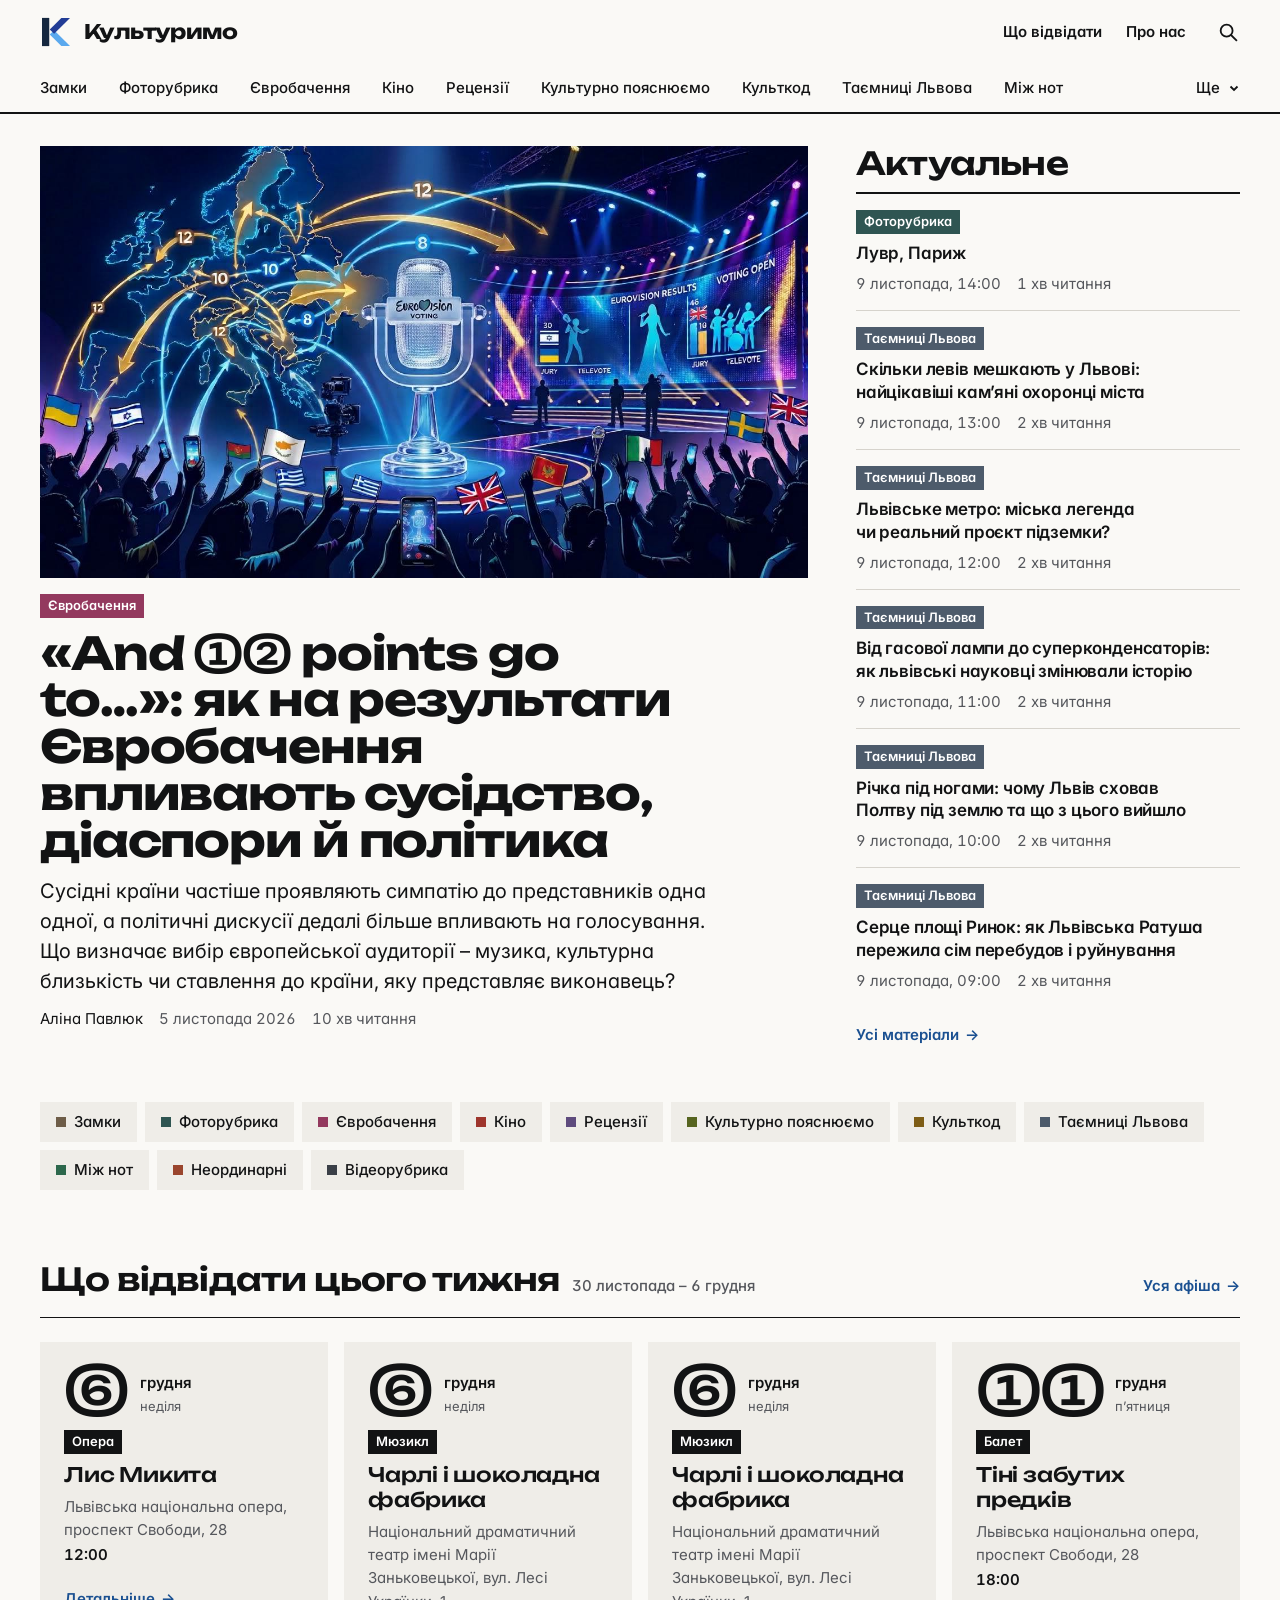
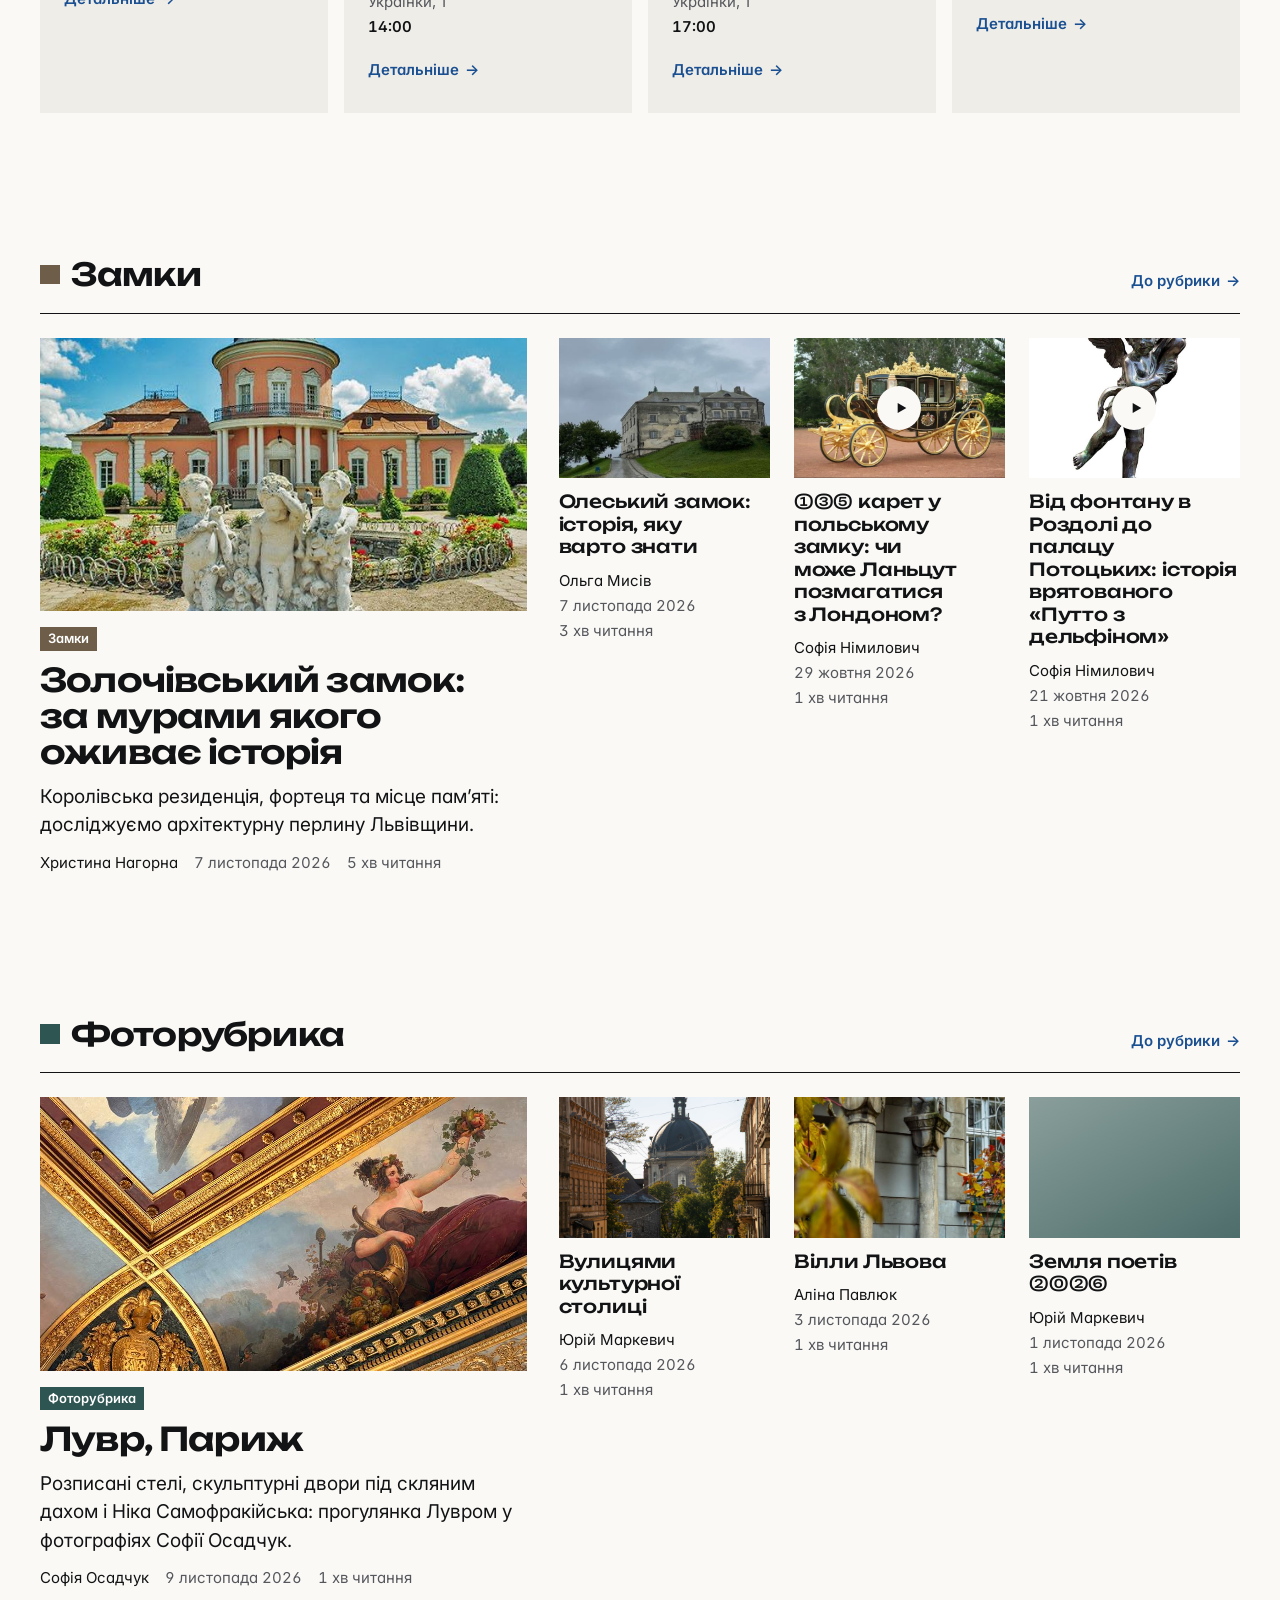
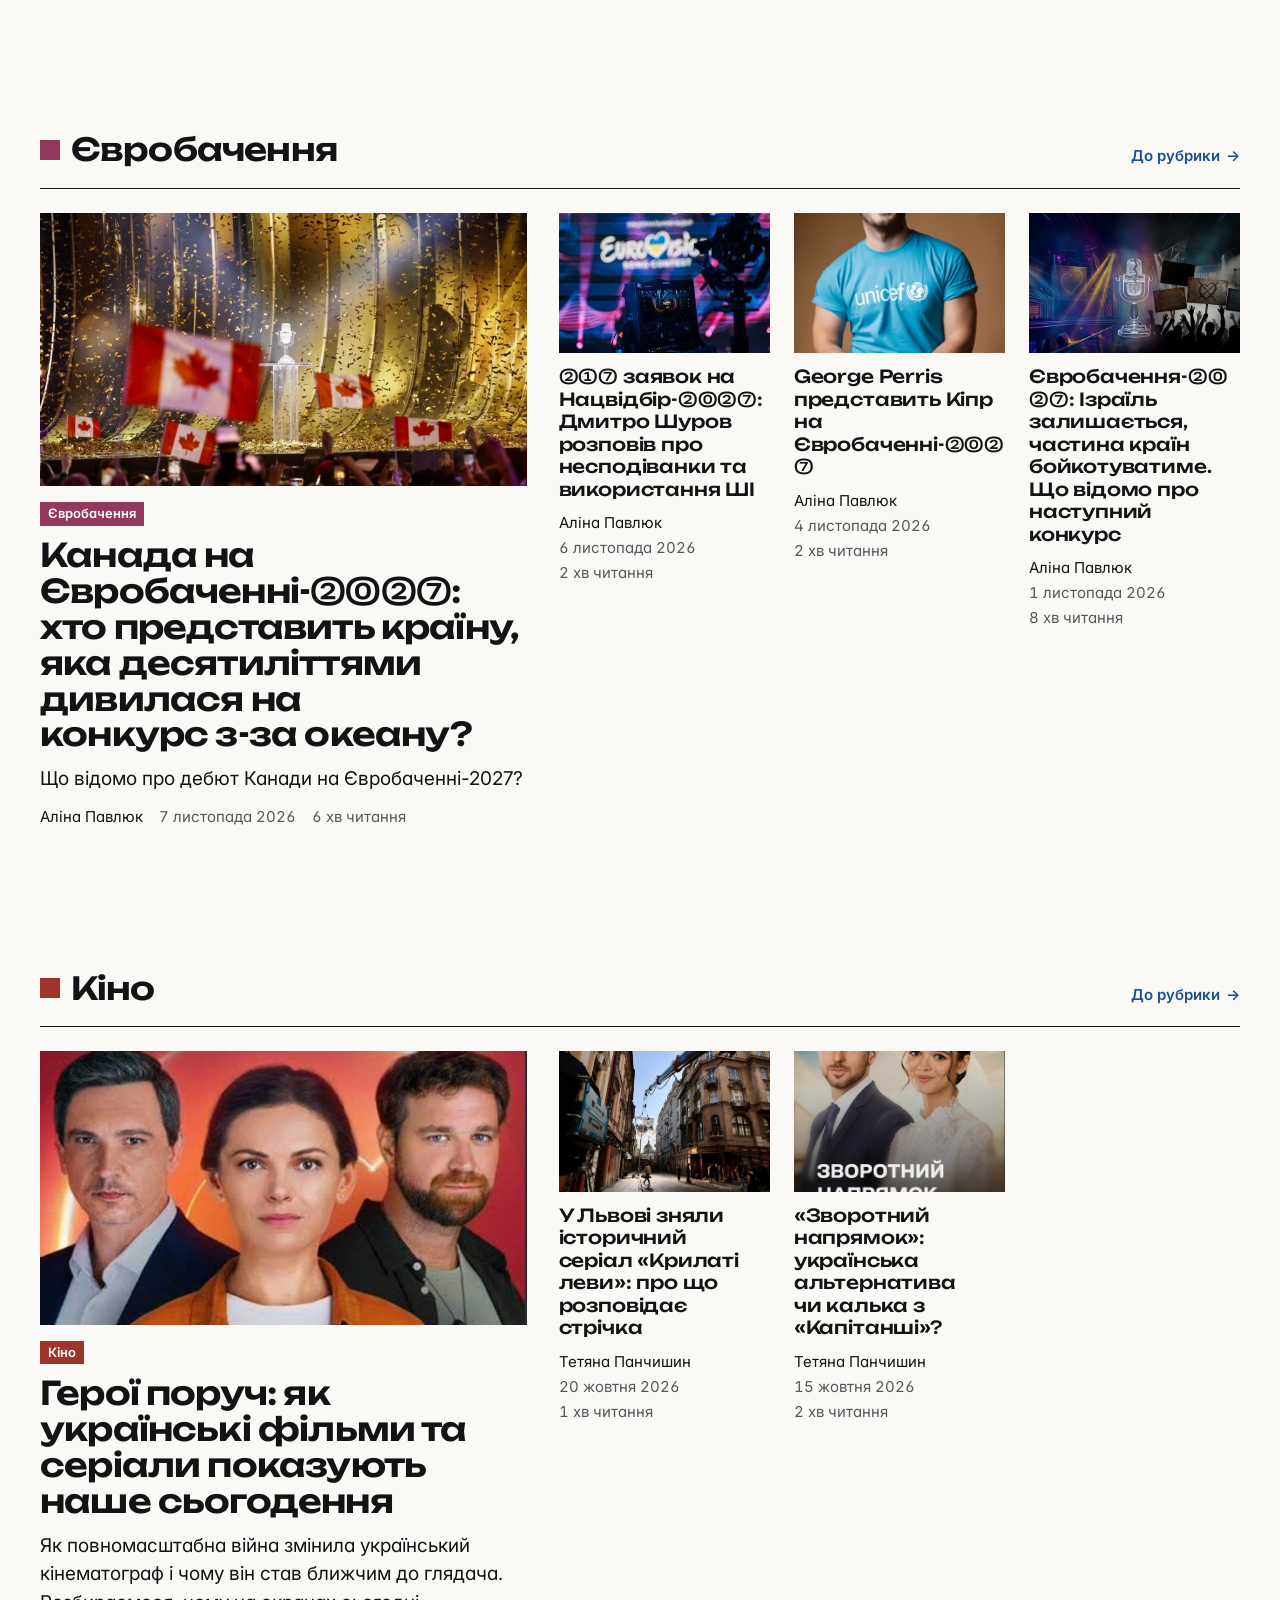
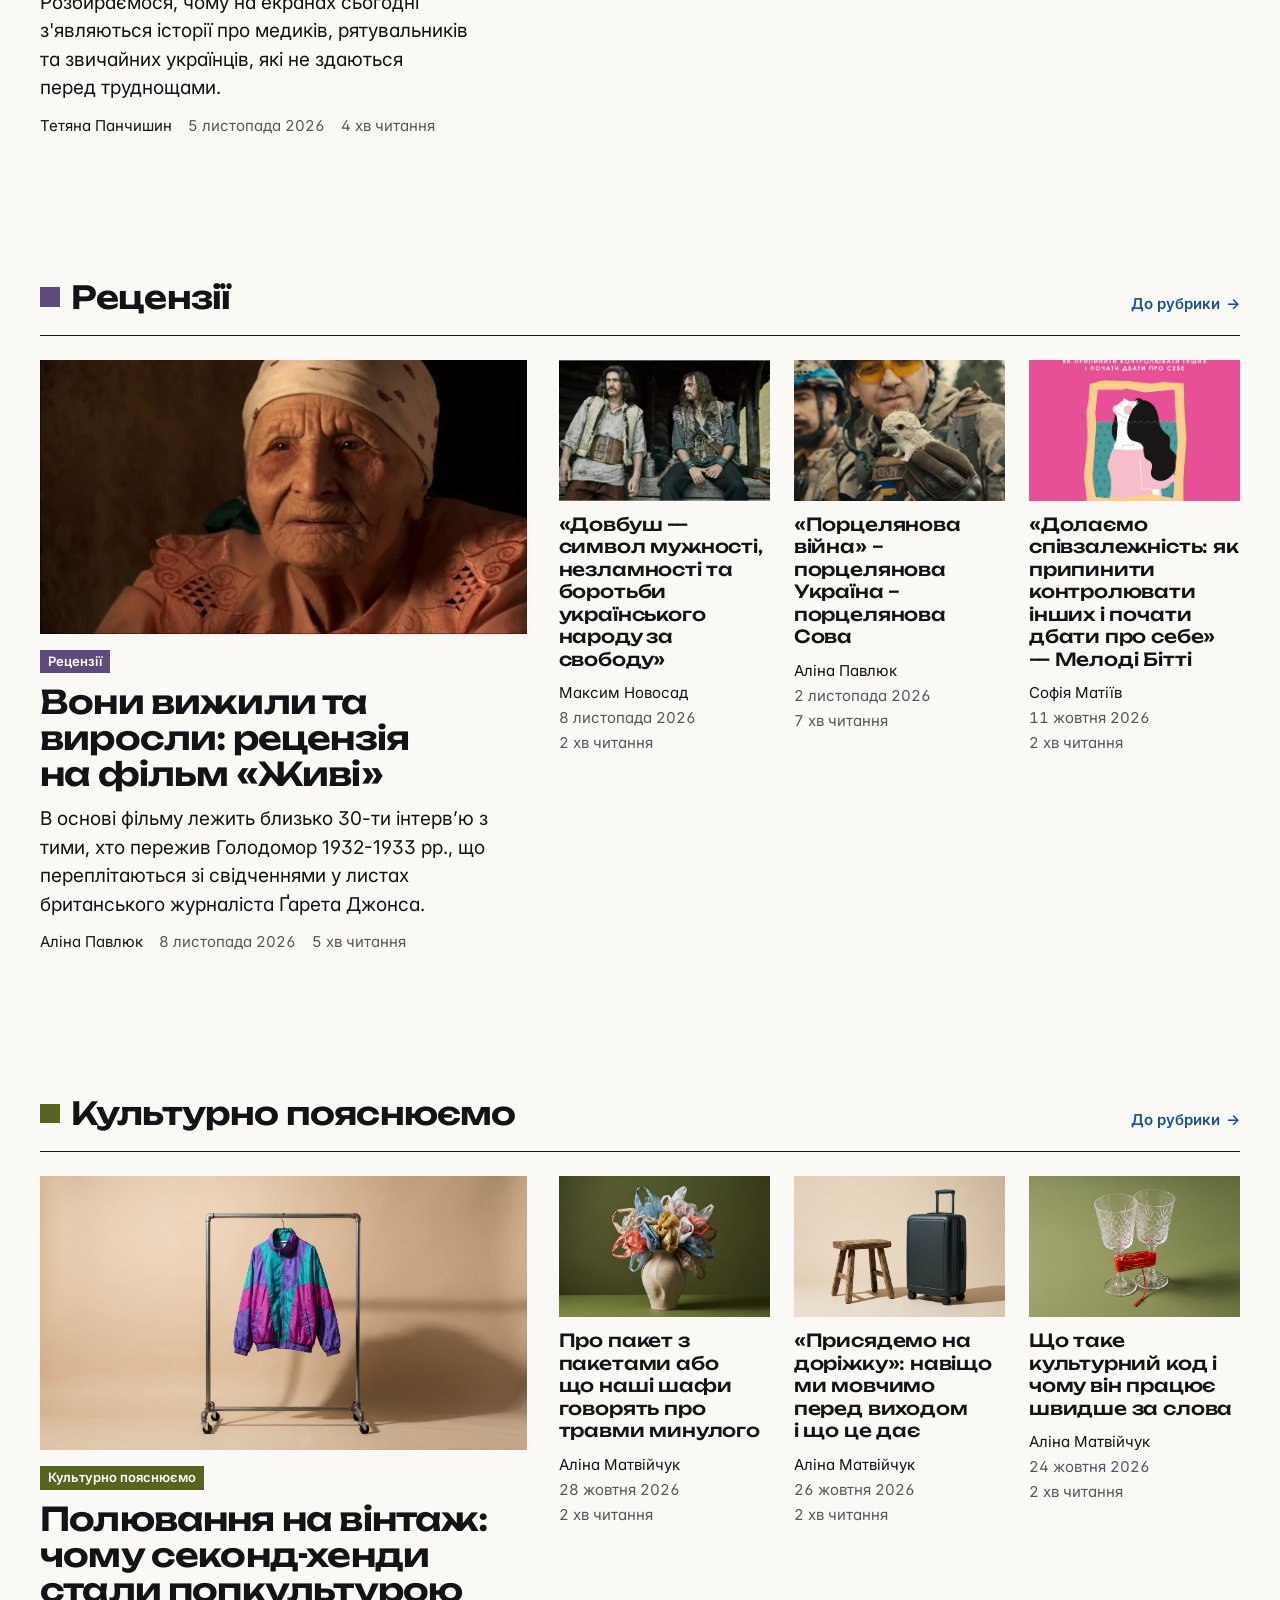
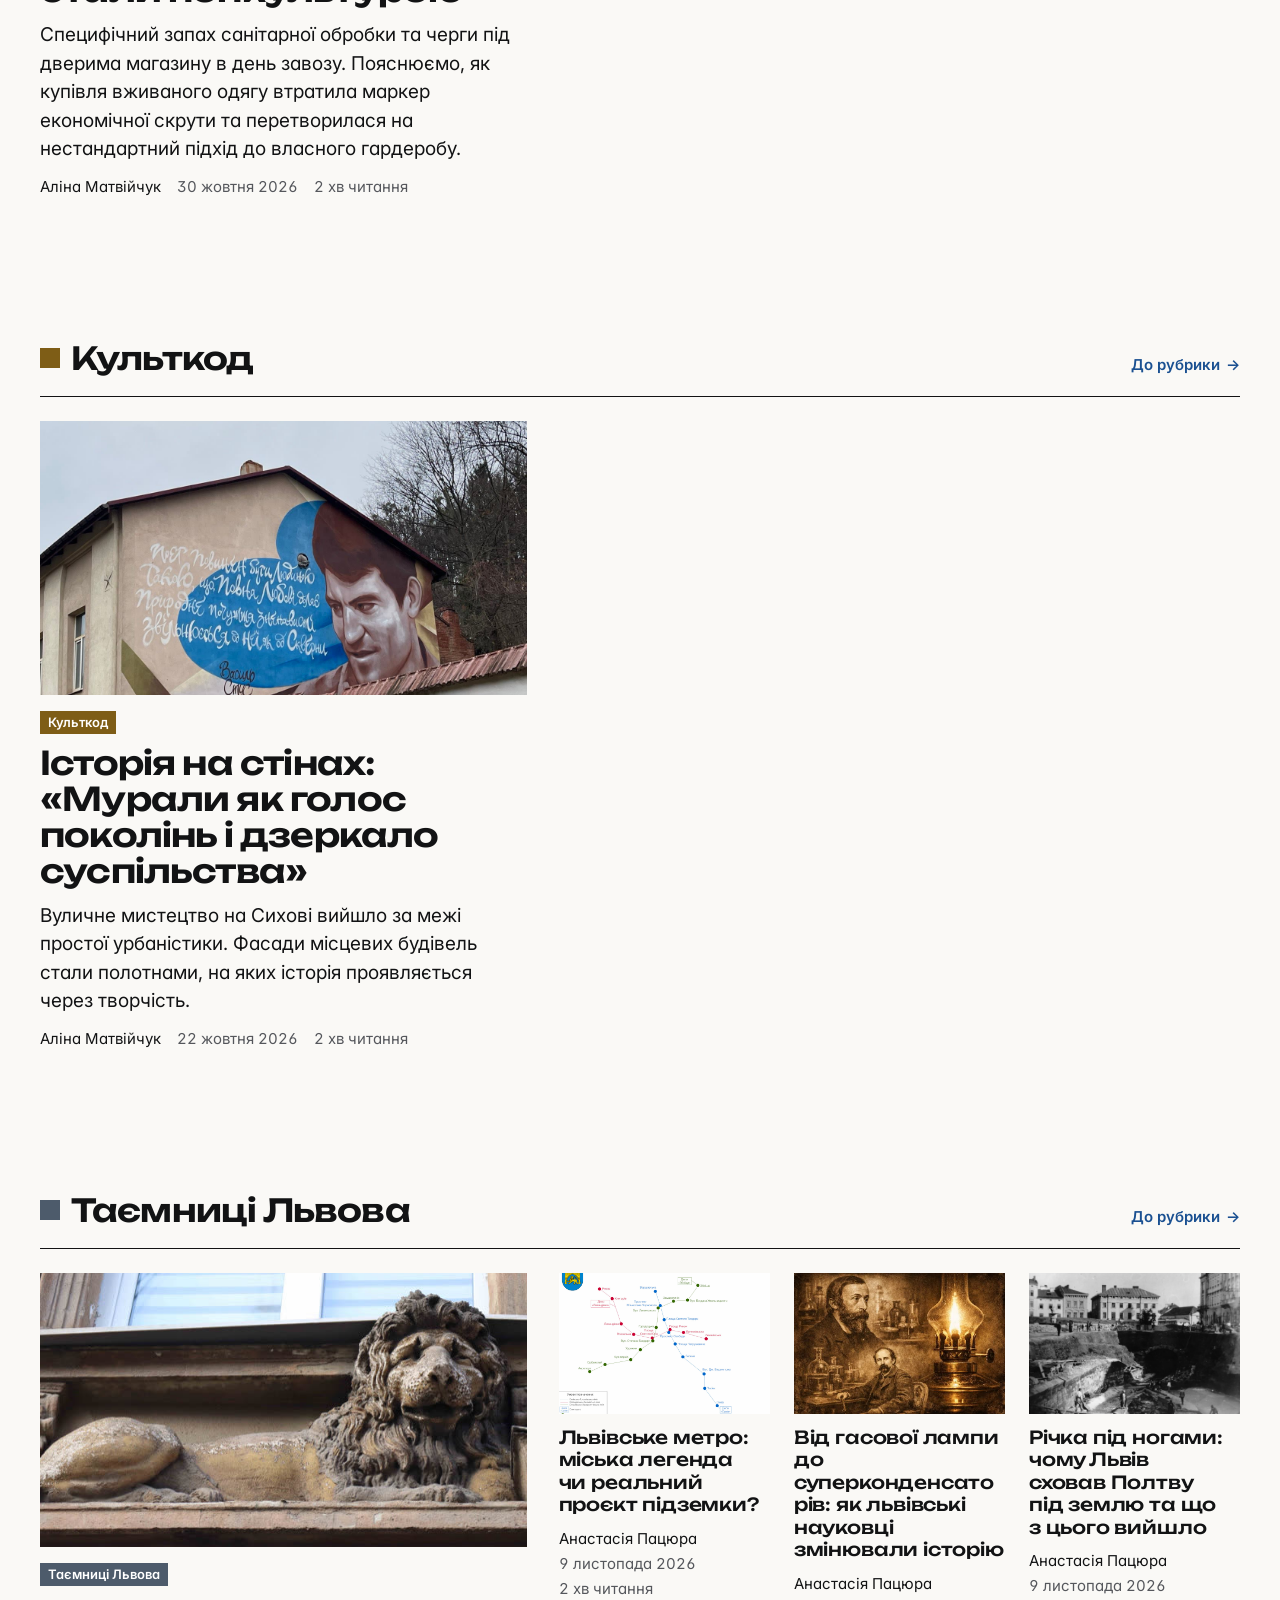
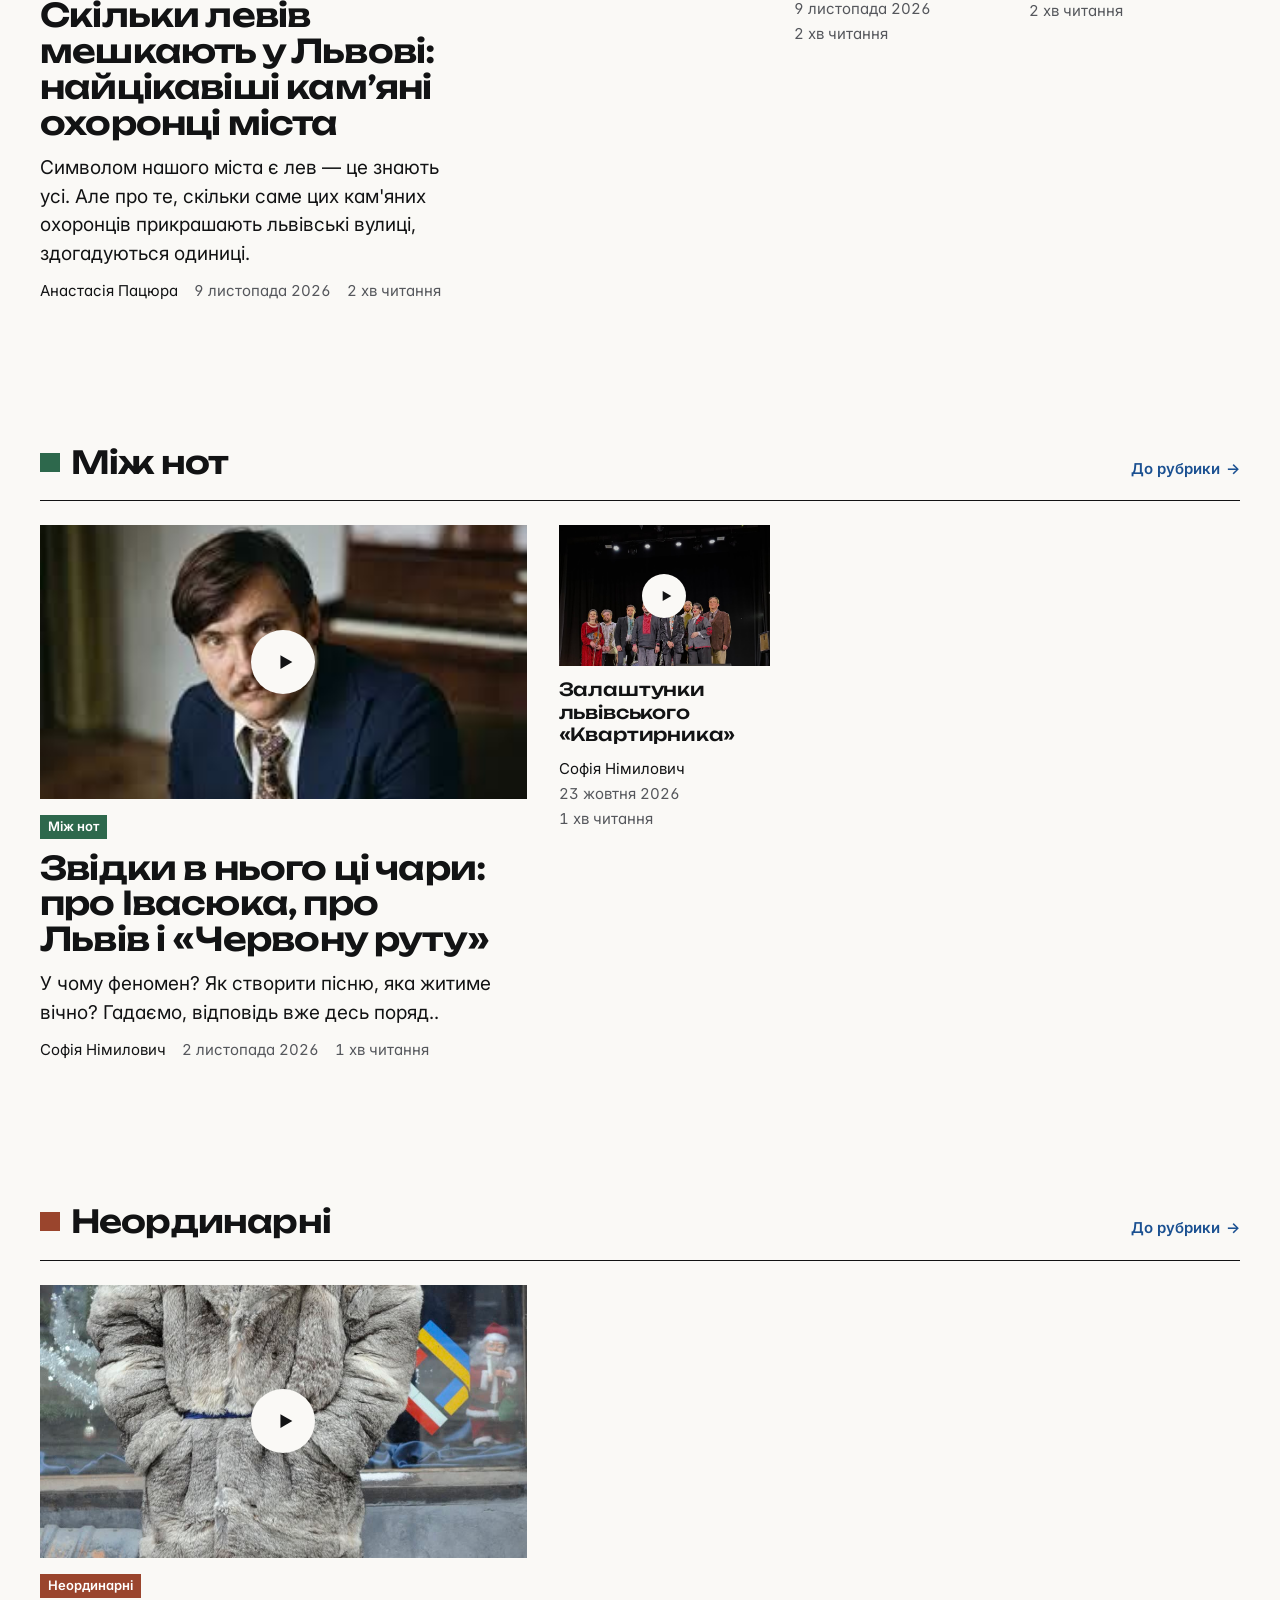
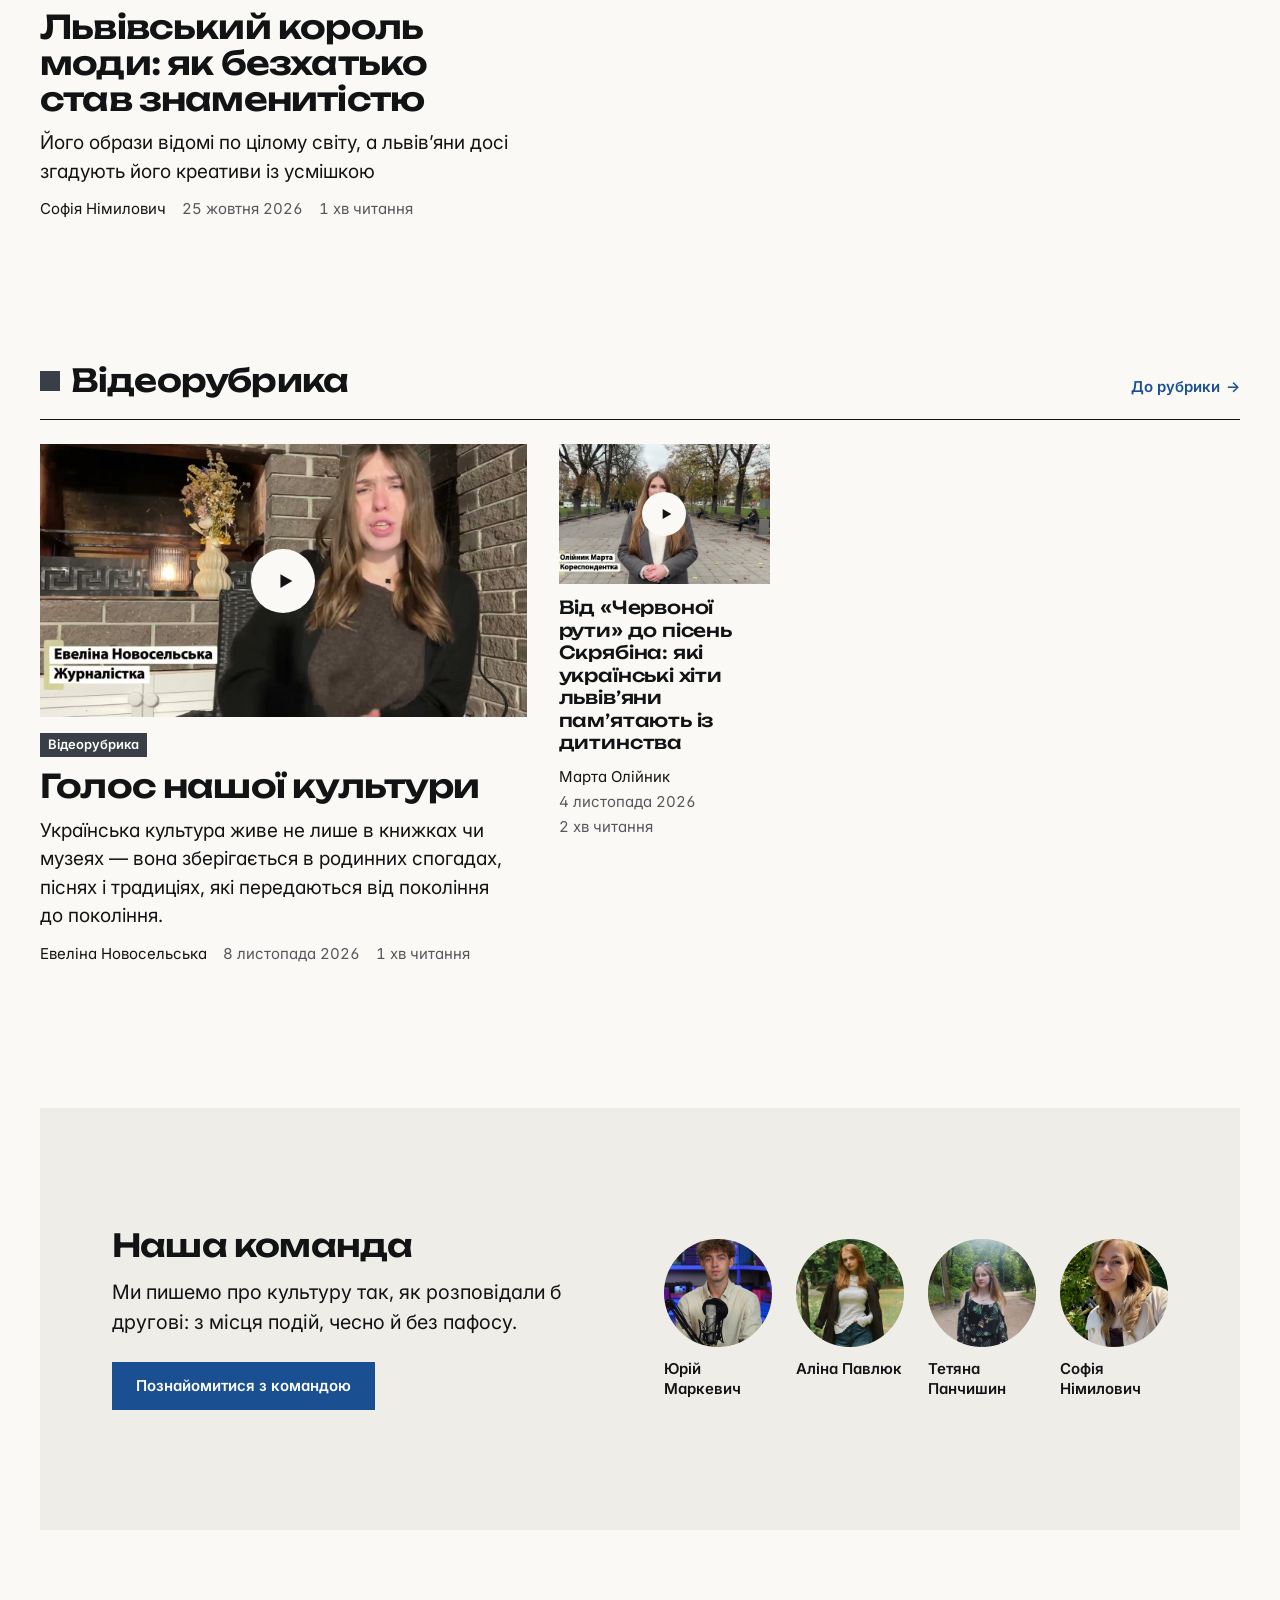
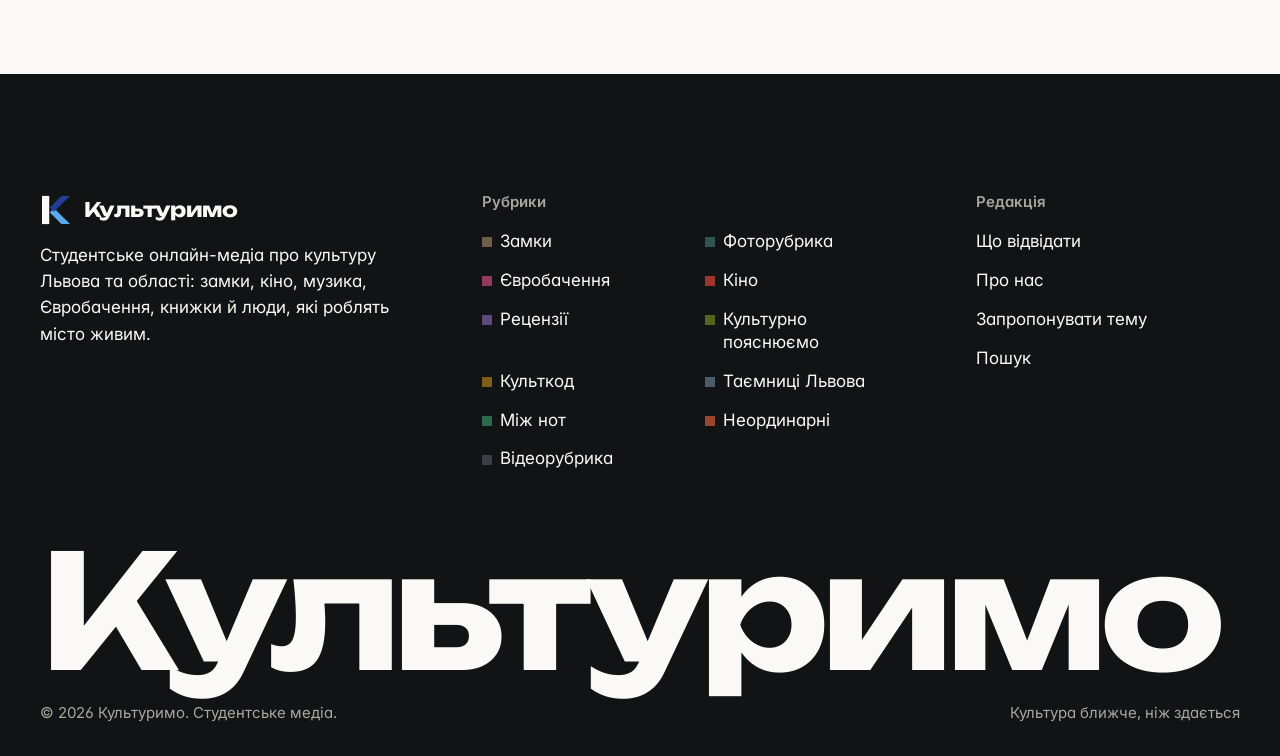
<file: index.html>
<!DOCTYPE html>
<html lang="uk">
<head>
  <meta charset="UTF-8">
  <meta name="viewport" content="width=device-width, initial-scale=1">
  <title>Культуримо — культура Львова ближче, ніж здається</title>
  <meta name="description" content="Студентське онлайн-медіа про культуру Львова та області: замки, кіно, музика, Євробачення, книжки й неординарні люди.">
  <meta name="theme-color" content="#FAF9F6">

  <!-- Open Graph: як сторінка виглядає в месенджерах. Картинка — assets/og-cover.jpg (1200×630); якщо зміниться домен сайту, заміни адресу в og:image. -->
  <meta property="og:type" content="website">
  <meta property="og:site_name" content="Культуримо">
  <meta property="og:locale" content="uk_UA">
  <meta property="og:title" content="Культуримо — культура Львова ближче, ніж здається">
  <meta property="og:description" content="Студентське онлайн-медіа про культуру Львова та області: замки, кіно, музика, Євробачення, книжки й неординарні люди.">
  <meta property="og:image" content="https://kulturymo.vercel.app/assets/og-cover.jpg">
  <meta property="og:image:width" content="1200">
  <meta property="og:image:height" content="630">
  <meta property="og:image:alt" content="Вулиця Львова з куполом храму — Культуримо">
  <meta name="twitter:card" content="summary_large_image">

  <link rel="icon" href="assets/logo.svg" type="image/svg+xml">

  <!-- Шрифти: Unbounded (заголовки), Inter (текст), Source Serif 4 (текст статей) -->
  <link rel="preconnect" href="https://fonts.googleapis.com">
  <link rel="preconnect" href="https://fonts.gstatic.com" crossorigin>
  <link rel="stylesheet" href="https://fonts.googleapis.com/css2?family=Inter:wght@400;500;600&family=Source+Serif+4:ital,opsz,wght@0,8..60,400;0,8..60,600;1,8..60,400&family=Unbounded:wght@500;600;700&display=swap">

  <link rel="stylesheet" href="css/style.css">
  <!-- home.js сам підключає main.js (шапка й футер) -->
  <script type="module" src="js/home.js"></script>
</head>
<body data-page="home">
  <a class="skip-link" href="#main">Перейти до змісту</a>

  <!-- Шапка рендериться з js/main.js -->
  <header class="site-header" data-site-header></header>

  <!-- Уміст головної рендериться з js/home.js за даними з js/data.js -->
  <main id="main" tabindex="-1">
    <noscript>
      <section class="container empty-state">
        <h1 class="h-page">Культуримо</h1>
        <p class="lead">Щоб побачити матеріали, увімкни JavaScript у браузері.</p>
      </section>
    </noscript>
  </main>

  <!-- Футер рендериться з js/main.js -->
  <footer class="site-footer" data-site-footer></footer>
</body>
</html>
</file>
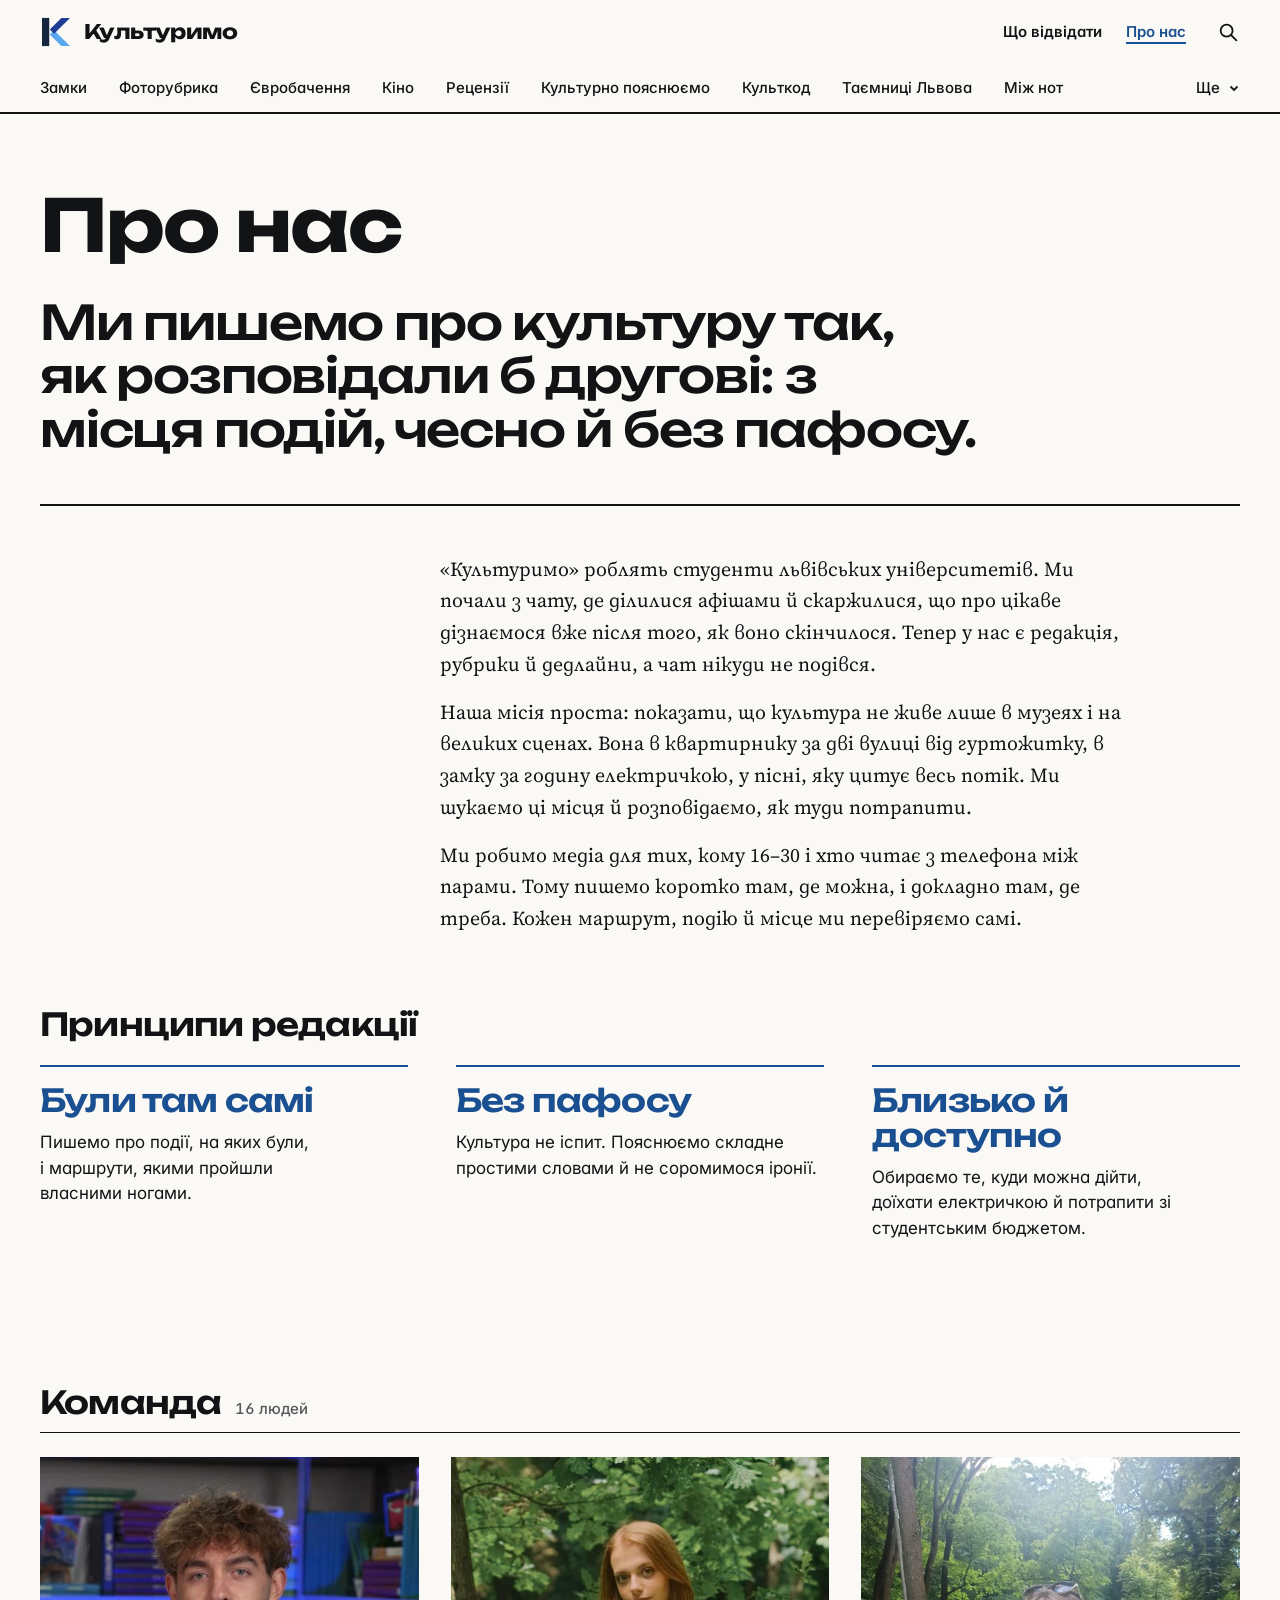
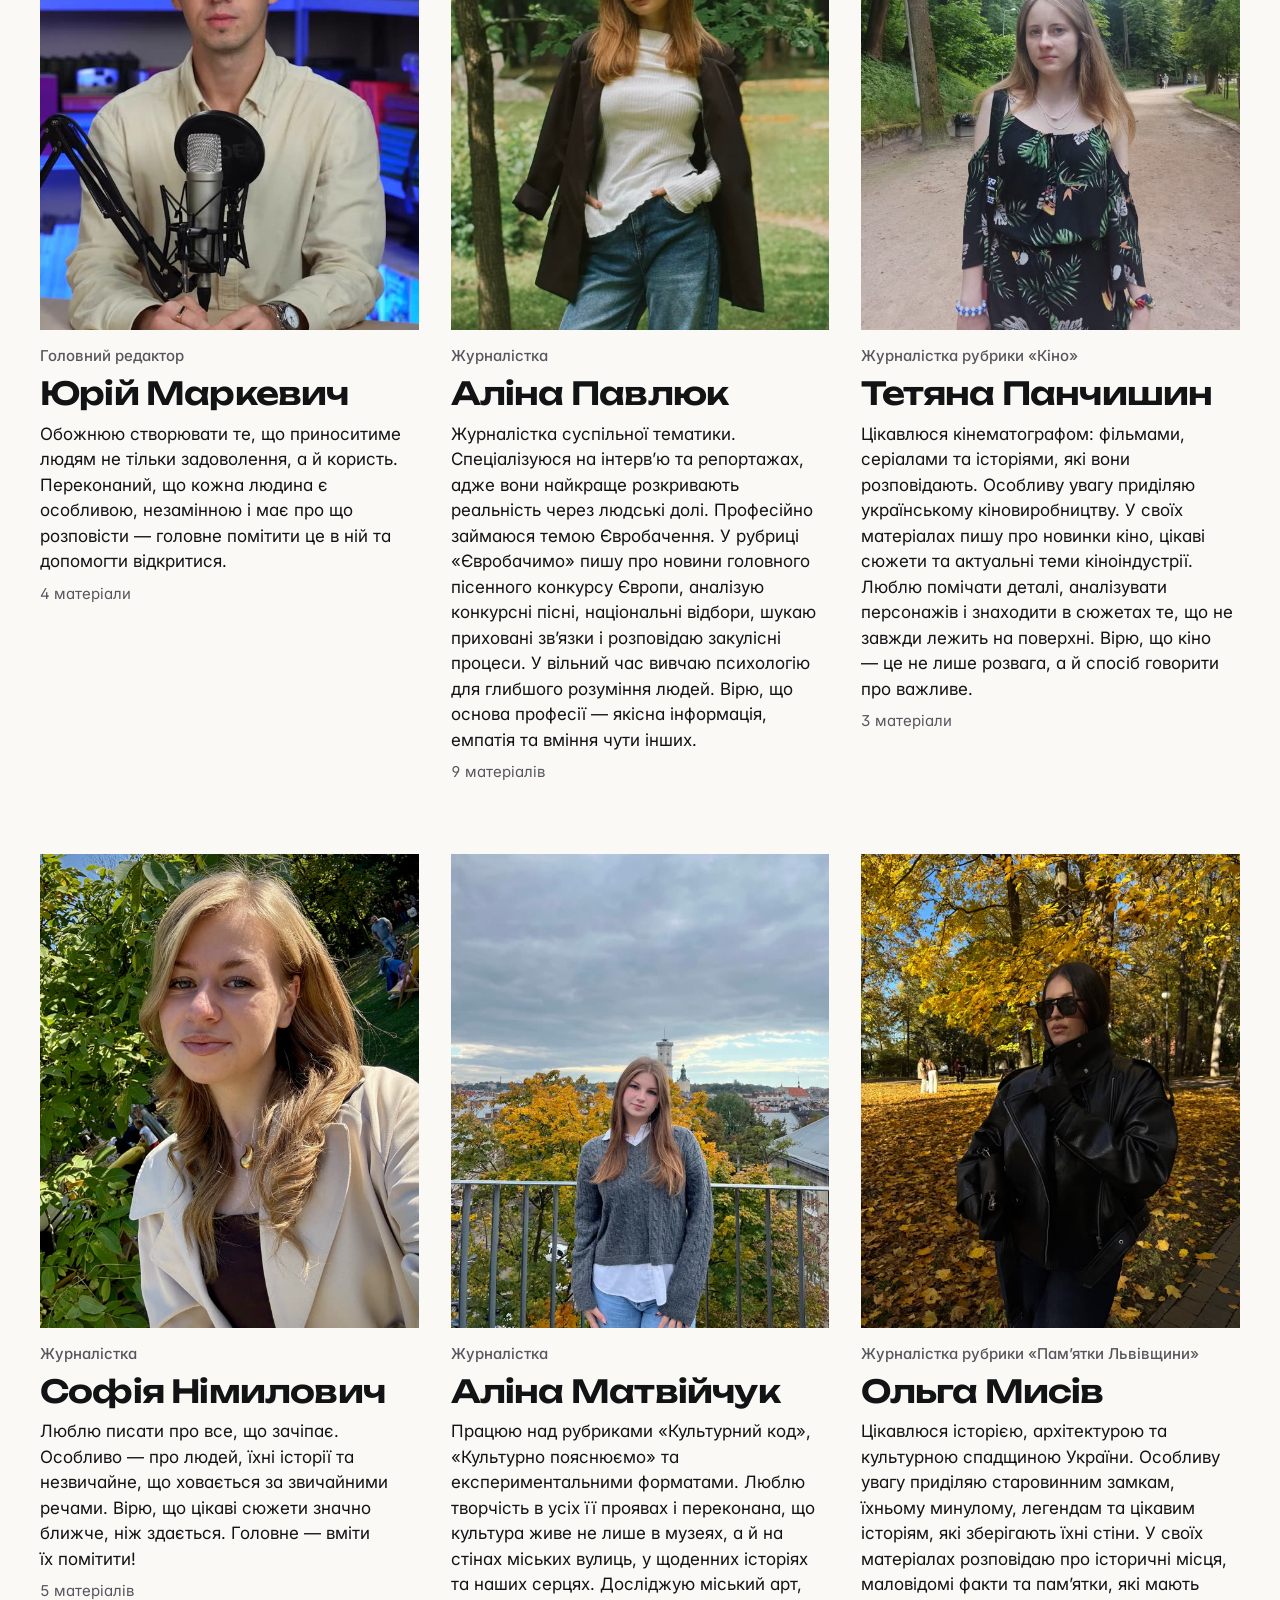
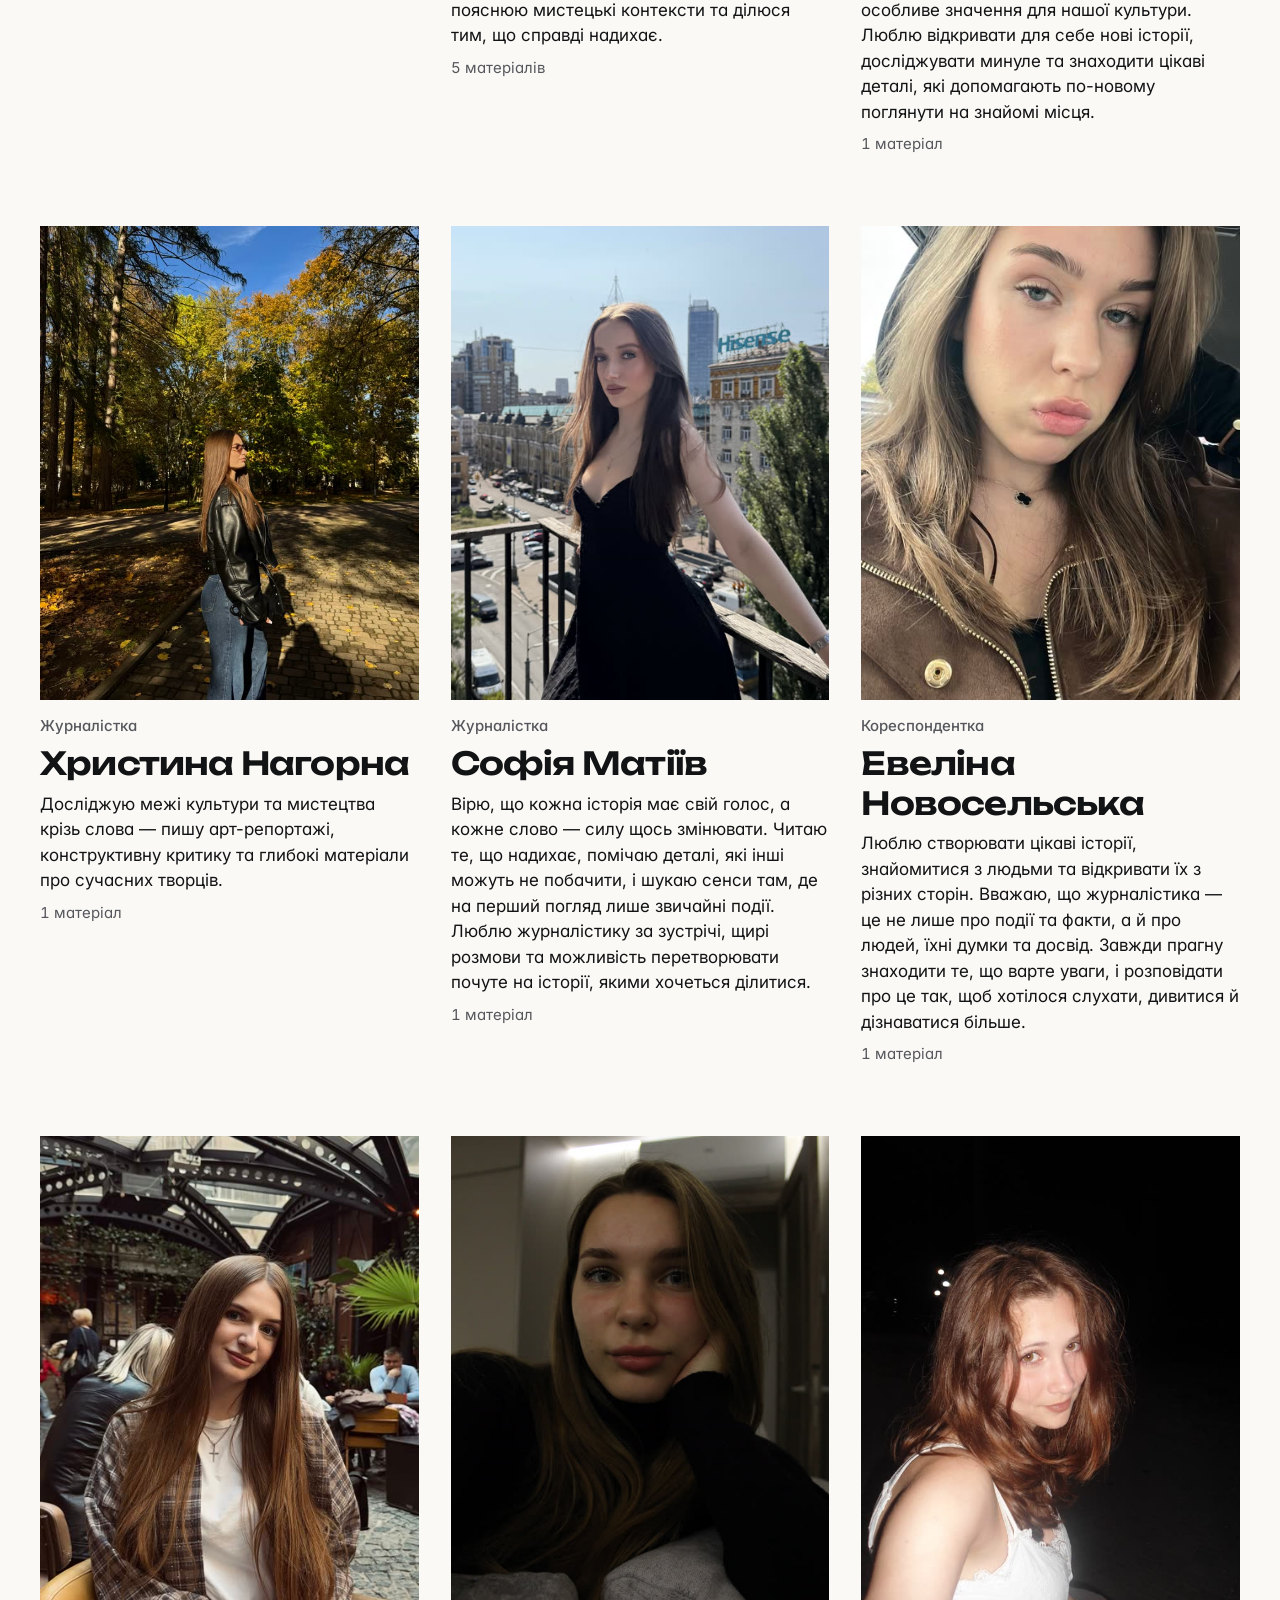
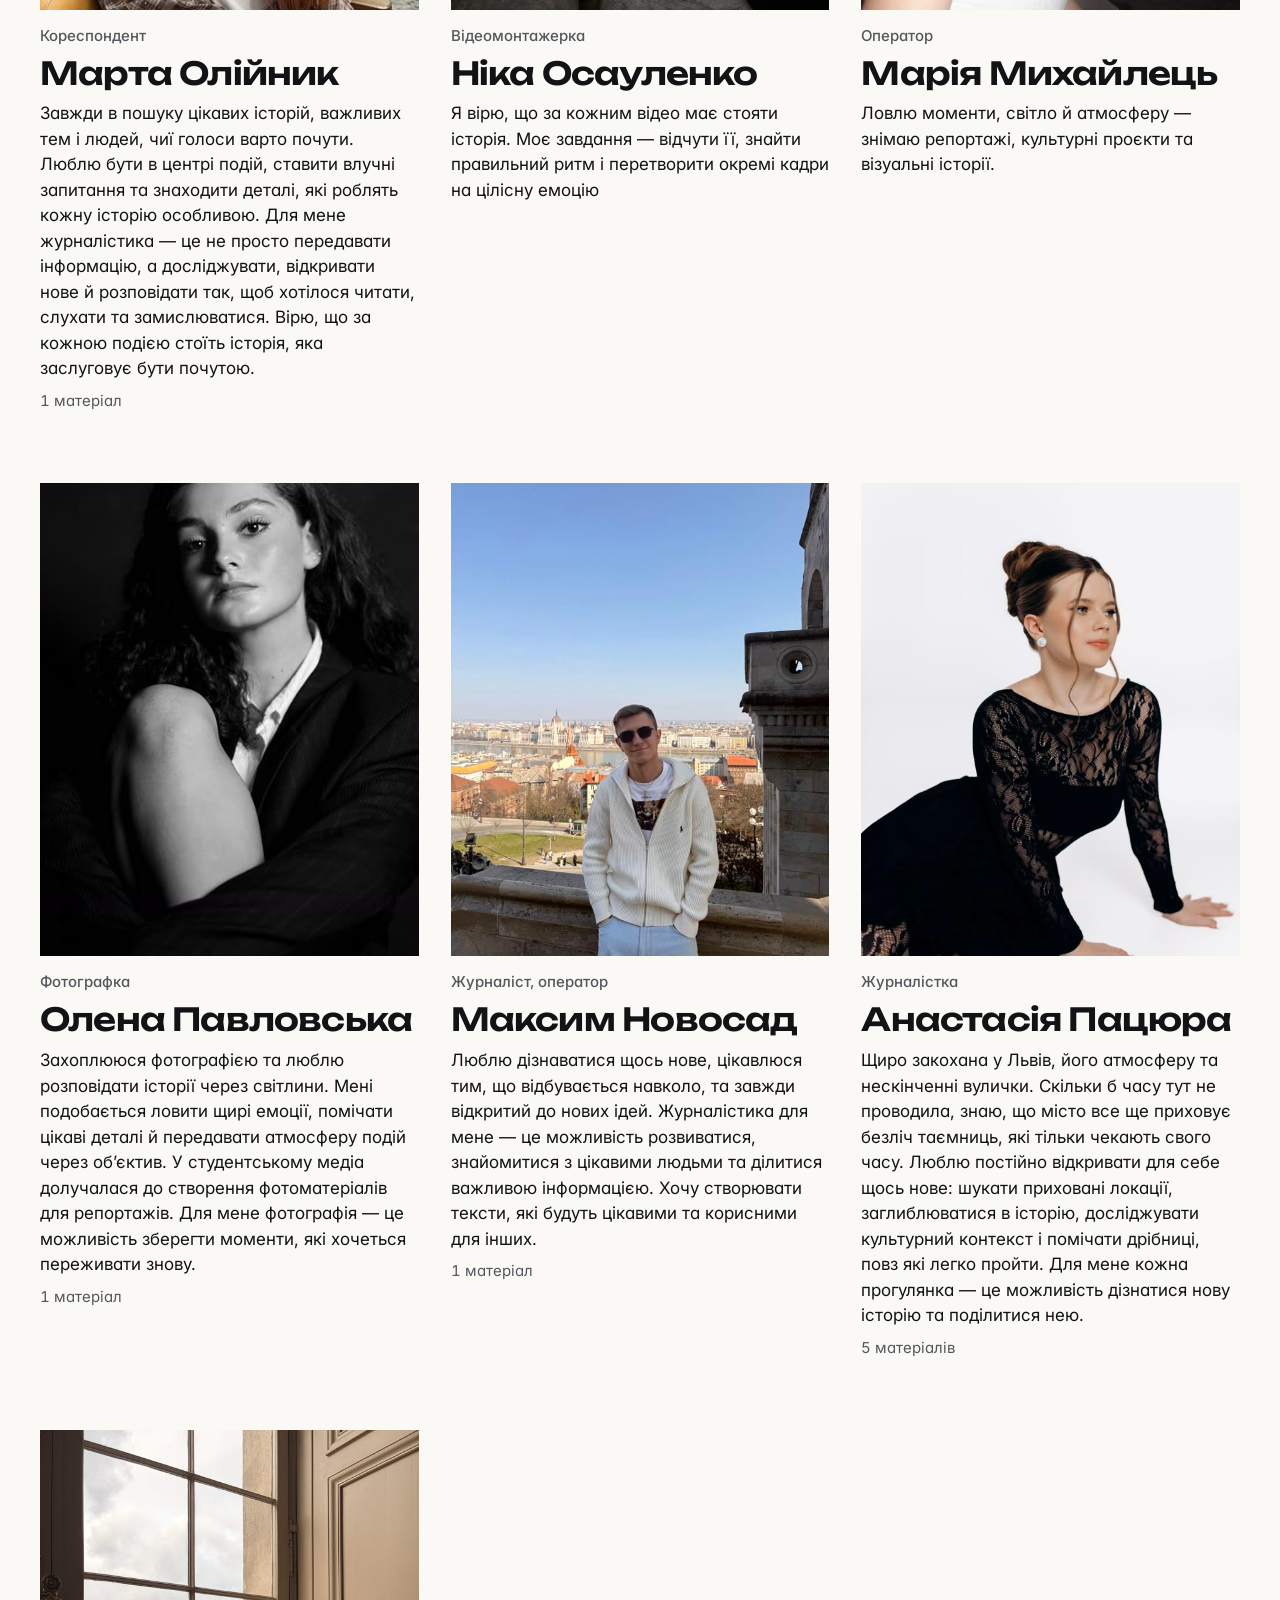
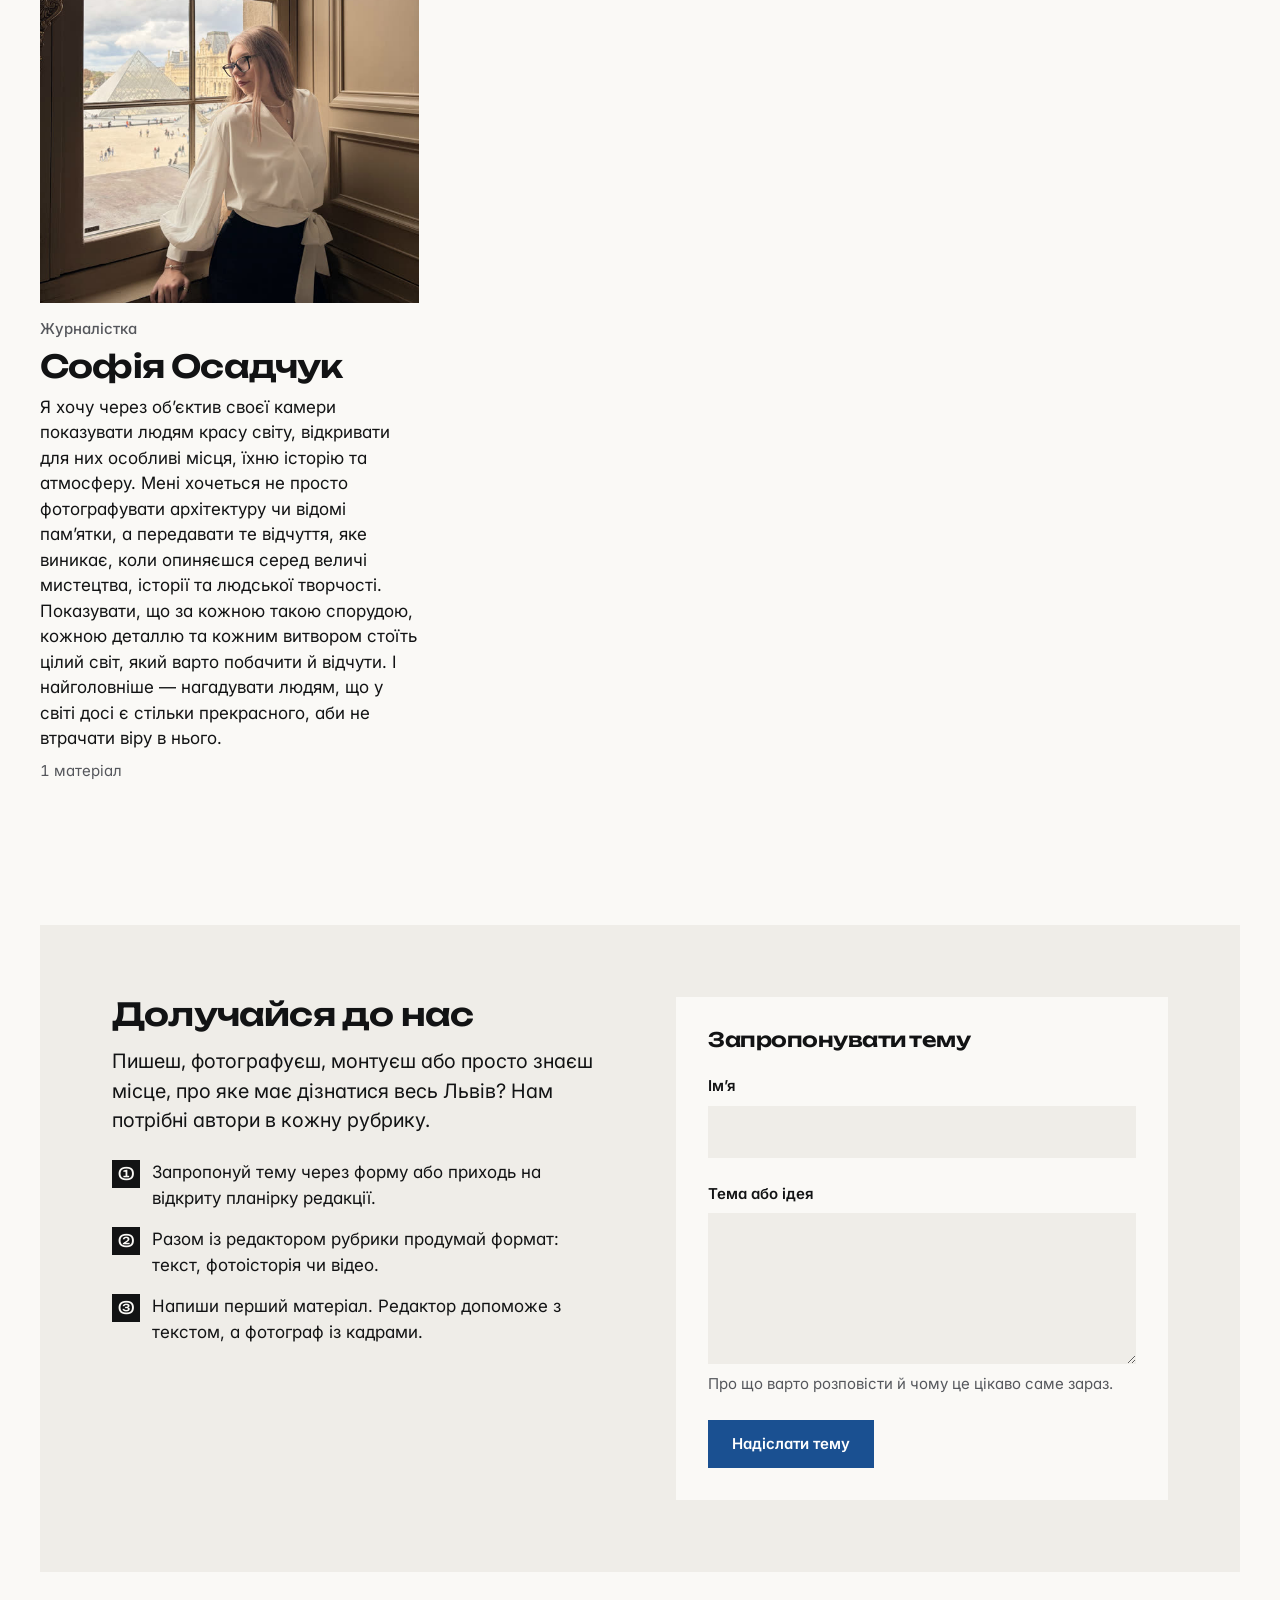
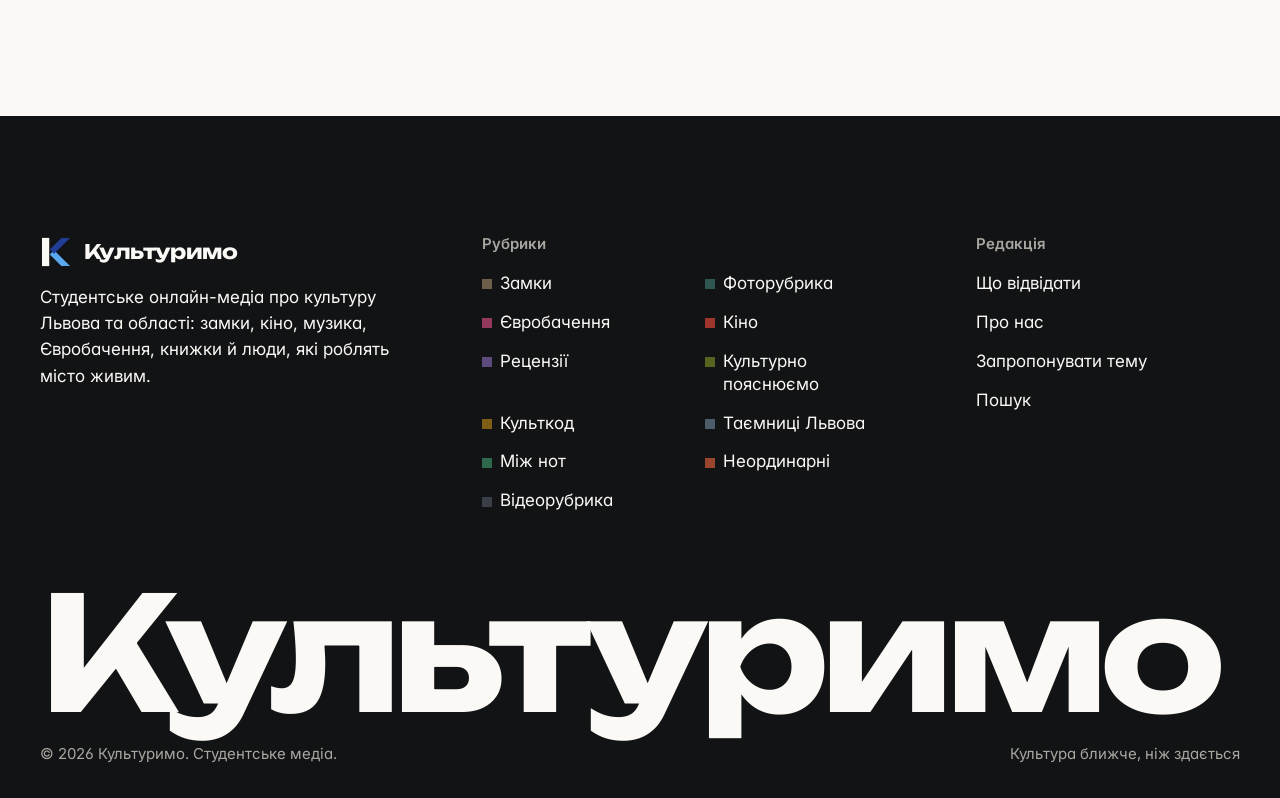
<file: about.html>
<!DOCTYPE html>
<html lang="uk">
<head>
  <meta charset="UTF-8">
  <meta name="viewport" content="width=device-width, initial-scale=1">
  <title>Про нас — Культуримо</title>
  <meta name="description" content="Хто робить «Культуримо»: редакція студентського медіа про культуру Львова. Як долучитися й запропонувати тему.">
  <meta name="theme-color" content="#FAF9F6">

  <!-- Open Graph: як сторінка виглядає в месенджерах. Картинка — assets/og-cover.jpg (1200×630); якщо зміниться домен сайту, заміни адресу в og:image. -->
  <meta property="og:type" content="website">
  <meta property="og:site_name" content="Культуримо">
  <meta property="og:locale" content="uk_UA">
  <meta property="og:title" content="Про нас — Культуримо">
  <meta property="og:description" content="Хто робить «Культуримо»: редакція студентського медіа про культуру Львова. Як долучитися й запропонувати тему.">
  <meta property="og:image" content="https://kulturymo.vercel.app/assets/og-cover.jpg">
  <meta property="og:image:width" content="1200">
  <meta property="og:image:height" content="630">
  <meta property="og:image:alt" content="Вулиця Львова з куполом храму — Культуримо">
  <meta name="twitter:card" content="summary_large_image">

  <link rel="icon" href="assets/logo.svg" type="image/svg+xml">

  <!-- Шрифти: Unbounded (заголовки), Inter (текст), Source Serif 4 (текст статей) -->
  <link rel="preconnect" href="https://fonts.googleapis.com">
  <link rel="preconnect" href="https://fonts.gstatic.com" crossorigin>
  <link rel="stylesheet" href="https://fonts.googleapis.com/css2?family=Inter:wght@400;500;600&family=Source+Serif+4:ital,opsz,wght@0,8..60,400;0,8..60,600;1,8..60,400&family=Unbounded:wght@500;600;700&display=swap">

  <link rel="stylesheet" href="css/style.css">
  <!-- about.js сам підключає main.js (шапка й футер) -->
  <script type="module" src="js/about.js"></script>
</head>
<body data-page="about">
  <a class="skip-link" href="#main">Перейти до змісту</a>

  <!-- Шапка рендериться з js/main.js -->
  <header class="site-header" data-site-header></header>

  <!-- Уміст рендериться з js/about.js за даними з js/data.js -->
  <main id="main" tabindex="-1">
    <noscript>
      <section class="container empty-state">
        <p class="lead">Щоб побачити цю сторінку, увімкни JavaScript у браузері.</p>
      </section>
    </noscript>
  </main>

  <!-- Футер рендериться з js/main.js -->
  <footer class="site-footer" data-site-footer></footer>
</body>
</html>
</file>
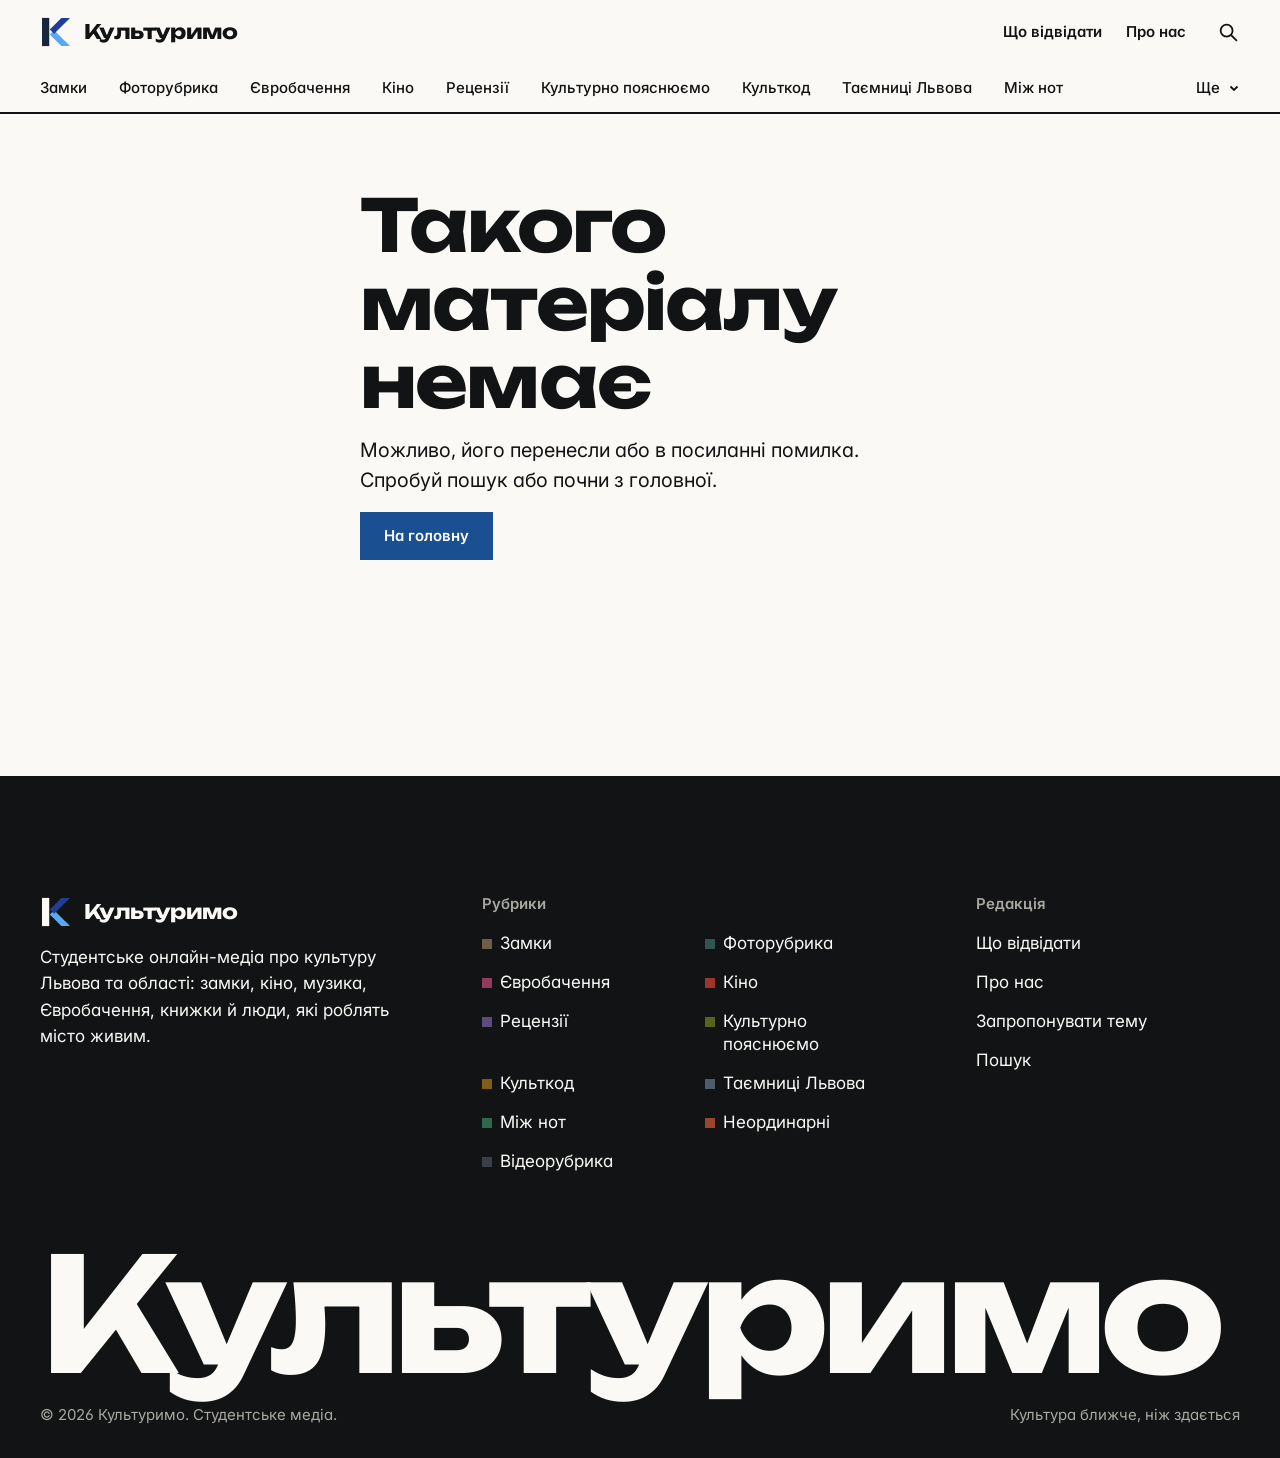
<file: article.html>
<!DOCTYPE html>
<html lang="uk">
<head>
  <meta charset="UTF-8">
  <meta name="viewport" content="width=device-width, initial-scale=1">
  <title>Матеріал — Культуримо</title>
  <meta name="description" content="Матеріал студентського медіа «Культуримо» про культуру Львова.">
  <meta name="theme-color" content="#FAF9F6">

  <!-- Open Graph: як сторінка виглядає в месенджерах. Картинка — assets/og-cover.jpg (1200×630); якщо зміниться домен сайту, заміни адресу в og:image. -->
  <meta property="og:type" content="article">
  <meta property="og:site_name" content="Культуримо">
  <meta property="og:locale" content="uk_UA">
  <meta property="og:title" content="Матеріал — Культуримо">
  <meta property="og:description" content="Матеріал студентського медіа «Культуримо» про культуру Львова.">
  <meta property="og:image" content="https://kulturymo.vercel.app/assets/og-cover.jpg">
  <meta property="og:image:width" content="1200">
  <meta property="og:image:height" content="630">
  <meta property="og:image:alt" content="Вулиця Львова з куполом храму — Культуримо">
  <meta name="twitter:card" content="summary_large_image">

  <link rel="icon" href="assets/logo.svg" type="image/svg+xml">

  <!-- Шрифти: Unbounded (заголовки), Inter (текст), Source Serif 4 (текст статей) -->
  <link rel="preconnect" href="https://fonts.googleapis.com">
  <link rel="preconnect" href="https://fonts.gstatic.com" crossorigin>
  <link rel="stylesheet" href="https://fonts.googleapis.com/css2?family=Inter:wght@400;500;600&family=Source+Serif+4:ital,opsz,wght@0,8..60,400;0,8..60,600;1,8..60,400&family=Unbounded:wght@500;600;700&display=swap">

  <link rel="stylesheet" href="css/style.css">
  <!-- article.js сам підключає main.js (шапка й футер) -->
  <script type="module" src="js/article.js"></script>
</head>
<body data-page="article">
  <a class="skip-link" href="#main">Перейти до змісту</a>

  <!-- Шапка рендериться з js/main.js -->
  <header class="site-header" data-site-header></header>

  <!-- Уміст рендериться з js/article.js за даними з js/data.js -->
  <main id="main" tabindex="-1">
    <noscript>
      <section class="container empty-state">
        <p class="lead">Щоб побачити матеріали, увімкни JavaScript у браузері.</p>
      </section>
    </noscript>
  </main>

  <!-- Футер рендериться з js/main.js -->
  <footer class="site-footer" data-site-footer></footer>
</body>
</html>
</file>
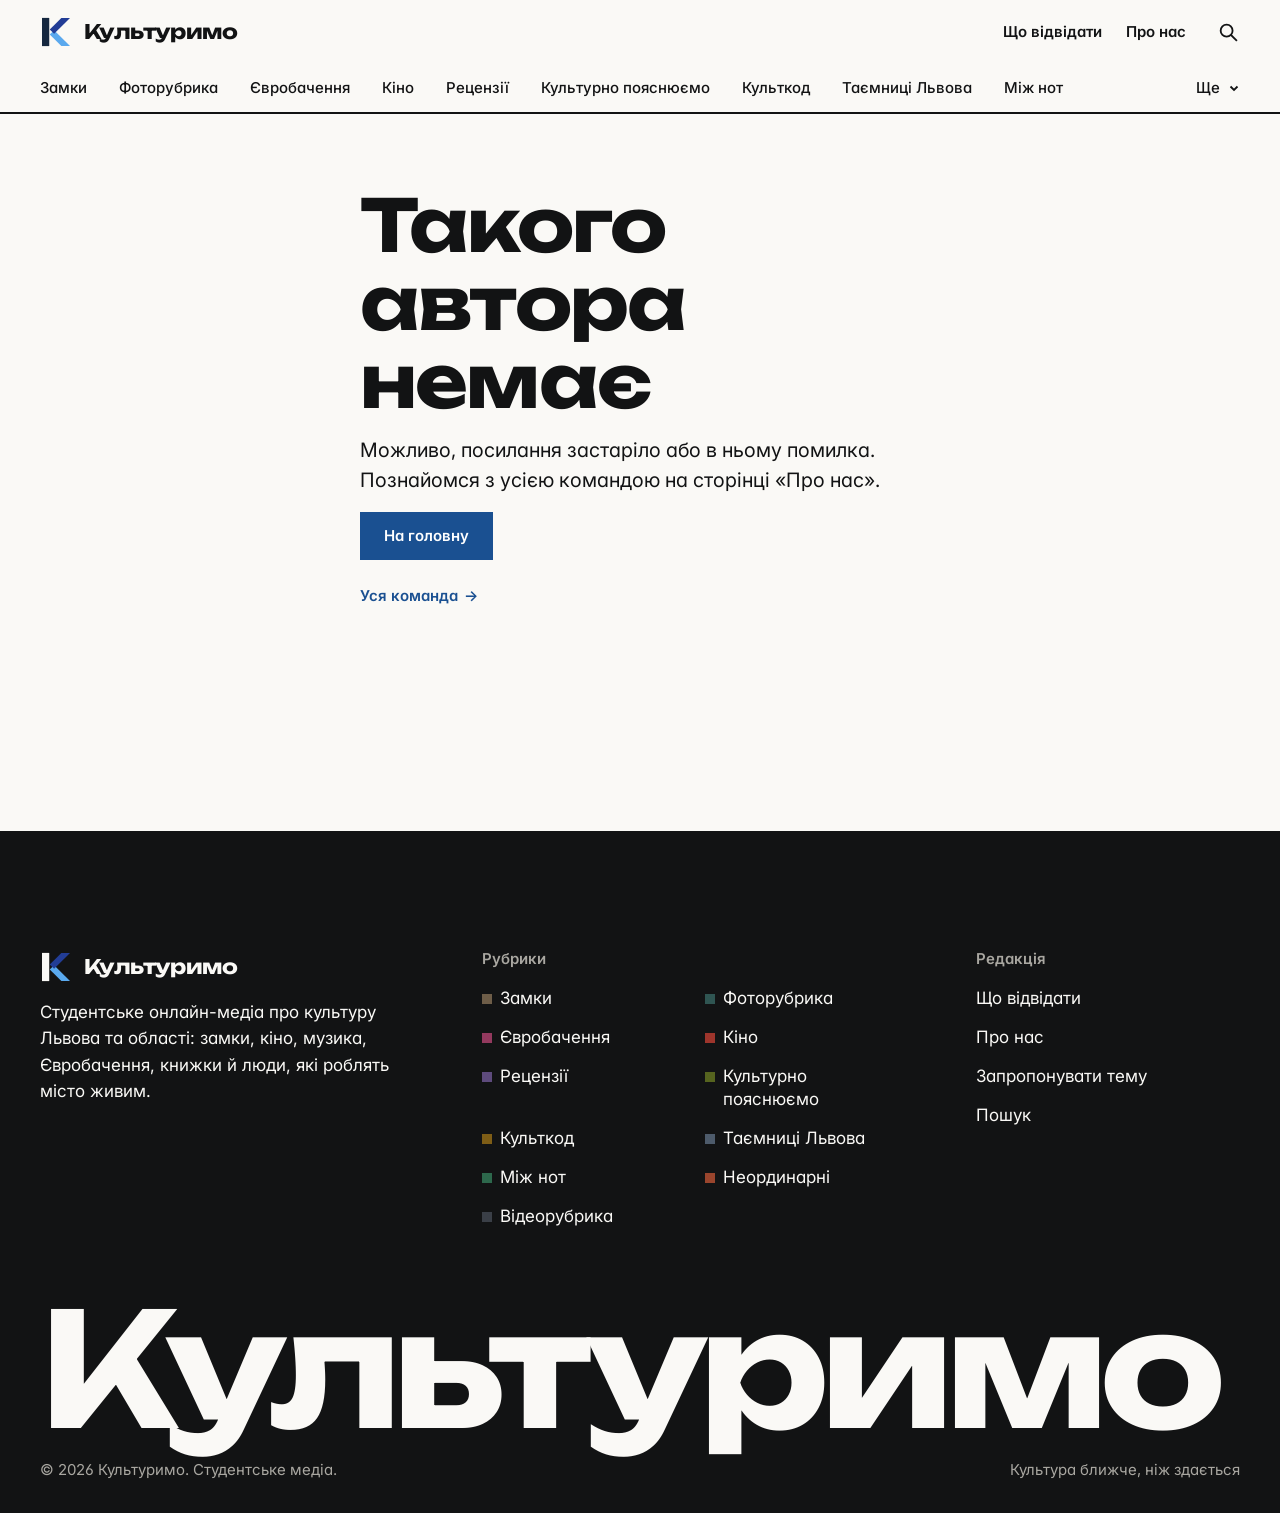
<file: author.html>
<!DOCTYPE html>
<html lang="uk">
<head>
  <meta charset="UTF-8">
  <meta name="viewport" content="width=device-width, initial-scale=1">
  <title>Автор — Культуримо</title>
  <meta name="description" content="Автор студентського медіа «Культуримо» та його матеріали.">
  <meta name="theme-color" content="#FAF9F6">

  <!-- Open Graph: як сторінка виглядає в месенджерах. Картинка — assets/og-cover.jpg (1200×630); якщо зміниться домен сайту, заміни адресу в og:image. -->
  <meta property="og:type" content="profile">
  <meta property="og:site_name" content="Культуримо">
  <meta property="og:locale" content="uk_UA">
  <meta property="og:title" content="Автор — Культуримо">
  <meta property="og:description" content="Автор студентського медіа «Культуримо» та його матеріали.">
  <meta property="og:image" content="https://kulturymo.vercel.app/assets/og-cover.jpg">
  <meta property="og:image:width" content="1200">
  <meta property="og:image:height" content="630">
  <meta property="og:image:alt" content="Вулиця Львова з куполом храму — Культуримо">
  <meta name="twitter:card" content="summary_large_image">

  <link rel="icon" href="assets/logo.svg" type="image/svg+xml">

  <!-- Шрифти: Unbounded (заголовки), Inter (текст), Source Serif 4 (текст статей) -->
  <link rel="preconnect" href="https://fonts.googleapis.com">
  <link rel="preconnect" href="https://fonts.gstatic.com" crossorigin>
  <link rel="stylesheet" href="https://fonts.googleapis.com/css2?family=Inter:wght@400;500;600&family=Source+Serif+4:ital,opsz,wght@0,8..60,400;0,8..60,600;1,8..60,400&family=Unbounded:wght@500;600;700&display=swap">

  <link rel="stylesheet" href="css/style.css">
  <!-- author.js сам підключає main.js (шапка й футер) -->
  <script type="module" src="js/author.js"></script>
</head>
<body data-page="author">
  <a class="skip-link" href="#main">Перейти до змісту</a>

  <!-- Шапка рендериться з js/main.js -->
  <header class="site-header" data-site-header></header>

  <!-- Уміст рендериться з js/author.js за даними з js/data.js -->
  <main id="main" tabindex="-1">
    <noscript>
      <section class="container empty-state">
        <p class="lead">Щоб побачити цю сторінку, увімкни JavaScript у браузері.</p>
      </section>
    </noscript>
  </main>

  <!-- Футер рендериться з js/main.js -->
  <footer class="site-footer" data-site-footer></footer>
</body>
</html>
</file>
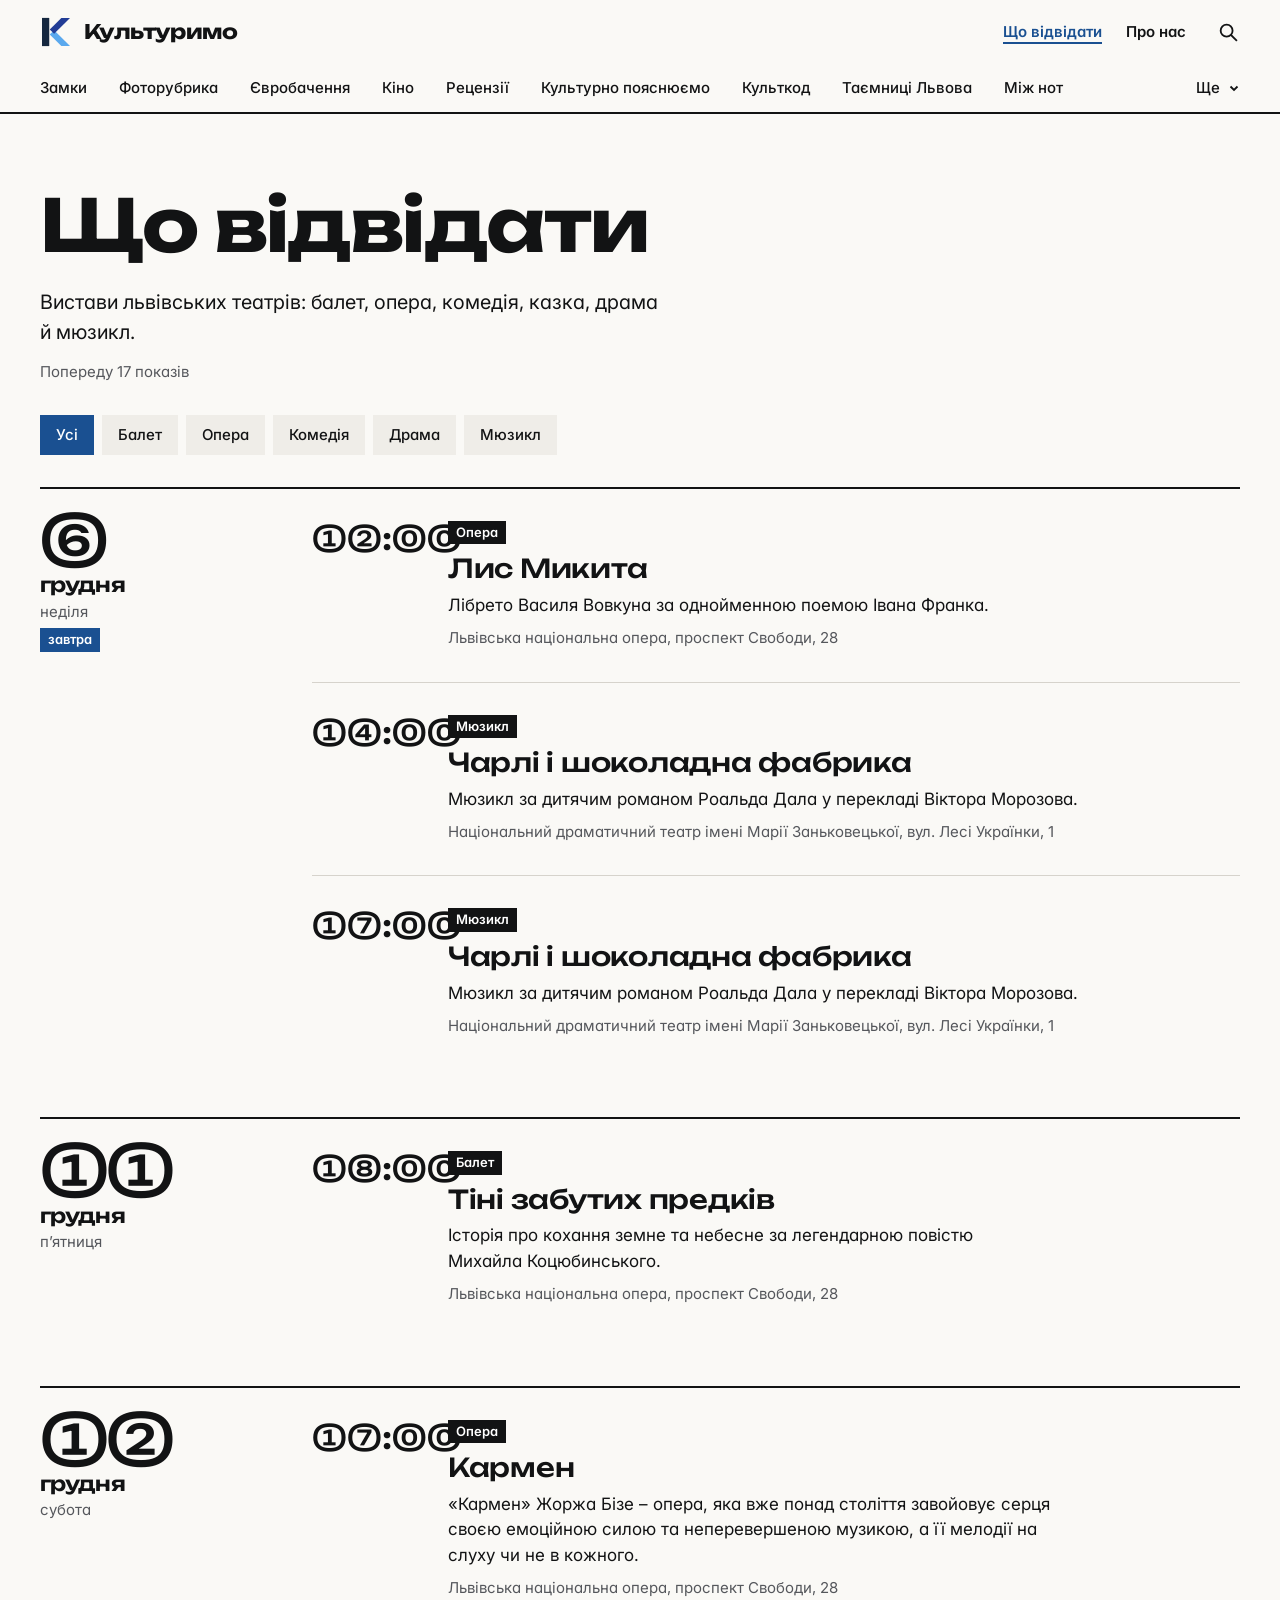
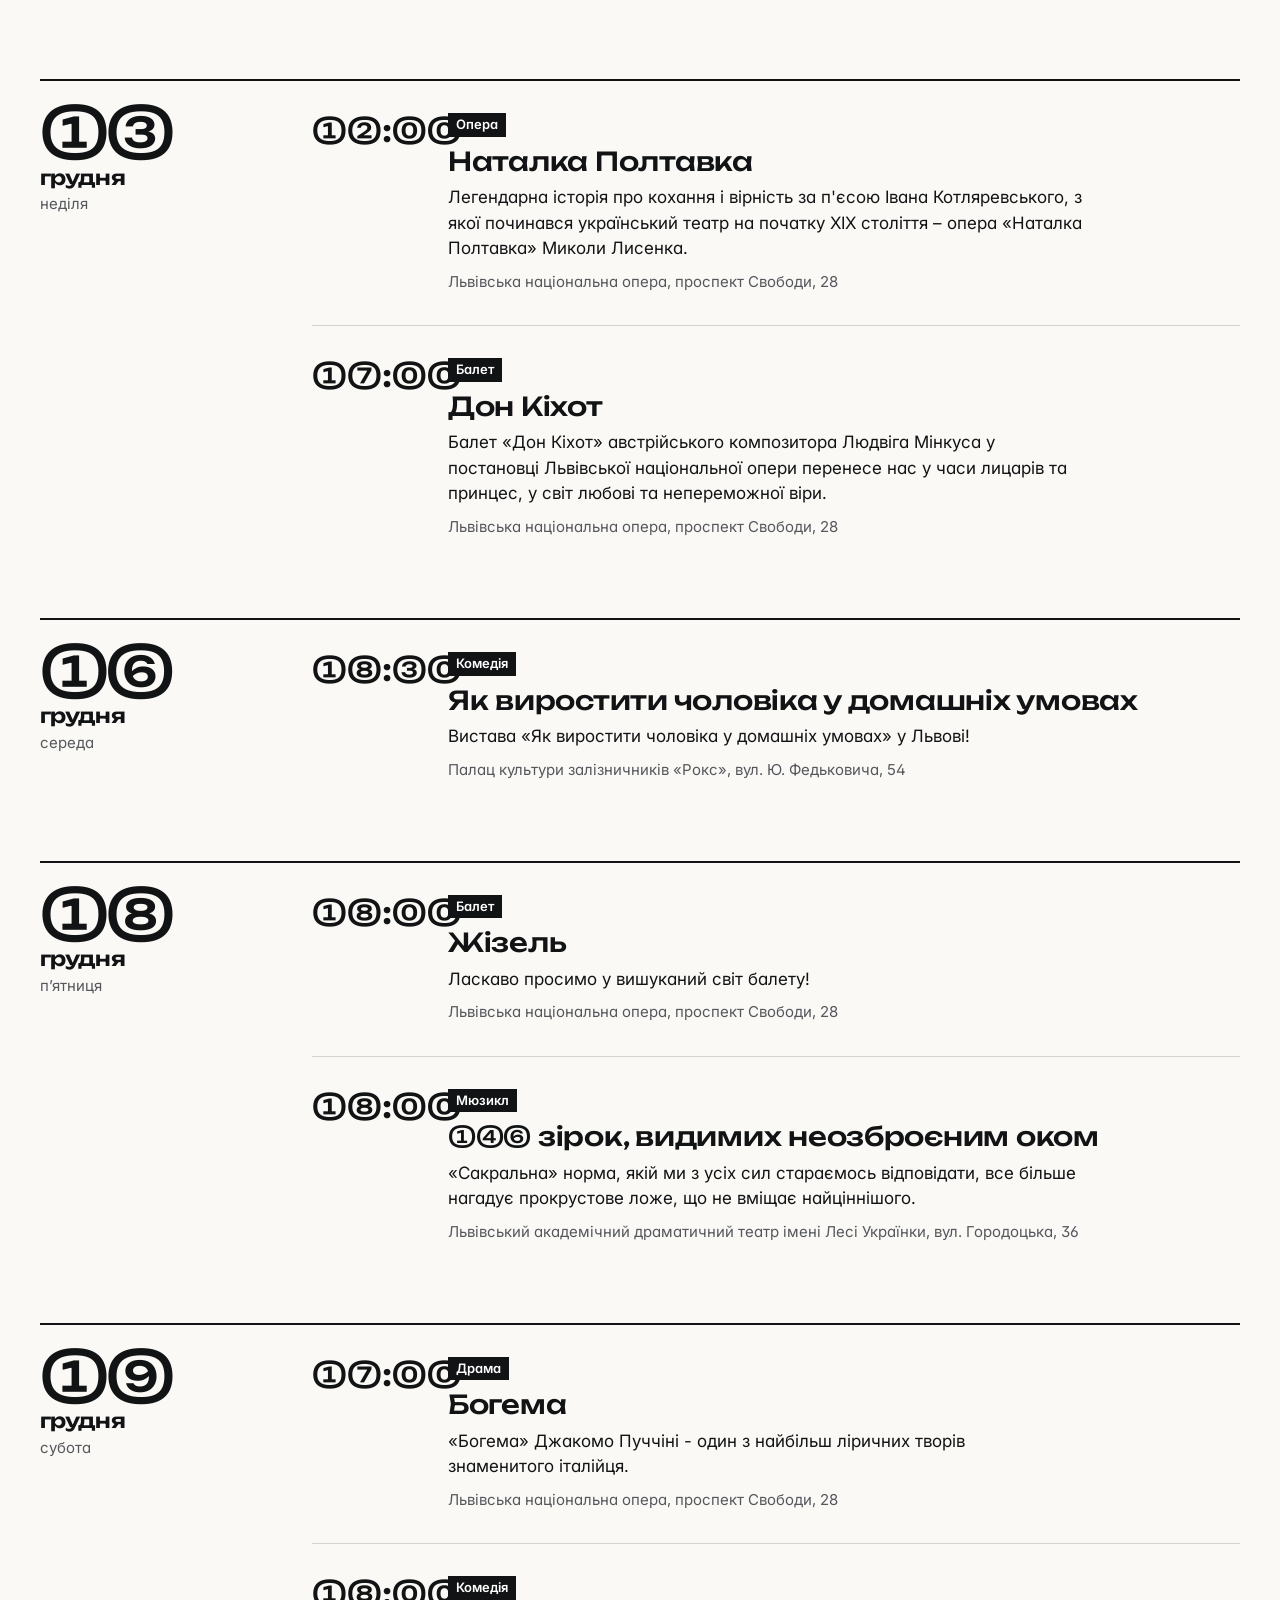
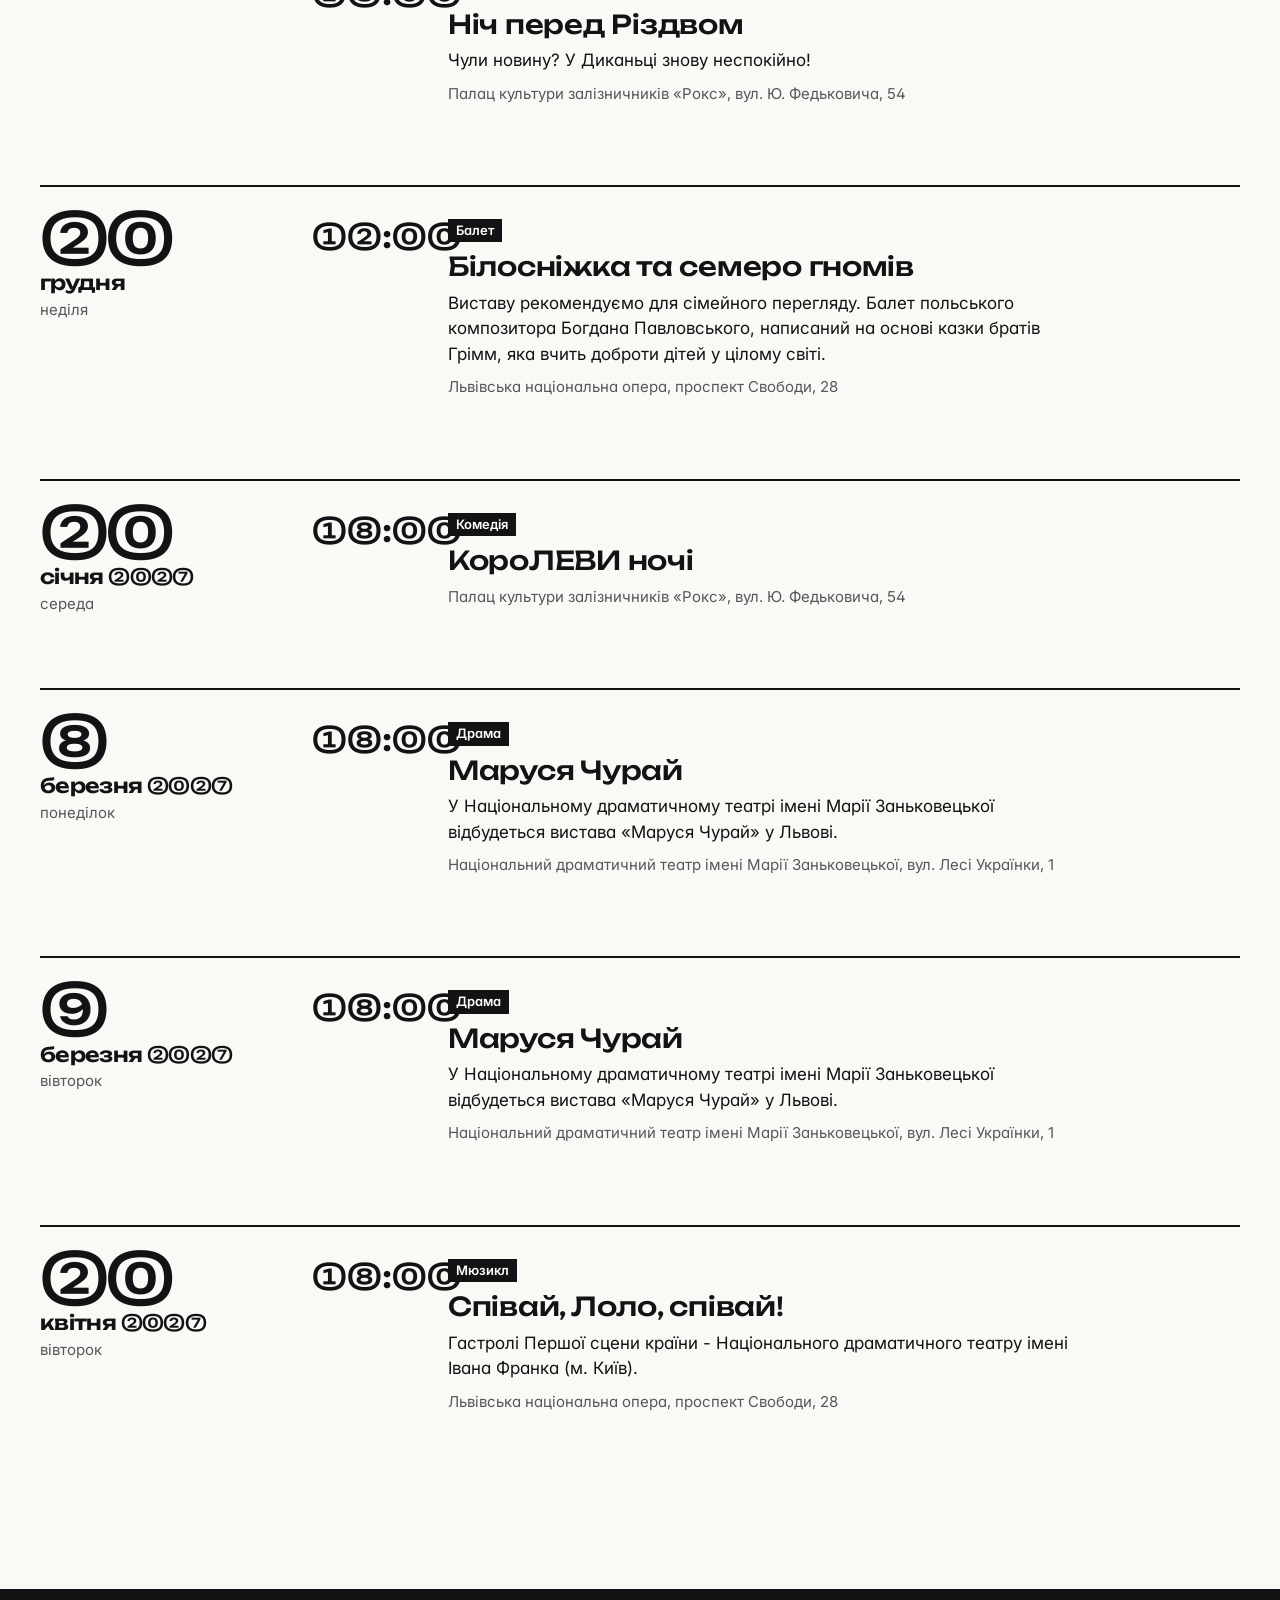
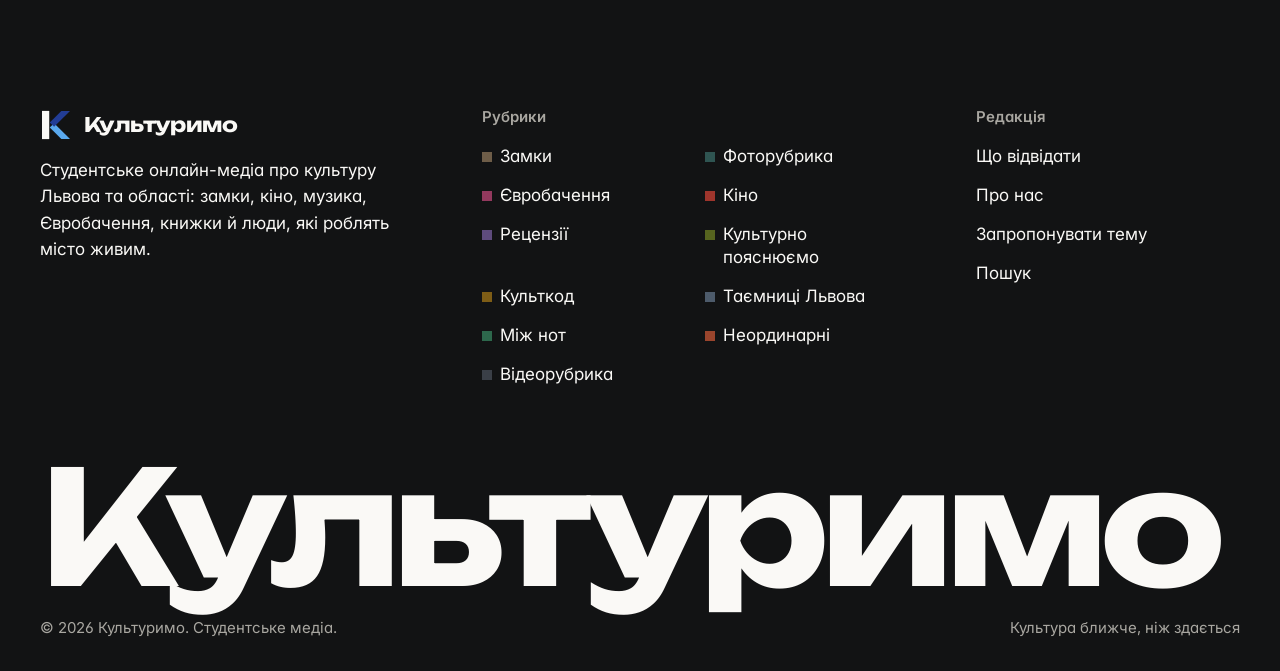
<file: events.html>
<!DOCTYPE html>
<html lang="uk">
<head>
  <meta charset="UTF-8">
  <meta name="viewport" content="width=device-width, initial-scale=1">
  <title>Що відвідати — афіша Культуримо</title>
  <meta name="description" content="Афіша вистав у театрах Львова: балет, опера, комедія, казка, драма й мюзикл.">
  <meta name="theme-color" content="#FAF9F6">

  <!-- Open Graph: як сторінка виглядає в месенджерах. Картинка — assets/og-cover.jpg (1200×630); якщо зміниться домен сайту, заміни адресу в og:image. -->
  <meta property="og:type" content="website">
  <meta property="og:site_name" content="Культуримо">
  <meta property="og:locale" content="uk_UA">
  <meta property="og:title" content="Що відвідати — афіша Культуримо">
  <meta property="og:description" content="Афіша вистав у театрах Львова: балет, опера, комедія, казка, драма й мюзикл.">
  <meta property="og:image" content="https://kulturymo.vercel.app/assets/og-cover.jpg">
  <meta property="og:image:width" content="1200">
  <meta property="og:image:height" content="630">
  <meta property="og:image:alt" content="Вулиця Львова з куполом храму — Культуримо">
  <meta name="twitter:card" content="summary_large_image">

  <link rel="icon" href="assets/logo.svg" type="image/svg+xml">

  <!-- Шрифти: Unbounded (заголовки), Inter (текст), Source Serif 4 (текст статей) -->
  <link rel="preconnect" href="https://fonts.googleapis.com">
  <link rel="preconnect" href="https://fonts.gstatic.com" crossorigin>
  <link rel="stylesheet" href="https://fonts.googleapis.com/css2?family=Inter:wght@400;500;600&family=Source+Serif+4:ital,opsz,wght@0,8..60,400;0,8..60,600;1,8..60,400&family=Unbounded:wght@500;600;700&display=swap">

  <link rel="stylesheet" href="css/style.css">
  <!-- events.js сам підключає main.js (шапка й футер) -->
  <script type="module" src="js/events.js"></script>
</head>
<body data-page="events">
  <a class="skip-link" href="#main">Перейти до змісту</a>

  <!-- Шапка рендериться з js/main.js -->
  <header class="site-header" data-site-header></header>

  <!-- Уміст рендериться з js/events.js за даними з js/data.js -->
  <main id="main" tabindex="-1">
    <noscript>
      <section class="container empty-state">
        <p class="lead">Щоб побачити цю сторінку, увімкни JavaScript у браузері.</p>
      </section>
    </noscript>
  </main>

  <!-- Футер рендериться з js/main.js -->
  <footer class="site-footer" data-site-footer></footer>
</body>
</html>
</file>
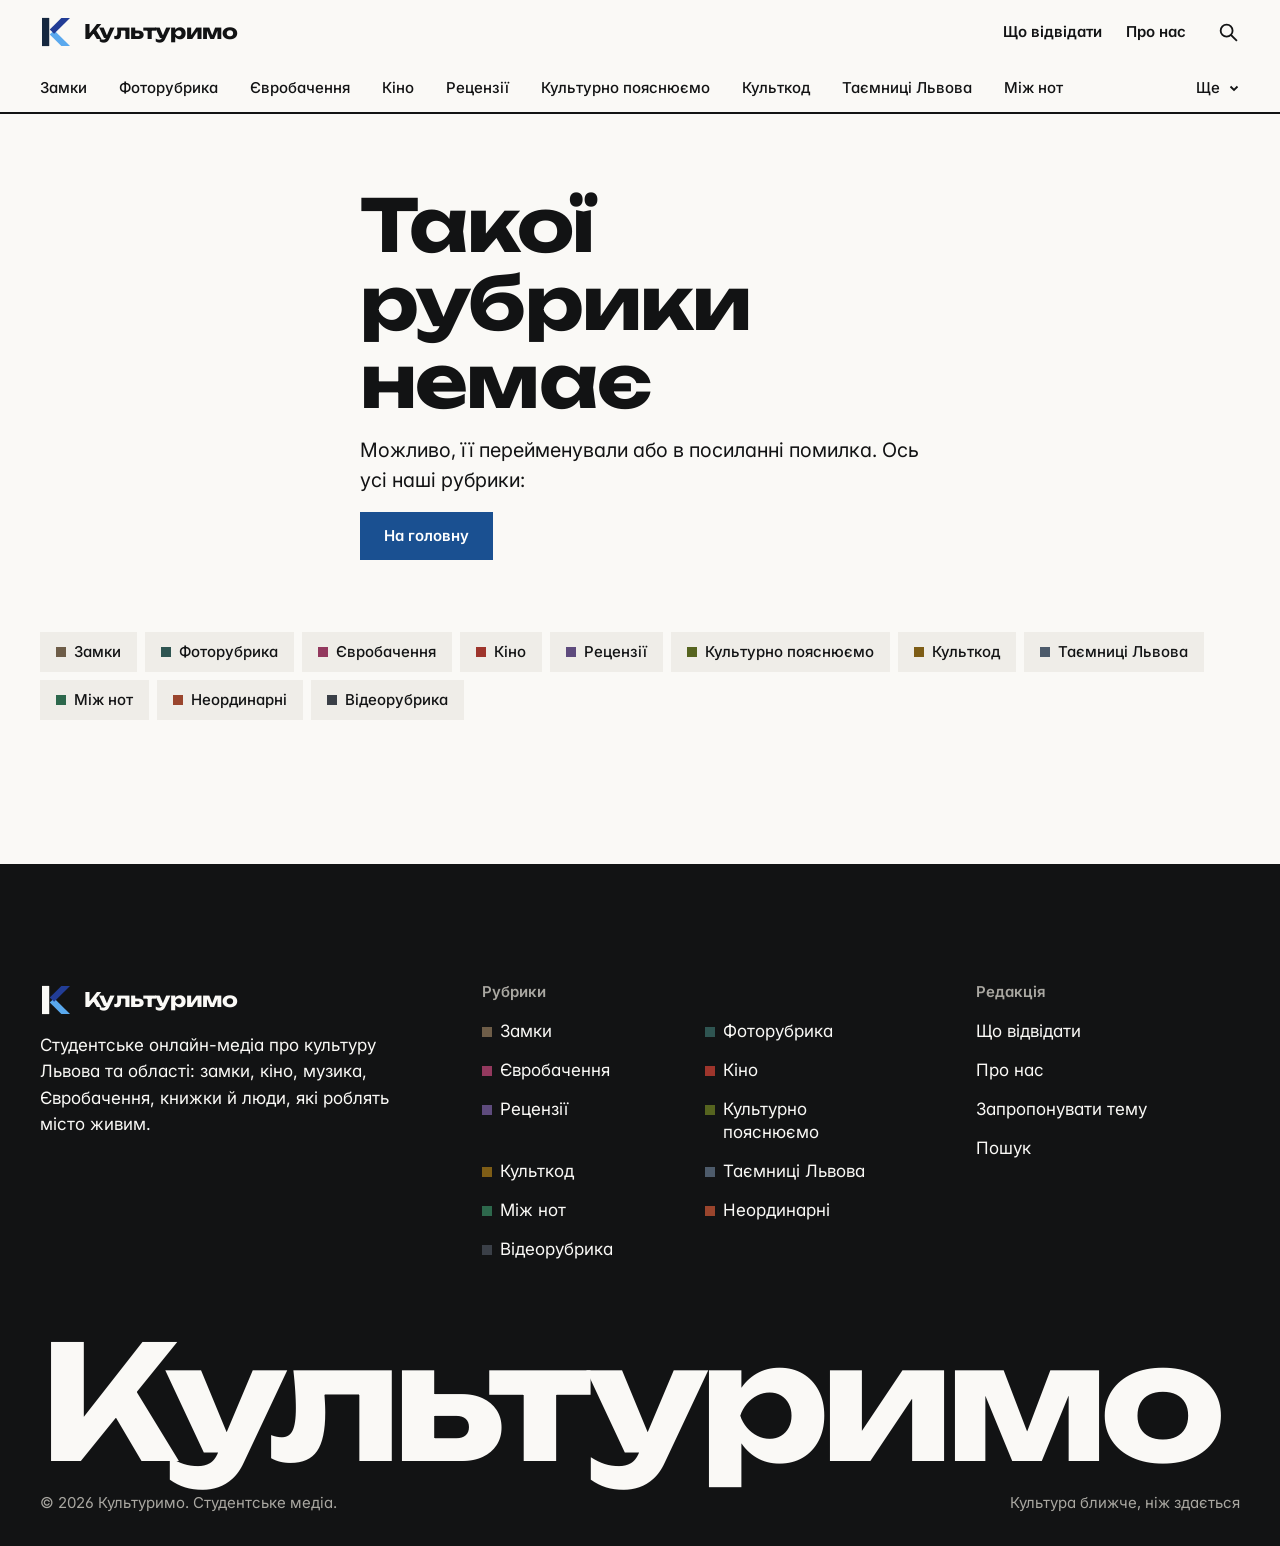
<file: rubric.html>
<!DOCTYPE html>
<html lang="uk">
<head>
  <meta charset="UTF-8">
  <meta name="viewport" content="width=device-width, initial-scale=1">
  <title>Рубрика — Культуримо</title>
  <meta name="description" content="Матеріали рубрики студентського медіа «Культуримо».">
  <meta name="theme-color" content="#FAF9F6">

  <!-- Open Graph: як сторінка виглядає в месенджерах. Картинка — assets/og-cover.jpg (1200×630); якщо зміниться домен сайту, заміни адресу в og:image. -->
  <meta property="og:type" content="website">
  <meta property="og:site_name" content="Культуримо">
  <meta property="og:locale" content="uk_UA">
  <meta property="og:title" content="Рубрика — Культуримо">
  <meta property="og:description" content="Матеріали рубрики студентського медіа «Культуримо».">
  <meta property="og:image" content="https://kulturymo.vercel.app/assets/og-cover.jpg">
  <meta property="og:image:width" content="1200">
  <meta property="og:image:height" content="630">
  <meta property="og:image:alt" content="Вулиця Львова з куполом храму — Культуримо">
  <meta name="twitter:card" content="summary_large_image">

  <link rel="icon" href="assets/logo.svg" type="image/svg+xml">

  <!-- Шрифти: Unbounded (заголовки), Inter (текст), Source Serif 4 (текст статей) -->
  <link rel="preconnect" href="https://fonts.googleapis.com">
  <link rel="preconnect" href="https://fonts.gstatic.com" crossorigin>
  <link rel="stylesheet" href="https://fonts.googleapis.com/css2?family=Inter:wght@400;500;600&family=Source+Serif+4:ital,opsz,wght@0,8..60,400;0,8..60,600;1,8..60,400&family=Unbounded:wght@500;600;700&display=swap">

  <link rel="stylesheet" href="css/style.css">
  <!-- rubric.js сам підключає main.js (шапка й футер) -->
  <script type="module" src="js/rubric.js"></script>
</head>
<body data-page="rubric">
  <a class="skip-link" href="#main">Перейти до змісту</a>

  <!-- Шапка рендериться з js/main.js -->
  <header class="site-header" data-site-header></header>

  <!-- Уміст рендериться з js/rubric.js за даними з js/data.js -->
  <main id="main" tabindex="-1">
    <noscript>
      <section class="container empty-state">
        <p class="lead">Щоб побачити матеріали, увімкни JavaScript у браузері.</p>
      </section>
    </noscript>
  </main>

  <!-- Футер рендериться з js/main.js -->
  <footer class="site-footer" data-site-footer></footer>
</body>
</html>
</file>
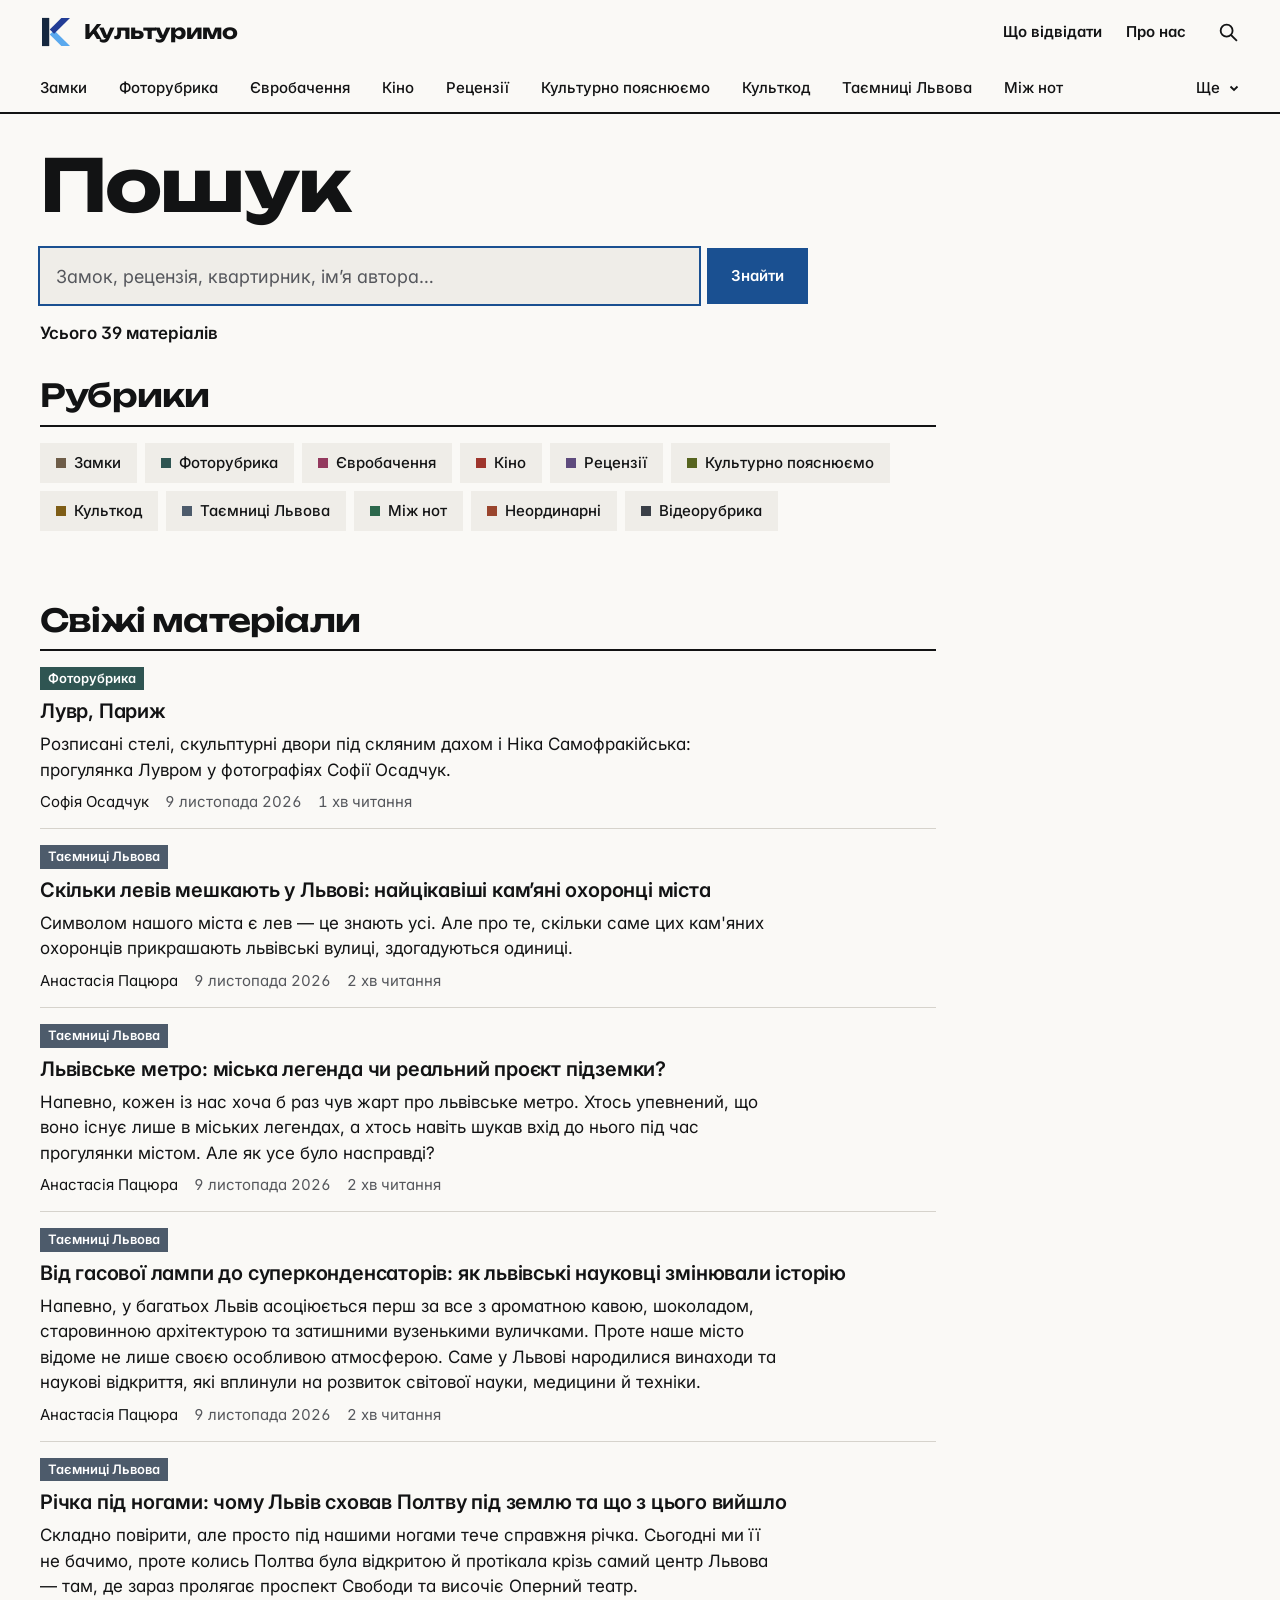
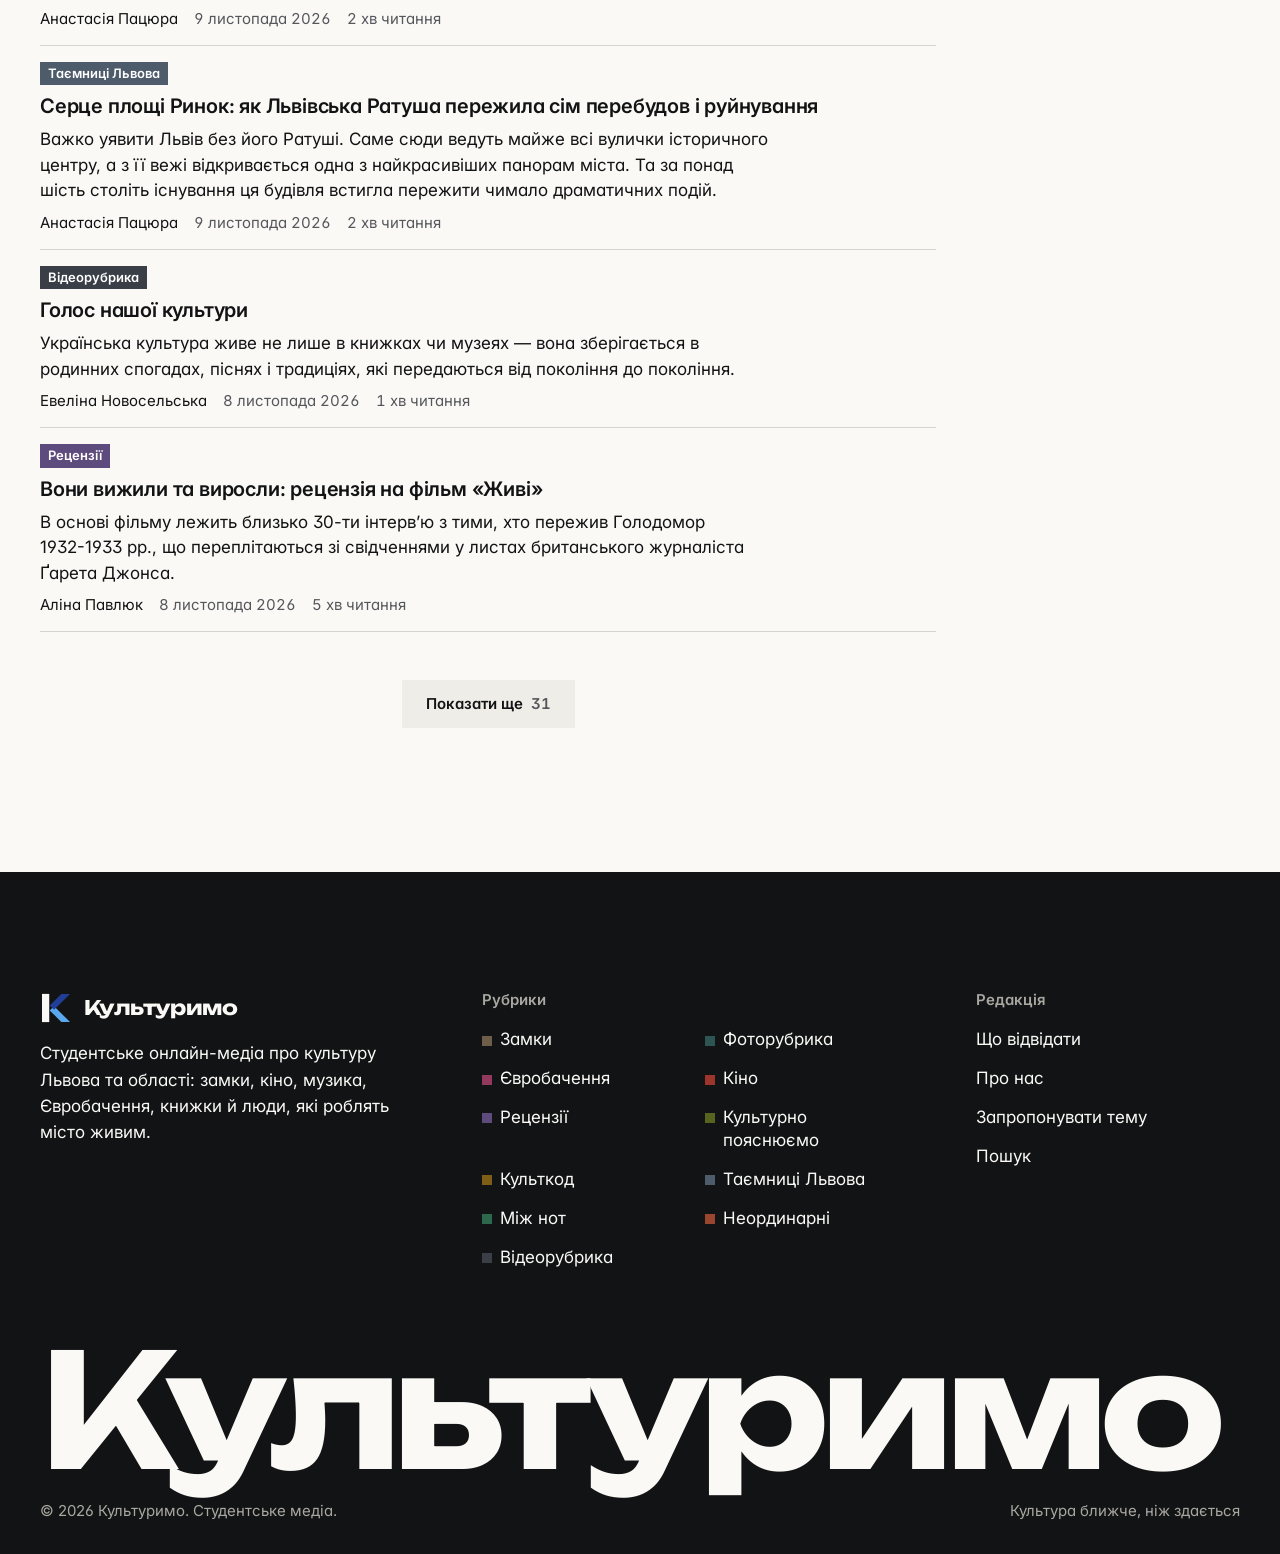
<file: search.html>
<!DOCTYPE html>
<html lang="uk">
<head>
  <meta charset="UTF-8">
  <meta name="viewport" content="width=device-width, initial-scale=1">
  <title>Пошук — Культуримо</title>
  <meta name="description" content="Пошук матеріалів, авторів і подій на сайті «Культуримо».">
  <meta name="robots" content="noindex">
  <meta name="theme-color" content="#FAF9F6">

  <!-- Open Graph: як сторінка виглядає в месенджерах. Картинка — assets/og-cover.jpg (1200×630); якщо зміниться домен сайту, заміни адресу в og:image. -->
  <meta property="og:type" content="website">
  <meta property="og:site_name" content="Культуримо">
  <meta property="og:locale" content="uk_UA">
  <meta property="og:title" content="Пошук — Культуримо">
  <meta property="og:description" content="Пошук матеріалів, авторів і подій на сайті «Культуримо».">
  <meta property="og:image" content="https://kulturymo.vercel.app/assets/og-cover.jpg">
  <meta property="og:image:width" content="1200">
  <meta property="og:image:height" content="630">
  <meta property="og:image:alt" content="Вулиця Львова з куполом храму — Культуримо">
  <meta name="twitter:card" content="summary_large_image">

  <link rel="icon" href="assets/logo.svg" type="image/svg+xml">

  <!-- Шрифти: Unbounded (заголовки), Inter (текст), Source Serif 4 (текст статей) -->
  <link rel="preconnect" href="https://fonts.googleapis.com">
  <link rel="preconnect" href="https://fonts.gstatic.com" crossorigin>
  <link rel="stylesheet" href="https://fonts.googleapis.com/css2?family=Inter:wght@400;500;600&family=Source+Serif+4:ital,opsz,wght@0,8..60,400;0,8..60,600;1,8..60,400&family=Unbounded:wght@500;600;700&display=swap">

  <link rel="stylesheet" href="css/style.css">
  <!-- search.js сам підключає main.js (шапка й футер) -->
  <script type="module" src="js/search.js"></script>
</head>
<body data-page="search">
  <a class="skip-link" href="#main">Перейти до змісту</a>

  <!-- Шапка рендериться з js/main.js -->
  <header class="site-header" data-site-header></header>

  <!-- Уміст рендериться з js/search.js за даними з js/data.js -->
  <main id="main" tabindex="-1">
    <noscript>
      <section class="container empty-state">
        <h1 class="h-page">Пошук</h1>
        <p class="lead">Пошук працює в браузері, тому потребує JavaScript. Увімкни його й онови сторінку.</p>
      </section>
    </noscript>
  </main>

  <!-- Футер рендериться з js/main.js -->
  <footer class="site-footer" data-site-footer></footer>
</body>
</html>
</file>
<file: css/style.css>
/* =====================================================================
   «Культуримо» — стилі сайту
   Mobile-first. Брейкпоінти: 768px (планшет) і 1280px (десктоп).
   (CSS-змінні не працюють усередині @media, тому значення вписані числом.)

   Що міняти редакції:
   • кольори бренду й тексту — блок «Кольори» нижче;
   • шрифти — блок «Шрифти» (і посилання на Google Fonts у <head> кожної сторінки);
   • кольори рубрик — у js/data.js (поле color), тут їх не чіпаємо.

   Шрифти підключаються в <head> кожної сторінки (ваги саме ті, що використовує CSS):
   <link rel="preconnect" href="https://fonts.googleapis.com">
   <link rel="preconnect" href="https://fonts.gstatic.com" crossorigin>
   <link rel="stylesheet" href="https://fonts.googleapis.com/css2?family=Inter:wght@400;500;600&family=Source+Serif+4:ital,opsz,wght@0,8..60,400;0,8..60,600;1,8..60,400&family=Unbounded:wght@500;600;700&display=swap">
   ===================================================================== */

:root {
  /* ---------- Кольори ---------- */
  --color-bg: #FAF9F6;          /* фон сторінки: теплий off-white */
  --color-surface: #EFEDE8;     /* другий тон фону: плашки, блоки, заглушки */
  --color-surface-2: #E4E1DA;   /* третій тон: наведення на плашки */
  --color-ink: #121314;         /* основний текст, майже чорний */
  --color-muted: #55575C;       /* другорядний текст: дати, підписи (контраст 6.9:1) */
  --color-line: #D6D3CC;        /* тонкі лінії-розділювачі у списках */
  --color-accent: #1A5091;      /* акцент бренду: Pantone Nautical Blue — кнопки, посилання, активні стани */
  --color-accent-hover: #123B6C;
  --color-on-accent: #FFFFFF;   /* текст на акцентному тлі */
  --color-inverse-bg: #121314;  /* темні блоки (футер, відео) */
  --color-inverse-ink: #FAF9F6;
  --color-inverse-muted: #A9A7A1; /* другорядний текст на темному (контраст 7.9:1) */
  --color-error: #A32B22;       /* помилка у формі (незаповнене поле) */

  /* Колір рубрики за замовчуванням. Конкретний колір передається з data.js
     інлайн-стилем: style="--rubric: #9E352C" */
  --rubric: #55575C;

  /* ---------- Шрифти ---------- */
  --font-display: "Unbounded", "Arial Black", system-ui, sans-serif;   /* заголовки */
  --font-text: "Inter", system-ui, -apple-system, "Segoe UI", Roboto, sans-serif; /* інтерфейс і текст */
  --font-serif: "Source Serif 4", Georgia, "Times New Roman", serif;   /* текст статей */

  /* ---------- Розміри тексту (5 робочих кроків + службовий) ---------- */
  --fs-xs: 0.8125rem;                                  /* 13px — плашки, мітки */
  --fs-sm: 0.9375rem;                                  /* 15px — дати, мета, підписи */
  --fs-base: 1.0625rem;                                /* 17px — основний текст */
  --fs-lg: clamp(1.0625rem, 0.98rem + 0.35vw, 1.25rem);  /* 17–20px — заголовки карток M/S */
  --fs-xl: clamp(1.375rem, 1.1rem + 1.1vw, 2rem);        /* 22–32px — заголовки секцій */
  --fs-2xl: clamp(1.625rem, 1.05rem + 2.4vw, 3.25rem);   /* 26–52px — головний матеріал, заголовок статті */
  --fs-3xl: clamp(2rem, 1rem + 4.4vw, 5rem);             /* 32–80px — заголовки сторінок */

  --lh-tight: 1.08;   /* великі заголовки */
  --lh-snug: 1.25;    /* заголовки карток */
  --lh-text: 1.55;    /* текст */

  --tracking-display: -0.025em;

  /* ---------- Відступи ---------- */
  --space-1: 0.25rem;   /* 4 */
  --space-2: 0.5rem;    /* 8 */
  --space-3: 0.75rem;   /* 12 */
  --space-4: 1rem;      /* 16 */
  --space-5: 1.5rem;    /* 24 */
  --space-6: 2rem;      /* 32 */
  --space-7: 3rem;      /* 48 */
  --space-8: 4.5rem;    /* 72 */
  --space-9: 7.5rem;    /* 120 */

  --gutter: 16px;                 /* поля сторінки; на 768 → 24px, на 1280 → 40px */
  --container: 1360px;            /* максимальна ширина контенту */
  --grid-gap: var(--space-5);
  --section-gap: var(--space-8);  /* відстань між блоками головної */
  --measure: 40rem;               /* ширина колонки тексту статті (~70 знаків) */

  /* ---------- Форма ---------- */
  --radius: 0;                    /* кути: квадратні по всьому сайту */
  --radius-round: 50%;            /* круглі фото людей */
  --header-h: 58px;               /* висота шапки: мобільна 56 + лінія; на ≥768 → 114px */

  /* ---------- Рух ---------- */
  --ease-out: cubic-bezier(0.22, 1, 0.36, 1);
  --dur-fast: 160ms;
  --dur: 280ms;
  --dur-slow: 600ms;
}

@media (min-width: 768px) {
  :root {
    --gutter: 24px;
    --grid-gap: var(--space-6);
    --section-gap: var(--space-9);
    --header-h: 114px;
  }
}

@media (min-width: 1280px) {
  :root {
    --gutter: 40px;
    --section-gap: 9rem;
  }
}

/* =====================================================================
   База
   ===================================================================== */

*,
*::before,
*::after {
  box-sizing: border-box;
}

html {
  -webkit-text-size-adjust: 100%;
  text-size-adjust: 100%;
  scroll-padding-top: calc(var(--header-h) + var(--space-4));
}

body {
  margin: 0;
  min-height: 100svh;
  background: var(--color-bg);
  color: var(--color-ink);
  font-family: var(--font-text);
  font-size: var(--fs-base);
  line-height: var(--lh-text);
  font-feature-settings: "cv11", "ss01";
  -webkit-font-smoothing: antialiased;
  text-rendering: optimizeLegibility;
}

img,
svg,
video,
iframe {
  display: block;
  max-width: 100%;
}

img {
  height: auto;
}

h1, h2, h3, h4, p, figure, blockquote, ul, ol, dl, dd {
  margin: 0;
}

ul[role="list"],
ol[role="list"] {
  list-style: none;
  padding: 0;
}

button,
input,
textarea,
select {
  font: inherit;
  color: inherit;
}

button {
  cursor: pointer;
}

a {
  color: inherit;
  text-decoration-thickness: 1px;
  text-underline-offset: 0.18em;
}

::selection {
  background: var(--color-accent);
  color: var(--color-on-accent);
}

/* Видимий фокус для клавіатурної навігації */
:focus-visible {
  outline: 3px solid var(--color-accent);
  outline-offset: 3px;
}

/* Пропуск до контенту для клавіатури й скрінрідерів */
.skip-link {
  position: absolute;
  left: var(--gutter);
  top: -100px;
  z-index: 100;
  padding: var(--space-3) var(--space-4);
  background: var(--color-accent);
  color: var(--color-on-accent);
  font-weight: 600;
  text-decoration: none;
}

.skip-link:focus {
  top: var(--space-2);
}

.visually-hidden {
  position: absolute !important;
  width: 1px;
  height: 1px;
  padding: 0;
  margin: -1px;
  overflow: hidden;
  clip: rect(0 0 0 0);
  white-space: nowrap;
  border: 0;
}

/* =====================================================================
   Типографіка
   ===================================================================== */

h1, h2, h3, h4,
.display {
  font-family: var(--font-display);
  font-weight: 600;
  letter-spacing: var(--tracking-display);
  line-height: var(--lh-tight);
  overflow-wrap: anywhere; /* довге слово широким шрифтом переноситься, а не вилазить за край */
  hyphens: auto;
  text-wrap: balance;
}

.h-page   { font-size: var(--fs-3xl); font-weight: 700; }
.h-large  { font-size: var(--fs-2xl); }
.h-section{ font-size: var(--fs-xl); }
.h-card   { font-size: var(--fs-lg); font-weight: 500; line-height: var(--lh-snug); letter-spacing: -0.01em; }

.lead {
  font-size: clamp(1.0625rem, 1rem + 0.3vw, 1.25rem);
  line-height: 1.5;
  color: var(--color-ink);
  max-width: 44rem;
}

.text-muted { color: var(--color-muted); }

p { text-wrap: pretty; }

/* Текстові посилання з підкресленням (у тексті статей, описах) */
.link {
  color: var(--color-accent);
  text-decoration: underline;
  text-decoration-color: color-mix(in srgb, var(--color-accent) 40%, transparent);
  transition: text-decoration-color var(--dur-fast) var(--ease-out);
}

@media (hover: hover) {
  .link:hover {
    text-decoration-color: currentColor;
  }
}

/* Посилання зі стрілкою: «До рубрики →», «Усі матеріали →» */
.link-arrow {
  display: inline-flex;
  align-items: center;
  gap: 0.4em;
  font-size: var(--fs-sm);
  font-weight: 600;
  color: var(--color-accent);
  text-decoration: none;
  white-space: nowrap;
  padding-block: var(--space-2); /* більша зона дотику */
}

.link-arrow::after {
  content: "→";
  transition: transform var(--dur) var(--ease-out);
}

@media (hover: hover) {
  .link-arrow:hover::after {
    transform: translateX(4px);
  }
}

@media (hover: hover) {
  .link-arrow:hover {
    color: var(--color-accent-hover);
  }
}

/* =====================================================================
   Сітка й контейнер
   ===================================================================== */

.container {
  width: 100%;
  max-width: calc(var(--container) + var(--gutter) * 2);
  margin-inline: auto;
  padding-inline: var(--gutter);
}

.section {
  margin-top: var(--section-gap);
}

.stack > * + * {
  margin-top: var(--space-4);
}

/* =====================================================================
   Кнопки й чіпси
   Одна форма кнопки на весь сайт: квадратні кути, суцільна заливка.
   ===================================================================== */

.btn {
  display: inline-flex;
  align-items: center;
  justify-content: center;
  gap: var(--space-2);
  min-height: 48px;
  padding: 0 var(--space-5);
  border: 0;
  border-radius: var(--radius);
  background: var(--color-accent);
  color: var(--color-on-accent);
  font-family: var(--font-text);
  font-size: var(--fs-sm);
  font-weight: 600;
  line-height: 1.2;
  text-decoration: none;
  transition: background-color var(--dur-fast) var(--ease-out), transform var(--dur-fast) var(--ease-out);
}

@media (hover: hover) {
  .btn:hover {
    background: var(--color-accent-hover);
  }
}

.btn:active {
  transform: translateY(1px);
}

/* Тиха кнопка: «Показати ще» та інші другорядні дії */
.btn--quiet {
  background: var(--color-surface);
  color: var(--color-ink);
}

@media (hover: hover) {
  .btn--quiet:hover {
    background: var(--color-surface-2);
  }
}

/* Чіпси: рубрики під hero, фільтри підтем, рубрики в пошуку */
.chips {
  display: flex;
  flex-wrap: wrap;
  gap: var(--space-2);
  margin: 0;
  padding: 0;
  list-style: none;
}

/* Модифікатор: горизонтальний скрол на мобільному (стрічка рубрик) */
.chips--scroll {
  flex-wrap: nowrap;
  overflow-x: auto;
  scroll-snap-type: x proximity;
  scrollbar-width: none;
  margin-inline: calc(var(--gutter) * -1);
  padding-inline: var(--gutter);
}

.chips--scroll::-webkit-scrollbar {
  display: none;
}

.chips--scroll > * {
  flex: none;
  scroll-snap-align: start;
}

@media (min-width: 768px) {
  .chips--scroll {
    flex-wrap: wrap;
    overflow: visible;
    margin-inline: 0;
    padding-inline: 0;
  }
}

.chip {
  display: inline-flex;
  align-items: center;
  gap: var(--space-2);
  min-height: 40px;
  padding: 0 var(--space-4);
  border: 0;
  border-radius: var(--radius);
  background: var(--color-surface);
  color: var(--color-ink);
  font-size: var(--fs-sm);
  font-weight: 500;
  text-decoration: none;
  white-space: nowrap;
  transition: background-color var(--dur-fast) var(--ease-out), color var(--dur-fast) var(--ease-out);
}

/* Кольоровий квадратик рубрики в чіпсі */
.chip__swatch {
  width: 10px;
  height: 10px;
  flex: none;
  background: var(--rubric);
}

@media (hover: hover) {
  .chip:hover {
    background: var(--color-surface-2);
  }
}

.chip[aria-pressed="true"],
.chip[aria-current="page"],
.chip.is-active {
  background: var(--color-accent);
  color: var(--color-on-accent);
}

.chip[aria-pressed="true"] .chip__swatch,
.chip.is-active .chip__swatch {
  outline: 2px solid var(--color-on-accent);
}

/* =====================================================================
   Плашка рубрики (над заголовком картки)
   Колір приходить з data.js через --rubric. Білий текст на всіх кольорах ≥ 6:1.
   ===================================================================== */

.tag {
  display: inline-block;
  padding: 3px var(--space-2);
  background: var(--rubric);
  color: #FFFFFF;
  font-family: var(--font-text);
  font-size: var(--fs-xs);
  font-weight: 600;
  line-height: 1.35;
  letter-spacing: 0;
  text-decoration: none;
  border-radius: var(--radius);
  position: relative; /* щоб посилання-плашка було клікабельним поверх розтягнутого посилання картки */
  z-index: 2;
}

@media (hover: hover) {
  a.tag:hover {
    background: color-mix(in srgb, var(--rubric) 82%, #000);
  }
}

/* Мітка рубрики для секцій: кольоровий квадрат перед заголовком */
.rubric-mark {
  display: inline-block;
  width: 0.62em;
  height: 0.62em;
  margin-right: 0.35em;
  background: var(--rubric);
  vertical-align: 0.06em;
}

/* =====================================================================
   Медіа й заглушки фото
   .media задає пропорції й колір заглушки. Коли з'явиться справжнє фото
   (img з src), воно заповнює блок — верстка не змінюється.
   ===================================================================== */

.media {
  position: relative;
  aspect-ratio: var(--ratio, 16 / 9);
  overflow: hidden;
  border-radius: var(--radius);
  /* Заглушка: м'який перехід у межах одного кольору рубрики */
  background-color: var(--rubric);
  background-image: linear-gradient( /* taste-skill-ignore: заглушка фото з градієнтом вимагається CLAUDE.md §4 */
    150deg,
    color-mix(in srgb, var(--rubric) 55%, var(--color-bg)) 0%,
    color-mix(in srgb, var(--rubric) 85%, var(--color-bg)) 100%
  );
}

.media--16x9 { --ratio: 16 / 9; }
.media--3x2  { --ratio: 3 / 2; }
.media--4x5  { --ratio: 4 / 5; }
.media--1x1  { --ratio: 1 / 1; }

/* Підпис «Фото» на заглушці */
.media__label {
  position: absolute;
  left: var(--space-3);
  bottom: var(--space-3);
  padding: 3px var(--space-2);
  background: var(--rubric); /* суцільна підкладка: контраст білого тексту ≥ 6:1 */
  color: #FFFFFF;
  font-size: var(--fs-xs);
  font-weight: 600;
  line-height: 1;
}

.media > img,
.media > iframe,
.media > video {
  position: absolute;
  inset: 0;
  width: 100%;
  height: 100%;
  object-fit: cover;
  border: 0;
  transition: transform var(--dur-slow) var(--ease-out);
}

/* Кругле фото людини (команда, автор) */
.avatar {
  --ratio: 1 / 1;
  border-radius: var(--radius-round);
  background-image: none;
  background-color: var(--color-line); /* нейтральна заглушка: видно і на білому, і на сірому полі */
  width: var(--avatar-size, 72px);
  flex: none;
}

.avatar .media__label {
  inset: 0;
  display: grid;
  place-items: center;
  padding: 0;
  background: none;
  color: var(--color-muted);
}

/* Відео: заглушка з кнопкою Play */
.media--video {
  background-color: var(--color-inverse-bg);
  background-image: linear-gradient( /* taste-skill-ignore: заглушка відео, CLAUDE.md §4 */
    150deg,
    color-mix(in srgb, var(--rubric) 70%, #000) 0%,
    color-mix(in srgb, var(--rubric) 40%, #000) 100%
  );
}

.play {
  position: absolute;
  left: 50%;
  top: 50%;
  z-index: 2;
  display: grid;
  place-items: center;
  width: 64px;
  height: 64px;
  margin: -32px 0 0 -32px;
  border: 0;
  border-radius: 50%;
  background: var(--color-bg);
  color: var(--color-ink);
  transition: transform var(--dur) var(--ease-out), background-color var(--dur-fast);
}

.play svg {
  width: 22px;
  height: 22px;
  margin-left: 3px; /* оптичне вирівнювання трикутника */
}

@media (hover: hover) {
  .play:hover {
    transform: scale(1.06);
  }
}

.play--small {
  width: 44px;
  height: 44px;
  margin: -22px 0 0 -22px;
}

.play--small svg {
  width: 16px;
  height: 16px;
}

/* =====================================================================
   Мета: дата, час читання, автор
   ===================================================================== */

.meta {
  display: flex;
  flex-wrap: wrap;
  align-items: center;
  column-gap: var(--space-4);
  row-gap: var(--space-1);
  font-size: var(--fs-sm);
  line-height: 1.4;
  color: var(--color-muted);
  font-variant-numeric: tabular-nums;
}

.meta a {
  color: var(--color-ink);
  text-decoration: none;
  position: relative;
  z-index: 2;
}

@media (hover: hover) {
  .meta a:hover {
    color: var(--color-accent);
    text-decoration: underline;
  }
}

/* =====================================================================
   Картки
   Уся картка клікабельна через «розтягнуте» посилання в заголовку
   (.card__link::after). Плашка рубрики й автор лишаються окремими посиланнями.
   ===================================================================== */

.card {
  position: relative;
  display: flex;
  flex-direction: column;
  gap: var(--space-3);
  min-width: 0;
}

.card__link {
  color: inherit;
  text-decoration: none;
}

.card__link::after {
  content: "";
  position: absolute;
  inset: 0;
  z-index: 1;
}

.card__link:focus-visible {
  outline: none;
}

.card:has(.card__link:focus-visible) {
  outline: 3px solid var(--color-accent);
  outline-offset: 4px;
}

.card__title {
  transition: color var(--dur-fast) var(--ease-out);
}

@media (hover: hover) {
  .card:hover .card__title {
    color: var(--color-accent);
  }
}

@media (hover: hover) {
  .card:hover .media > img {
    transform: scale(1.03);
  }
}

.card__body {
  display: flex;
  flex-direction: column;
  align-items: flex-start;
  gap: var(--space-3);
}

/* ---------- Картка L: фото 16:9, великий заголовок, лід ---------- */
.card--l {
  gap: var(--space-4);
}

.card--l .card__title {
  font-size: var(--fs-2xl);
  font-weight: 600;
}

.card--l .card__lead {
  font-size: clamp(1rem, 0.95rem + 0.3vw, 1.1875rem);
  line-height: 1.5;
  max-width: 42rem;
}

/* ---------- Картка M: фото 3:2, заголовок, дата, автор ---------- */
.card--m .card__title {
  font-size: var(--fs-lg);
  font-weight: 500;
  line-height: var(--lh-snug);
  letter-spacing: -0.01em;
}

/* ---------- Картка S: без фото — рубрика, заголовок, дата (для списків) ---------- */
.card--s {
  align-items: flex-start;
  gap: var(--space-2);
  padding-block: var(--space-4);
  border-top: 1px solid var(--color-line); /* taste-skill-ignore: лінії між пунктами списку, CLAUDE.md §10A */
}

.card--s .card__title {
  font-family: var(--font-text);
  font-size: var(--fs-lg);
  font-weight: 600;
  line-height: 1.3;
  letter-spacing: -0.01em;
}

/* Список карток S: перша лінія лишається, остання закриває список */
.list-s {
  list-style: none;
  margin: 0;
  padding: 0;
}

.list-s > li:last-child .card--s {
  border-bottom: 1px solid var(--color-line); /* taste-skill-ignore */
}

/* ---------- Картка події: велика цифра дня, місяць, назва, місце, час ---------- */
.card--event {
  gap: var(--space-4);
  padding: var(--space-5);
  background: var(--color-surface);
  transition: background-color var(--dur-fast) var(--ease-out);
}

@media (hover: hover) {
  .card--event:hover {
    background: var(--color-surface-2);
  }
}

/* Дата: велика цифра ліворуч, місяць і день тижня стовпчиком праворуч */
.event-date {
  display: grid;
  grid-template-columns: auto 1fr;
  grid-template-rows: auto auto;
  column-gap: var(--space-3);
  align-items: end;
  font-variant-numeric: tabular-nums;
}

.event-date__day {
  grid-row: 1 / 3;
  font-family: var(--font-display);
  font-size: clamp(2.75rem, 2.2rem + 2vw, 3.75rem);
  font-weight: 600;
  line-height: 0.8;
  letter-spacing: -0.04em;
}

.event-date__month {
  font-size: var(--fs-sm);
  font-weight: 600;
  line-height: 1.2;
}

.event-date__weekday {
  font-size: var(--fs-xs);
  line-height: 1.2;
  color: var(--color-muted);
}

.card--event .card__body {
  gap: var(--space-2);
}

.card--event .card__title {
  font-size: var(--fs-lg);
  font-weight: 500;
  line-height: var(--lh-snug);
  letter-spacing: -0.01em;
}

.event-info {
  display: flex;
  flex-direction: column;
  gap: 2px;
  font-size: var(--fs-sm);
  color: var(--color-muted);
}

.event-info strong {
  color: var(--color-ink);
  font-weight: 600;
  font-variant-numeric: tabular-nums;
}

.card--event .link-arrow {
  margin-top: var(--space-1);
  position: relative;
  z-index: 2;
}

/* Картка відео (рубрика «Експерименти») */
.card--video .media {
  background-color: var(--color-inverse-bg);
}

/* =====================================================================
   Заголовок блоку (рубрики на головній, «Актуальне», «Що відвідати»)
   Назва з кольоровою міткою, посилання праворуч, тонка лінія під ними.
   ===================================================================== */

.section-head {
  display: flex;
  flex-wrap: wrap;
  align-items: baseline;
  justify-content: space-between;
  column-gap: var(--space-5);
  row-gap: var(--space-2);
  padding-bottom: var(--space-3);
  margin-bottom: var(--space-5);
  border-bottom: 1px solid var(--color-ink); /* taste-skill-ignore: тонка лінія під назвою рубрики, CLAUDE.md §10D */
}

.section-head__title {
  font-size: var(--fs-xl);
  font-weight: 600;
}

.section-head__title a {
  text-decoration: none;
}

@media (hover: hover) {
  .section-head__title a:hover {
    color: var(--color-accent);
  }
}

.section-head__note {
  font-size: var(--fs-sm);
  color: var(--color-muted);
  font-variant-numeric: tabular-nums;
}

/* =====================================================================
   Порожні стани: «не знайдено», порожній пошук
   ===================================================================== */

.empty-state {
  padding-block: var(--space-8);
  max-width: 40rem;
}

.empty-state > * + * {
  margin-top: var(--space-4);
}

/* =====================================================================
   ШАПКА (рендериться з js/main.js)
   Мобільна: лого + лупа + бургер. ≥768: два ряди — лого/посилання/пошук
   і меню рубрик. Шапка липка (sticky).
   ===================================================================== */

html.is-locked {
  overflow: hidden; /* відкрите мобільне меню — сторінка під ним не скролиться */
}

main:focus {
  outline: none;
}

.site-header {
  position: sticky;
  top: 0;
  z-index: 50;
  min-height: var(--header-h); /* місце під шапку ще до того, як її намалює JS */
  background: var(--color-bg);
  border-bottom: 2px solid var(--color-ink); /* смуга під шапкою, як під газетною шапкою */
}

.header-top {
  display: flex;
  align-items: center;
  gap: var(--space-2);
  height: 56px;
}

/* Лого + назва */
.brand {
  display: inline-flex;
  align-items: center;
  gap: var(--space-3);
  margin-right: auto;
  color: var(--color-ink);
  text-decoration: none;
}

.brand__logo {
  width: 32px;
  height: 32px;
  flex: none;
}

.brand__name {
  font-family: var(--font-display);
  font-size: 1.125rem;
  font-weight: 700;
  letter-spacing: -0.03em;
  line-height: 1;
  transition: color var(--dur-fast) var(--ease-out);
}

@media (hover: hover) {
  .brand:hover .brand__name {
    color: var(--color-accent);
  }
}

/* Кнопки-іконки: лупа, бургер, хрестик */
.icon-btn {
  display: inline-grid;
  place-items: center;
  width: 44px;
  height: 44px;
  flex: none;
  padding: 0;
  border: 0;
  border-radius: var(--radius);
  background: transparent;
  color: var(--color-ink);
  transition: background-color var(--dur-fast) var(--ease-out), color var(--dur-fast) var(--ease-out);
}

@media (hover: hover) {
  .icon-btn:hover {
    background: var(--color-surface);
    color: var(--color-accent);
  }
}

.icon-btn:active {
  background: var(--color-surface-2);
}

/* Посилання «Що відвідати», «Про нас» */
.header-links {
  display: none;
  align-items: center;
  gap: var(--space-5);
  margin-right: var(--space-3);
}

.header-links a {
  font-size: var(--fs-sm);
  font-weight: 600;
  text-decoration: none;
  padding-block: var(--space-2);
  transition: color var(--dur-fast) var(--ease-out);
}

@media (hover: hover) {
  .header-links a:hover {
    color: var(--color-accent);
  }
}

.header-links a[aria-current="page"] {
  color: var(--color-accent);
  text-decoration: underline;
  text-decoration-thickness: 2px;
  text-underline-offset: 0.35em;
}

/* ---------- Пошук у шапці: поле на всю ширину поверх верхнього ряду ---------- */
.header-search {
  position: absolute;
  inset: 0 0 auto 0;
  z-index: 3;
  background: var(--color-bg);
}

.header-search[hidden] {
  display: none;
}

.header-search__inner {
  display: flex;
  align-items: center;
  gap: var(--space-2);
  height: 56px;
}

.header-search__icon {
  display: none;
  color: var(--color-muted);
}

.header-search__input {
  flex: 1;
  min-width: 0;
  height: 44px;
  padding: 0 var(--space-4);
  border: 0;
  border-radius: var(--radius);
  background: var(--color-surface);
  font-size: 1.0625rem; /* ≥16px, щоб iOS не збільшував сторінку */
  -webkit-appearance: none;
  appearance: none;
}

.header-search__input::placeholder {
  color: var(--color-muted);
  opacity: 1;
}

.header-search__input::-webkit-search-cancel-button {
  -webkit-appearance: none;
}

.header-search__input:focus-visible {
  outline: 2px solid var(--color-accent);
  outline-offset: 0;
}

/* Підказки під полем пошуку (наповнюються на етапі 5) */
.search-suggest-wrap {
  position: relative;
}

.search-suggest {
  position: absolute;
  left: var(--gutter);
  right: var(--gutter);
  top: 0;
  margin: 0;
  padding: var(--space-2) 0;
  list-style: none;
  background: var(--color-bg);
  box-shadow: 0 12px 32px rgb(18 19 20 / 0.14); /* taste-skill-ignore: плаваючий список, тінь доречна */
}

.search-suggest[hidden] {
  display: none;
}

/* ---------- Меню рубрик (≥768) ---------- */
.rubric-nav {
  display: none;
}

.rubric-nav__inner {
  display: flex;
  align-items: stretch;
  gap: var(--space-5);
  height: 48px;
}

.rubric-nav__list {
  display: flex;
  flex: 1 1 auto;
  min-width: 0;
  gap: var(--space-5);
  margin: 0;
  padding: 0;
  list-style: none;
  overflow: hidden;
  white-space: nowrap;
}

.rubric-nav__item {
  flex: none;
  display: flex;
}

.rubric-nav__item[hidden] {
  display: none;
}

.rubric-nav__list a,
.rubric-nav__more-btn {
  position: relative;
  display: inline-flex;
  align-items: center;
  gap: var(--space-2);
  height: 100%;
  padding: 0;
  border: 0;
  background: none;
  font-size: var(--fs-sm);
  font-weight: 500;
  color: var(--color-ink);
  text-decoration: none;
  white-space: nowrap;
  transition: color var(--dur-fast) var(--ease-out);
}

.rubric-nav__list a:focus-visible,
.rubric-nav__more-btn:focus-visible {
  outline-offset: -3px;
}

/* Під пунктом — смужка кольору рубрики при наведенні, акцентна для активного */
.rubric-nav__list a::after,
.rubric-nav__more-btn::after {
  content: "";
  position: absolute;
  left: 0;
  right: 0;
  bottom: 0;
  height: 4px;
  background: var(--rubric, var(--color-accent));
  transform: scaleY(0);
  transform-origin: bottom;
  transition: transform var(--dur) var(--ease-out);
}

@media (hover: hover) {
  .rubric-nav__list a:hover::after {
    transform: scaleY(1);
  }
}

.rubric-nav__list a[aria-current="page"],
.rubric-nav__more-btn[data-current] {
  color: var(--color-accent);
  font-weight: 600;
}

.rubric-nav__list a[aria-current="page"]::after,
.rubric-nav__more-btn[data-current]::after {
  background: var(--color-accent);
  transform: scaleY(1);
}

.rubric-nav__more {
  position: relative;
  flex: none;
}

.rubric-nav__more[hidden] {
  display: none;
}

.rubric-nav__more-btn svg {
  flex: none;
  width: 12px;
  height: 12px;
  transition: transform var(--dur) var(--ease-out);
}

.rubric-nav__more-btn[aria-expanded="true"] svg {
  transform: rotate(180deg);
}

@media (hover: hover) {
  .rubric-nav__more-btn:hover {
    color: var(--color-accent);
  }
}

.rubric-nav__dropdown {
  position: absolute;
  right: 0;
  top: calc(100% + 2px);
  z-index: 5;
  min-width: 240px;
  margin: 0;
  padding: var(--space-2) 0;
  list-style: none;
  background: var(--color-bg);
  box-shadow: 0 12px 32px rgb(18 19 20 / 0.14); /* taste-skill-ignore: випадне меню плаває, тінь доречна */
}

.rubric-nav__dropdown[hidden] {
  display: none;
}

.rubric-nav__dropdown a {
  display: block;
  padding: var(--space-3) var(--space-5);
  font-size: var(--fs-sm);
  font-weight: 500;
  text-decoration: none;
  border-left: 4px solid var(--rubric);
}

@media (hover: hover) {
  .rubric-nav__dropdown a:hover {
    background: var(--color-surface);
    color: var(--color-accent);
  }
}

.rubric-nav__dropdown a[aria-current="page"] {
  color: var(--color-accent);
  font-weight: 600;
}

/* ---------- Мобільне меню на весь екран ---------- */
.mobile-menu {
  position: fixed;
  inset: var(--header-h) 0 0 0;
  z-index: 49;
  overflow-y: auto;
  overscroll-behavior: contain;
  background: var(--color-bg);
  animation: menu-in var(--dur) var(--ease-out);
}

.mobile-menu[hidden] {
  display: none;
}

@keyframes menu-in {
  from { opacity: 0; transform: translateY(-8px); }
  to   { opacity: 1; transform: none; }
}

.mobile-menu__inner {
  padding-block: var(--space-5) var(--space-7);
}

.mobile-menu__rubrics,
.mobile-menu__pages {
  margin: 0;
  padding: 0;
  list-style: none;
}

.mobile-menu__rubrics a {
  display: flex;
  align-items: center;
  gap: var(--space-3);
  min-height: 52px;
  font-family: var(--font-display);
  font-size: 1.375rem;
  font-weight: 600;
  letter-spacing: -0.02em;
  line-height: 1.15;
  text-decoration: none;
}

.mobile-menu__rubrics .chip__swatch {
  width: 12px;
  height: 12px;
}

.mobile-menu__pages {
  display: flex;
  flex-wrap: wrap;
  gap: var(--space-2);
  margin-top: var(--space-6);
}

.mobile-menu__pages a {
  display: inline-flex;
  align-items: center;
  min-height: 48px;
  padding: 0 var(--space-5);
  background: var(--color-surface);
  font-weight: 600;
  text-decoration: none;
}

.mobile-menu a[aria-current="page"] {
  color: var(--color-accent);
}

.mobile-menu__pages a[aria-current="page"] {
  background: var(--color-accent);
  color: var(--color-on-accent);
}

.menu-toggle {
  margin-right: -10px; /* оптично вирівнюємо іконку з правим полем */
}

@media (min-width: 768px) {
  .header-top,
  .header-search__inner {
    height: 64px;
  }

  .brand__name {
    font-size: 1.25rem;
  }

  .header-links {
    display: flex;
  }

  .header-search__icon {
    display: inline-grid;
  }

  .search-toggle {
    margin-right: -10px;
  }

  .menu-toggle,
  .mobile-menu {
    display: none;
  }

  .rubric-nav {
    display: block;
  }
}

@media (min-width: 1280px) {
  .rubric-nav__list {
    gap: var(--space-6);
  }
}

/* =====================================================================
   ФУТЕР (рендериться з js/main.js)
   Темне поле, лого й опис, рубрики в колонках, назва на всю ширину внизу.
   ===================================================================== */

.site-footer {
  margin-top: var(--section-gap);
  padding-top: var(--space-8);
  background: var(--color-inverse-bg);
  color: var(--color-inverse-ink);
}

.site-footer a {
  color: var(--color-inverse-ink);
  text-decoration: none;
}

@media (hover: hover) {
  .site-footer a:hover {
    text-decoration: underline;
    text-decoration-thickness: 1px;
    text-underline-offset: 0.2em;
  }
}

.site-footer :focus-visible {
  outline-color: var(--color-inverse-ink);
}

.footer-top {
  display: grid;
  gap: var(--space-7);
}

.footer-about {
  display: flex;
  flex-direction: column;
  align-items: flex-start;
  gap: var(--space-4);
}

.footer-about p {
  max-width: 30rem;
}

.brand--inverse .brand__name {
  color: var(--color-inverse-ink);
}

@media (hover: hover) {
  .site-footer .brand:hover {
    text-decoration: none;
  }
}

@media (hover: hover) {
  .site-footer .brand:hover .brand__name {
    color: var(--color-inverse-muted);
  }
}

.footer-nav__title {
  margin-bottom: var(--space-4);
  font-family: var(--font-text);
  font-size: var(--fs-sm);
  font-weight: 600;
  letter-spacing: 0;
  color: var(--color-inverse-muted);
}

.footer-nav ul {
  margin: 0;
  padding: 0;
  list-style: none;
}

.footer-nav ul {
  display: grid;
  row-gap: var(--space-2);
}

.footer-nav a {
  display: inline-flex;
  align-items: flex-start;
  gap: var(--space-2);
  padding-block: var(--space-1);
  font-size: var(--fs-base);
  line-height: 1.35;
}

.footer-nav .chip__swatch {
  margin-top: 0.42em; /* квадратик на рівні першого рядка */
}

/* Рубрики у дві колонки; нова рубрика з data.js просто додасть рядок */
.footer-nav--rubrics ul {
  grid-template-columns: repeat(2, minmax(0, 1fr));
  column-gap: var(--space-5);
}

/* Назва медіа на всю ширину — «підпис» сайту */
.footer-wordmark {
  margin-top: var(--space-8);
  font-family: var(--font-display);
  font-weight: 700;
  font-size: clamp(2.5rem, 12.4vw, 10.75rem);
  line-height: 0.82;
  letter-spacing: -0.05em;
  white-space: nowrap;
  color: var(--color-inverse-ink);
  user-select: none;
}

.footer-bottom {
  display: flex;
  flex-wrap: wrap;
  justify-content: space-between;
  gap: var(--space-2) var(--space-5);
  padding-block: var(--space-5) var(--space-6);
  font-size: var(--fs-sm);
  color: var(--color-inverse-muted);
}

@media (min-width: 768px) {
  /* Планшет: опис на всю ширину, під ним рубрики й редакція */
  .footer-top {
    grid-template-columns: 2fr 1fr;
    gap: var(--space-7) var(--space-6);
  }

  .footer-about {
    grid-column: 1 / -1;
  }
}

@media (min-width: 1280px) {
  .site-footer {
    padding-top: var(--space-9);
  }

  .footer-top {
    grid-template-columns: 1.4fr 1.6fr 1fr;
    gap: var(--space-8);
  }

  .footer-about {
    grid-column: auto;
  }
}

/* =====================================================================
   ГОЛОВНА (js/home.js)
   ===================================================================== */

/* ---------- A. Головний матеріал + «Актуальне» ---------- */
.hero {
  display: grid;
  gap: var(--space-7);
  padding-top: var(--space-5);
}

.card--hero .card__title {
  font-size: clamp(1.625rem, 0.9rem + 2.4vw, 3rem);
  font-weight: 700;
  line-height: 1.04;
}

.card--hero .card__lead {
  font-size: clamp(1.0625rem, 1rem + 0.35vw, 1.25rem);
}

.latest__title {
  padding-bottom: var(--space-3);
  border-bottom: 2px solid var(--color-ink);
  font-size: var(--fs-xl);
}

.latest__list .card--s {
  padding-block: var(--space-4);
}

.latest__list > li:first-child .card--s {
  border-top: 0;
}

.latest__list > li:last-child .card--s {
  border-bottom: 0;
}

.latest__list .card__title {
  font-size: var(--fs-base);
  line-height: 1.35;
}

.latest__all {
  margin-top: var(--space-2);
}

@media (min-width: 768px) {
  .hero {
    grid-template-columns: minmax(0, 1.6fr) minmax(0, 1fr);
    gap: var(--space-6);
    padding-top: var(--space-6);
  }
}

@media (min-width: 1280px) {
  .hero {
    grid-template-columns: minmax(0, 2fr) minmax(0, 1fr);
    gap: var(--space-7);
  }
}

/* ---------- B. Стрічка рубрик ---------- */
.home-chips {
  margin-top: var(--space-7);
}

/* Афіша йде одразу за стрічкою рубрик — відступ менший за звичайний між блоками */
.home-chips + .section {
  margin-top: var(--space-8);
}

/* ---------- C. «Що відвідати цього тижня» ---------- */
.section-head__title .section-head__note {
  margin-left: 0.4em;
  font-family: var(--font-text);
  font-size: var(--fs-sm);
  font-weight: 500;
  letter-spacing: 0;
  white-space: nowrap;
}

/* Мобільний: горизонтальна карусель карток (навмисний горизонтальний скрол) */
.events-strip {
  display: flex;
  gap: var(--space-3);
  margin: 0 calc(var(--gutter) * -1);
  padding: 0 var(--gutter) var(--space-2);
  list-style: none;
  overflow-x: auto;
  scroll-snap-type: x mandatory;
  scroll-padding-inline: var(--gutter);
  scrollbar-width: none;
}

.events-strip::-webkit-scrollbar {
  display: none;
}

.events-strip > li {
  display: flex;
  flex: 0 0 min(78%, 300px);
  scroll-snap-align: start;
}

.events-strip .card--event {
  width: 100%;
}

.events-empty {
  max-width: 40rem;
  padding: var(--space-5);
  background: var(--color-surface);
}

@media (min-width: 768px) {
  .events-strip {
    display: grid;
    grid-template-columns: repeat(2, minmax(0, 1fr));
    gap: var(--space-4);
    margin: 0;
    padding: 0;
    overflow: visible;
  }
}

@media (min-width: 1280px) {
  .events-strip {
    grid-template-columns: repeat(var(--cols, 3), minmax(0, 1fr));
  }
}

/* ---------- D. Блоки рубрик ---------- */
.rubric-block__grid {
  display: grid;
  gap: var(--space-5);
}

.rubric-block__list {
  margin: 0;
  padding: 0;
  list-style: none;
}

.rubric-block .card--l .card__title {
  font-size: clamp(1.375rem, 1rem + 1.3vw, 2.125rem);
  line-height: 1.1;
}

/* Мобільний: середні картки стають рядками списку S (без фото) */
@media (max-width: 767px) {
  .rubric-block .card--m .media {
    display: none;
  }

  .rubric-block .card--m {
    gap: var(--space-2);
    padding-block: var(--space-4);
    border-top: 1px solid var(--color-line); /* taste-skill-ignore: список S на мобільному, CLAUDE.md §10D */
  }

  .rubric-block .card--m .card__title {
    font-family: var(--font-text);
    font-weight: 600;
    line-height: 1.3;
  }

  .rubric-block__list > li:last-child .card--m {
    border-bottom: 1px solid var(--color-line); /* taste-skill-ignore */
  }
}

/* Планшет: велика картка горизонтально (фото ліворуч), три середні під нею */
@media (min-width: 768px) {
  .rubric-block__grid {
    gap: var(--space-6);
  }

  .rubric-block .card--l {
    display: grid;
    grid-template-columns: minmax(0, 3fr) minmax(0, 2fr);
    gap: var(--space-5);
    align-items: start;
  }

  .rubric-block__list {
    display: grid;
    grid-template-columns: repeat(3, minmax(0, 1fr));
    gap: var(--space-5);
  }
}

/* Десктоп: один ряд — велика картка (2/5) + три середні */
@media (min-width: 1280px) {
  .rubric-block__grid {
    grid-template-columns: minmax(0, 5fr) minmax(0, 7fr);
    gap: var(--space-6);
  }

  .rubric-block .card--l {
    display: flex;
    align-items: stretch; /* фото на всю ширину колонки */
    gap: var(--space-4);
  }

  .rubric-block__list {
    gap: var(--space-5);
  }

  .rubric-block .card--m .card__title {
    font-size: 1.125rem;
  }
}

/* ---------- E. Тизер команди ---------- */
.team-teaser {
  display: grid;
  gap: var(--space-6);
  padding-block: var(--space-7);
  padding-inline: var(--space-5);
  background: var(--color-surface); /* тонове поле замість рамки чи тіні */
}

.team-teaser__text {
  display: flex;
  flex-direction: column;
  align-items: flex-start;
  gap: var(--space-4);
}

.team-teaser__text .lead {
  max-width: 34rem;
}

.team-teaser__text .btn {
  margin-top: var(--space-2);
}

.team-teaser__faces {
  display: grid;
  grid-template-columns: repeat(4, minmax(0, 1fr));
  gap: var(--space-3);
  margin: 0;
  padding: 0;
  list-style: none;
}

.face {
  display: flex;
  flex-direction: column;
  align-items: flex-start;
  gap: var(--space-3);
  text-decoration: none;
}

.face .avatar {
  width: 100%;
  max-width: 132px;
  transition: transform var(--dur) var(--ease-out);
}

.face__name {
  font-size: var(--fs-sm);
  font-weight: 600;
  line-height: 1.3;
}

@media (hover: hover) {
  .face:hover .face__name {
    color: var(--color-accent);
  }

  .face:hover .avatar {
    transform: scale(1.04);
  }
}

@media (min-width: 768px) {
  .team-teaser {
    grid-template-columns: minmax(0, 1fr) minmax(0, 1fr);
    align-items: center;
    gap: var(--space-7);
    padding: var(--space-8) var(--space-7);
  }

  .team-teaser__faces {
    gap: var(--space-5);
  }
}

@media (min-width: 1280px) {
  .team-teaser {
    padding: var(--space-9) var(--space-8);
  }
}

/* ---------- Поява блоків при прокручуванні (js/main.js → reveal) ---------- */
.has-reveal [data-reveal] > * {
  transition: opacity 700ms var(--ease-out), transform 700ms var(--ease-out);
}

.has-reveal [data-reveal]:not(.is-revealed) > * {
  opacity: 0;
  transform: translateY(24px);
}

.has-reveal [data-reveal] > *:nth-child(2) { transition-delay: 90ms; }
.has-reveal [data-reveal] > *:nth-child(3) { transition-delay: 180ms; }

/* =====================================================================
   СТОРІНКА РУБРИКИ (js/rubric.js)
   ===================================================================== */

.page-head {
  display: grid;
  gap: var(--space-4);
  padding-block: var(--space-6) var(--space-5);
}

.page-head__count {
  margin-top: var(--space-3);
  font-size: var(--fs-sm);
  color: var(--color-muted);
}

.page-head__side .lead {
  max-width: 40rem;
}

@media (min-width: 1280px) {
  .page-head {
    gap: var(--space-5);
    padding-block: var(--space-8) var(--space-6);
  }
}

/* Фільтри за підтемами */
.filters {
  display: flex;
  flex-wrap: wrap;
  gap: var(--space-2);
  padding-bottom: var(--space-5);
  margin-bottom: var(--space-6);
  border-bottom: 2px solid var(--color-ink);
}

/* Головний матеріал рубрики */
.card--feature .card__title {
  font-size: var(--fs-2xl);
  font-weight: 700;
  line-height: 1.06;
}

@media (min-width: 768px) {
  .card--feature {
    display: grid;
    grid-template-columns: minmax(0, 7fr) minmax(0, 5fr);
    align-items: center;
    gap: var(--space-6);
  }
}

/* Сітка карток */
.rubric-grid {
  display: grid;
  gap: var(--space-6) var(--space-5);
  margin: var(--space-8) 0 0;
  padding: 0;
  list-style: none;
}

@media (min-width: 768px) {
  .rubric-grid {
    grid-template-columns: repeat(2, minmax(0, 1fr));
  }
}

@media (min-width: 1280px) {
  .rubric-grid {
    grid-template-columns: repeat(3, minmax(0, 1fr));
    gap: var(--space-7) var(--space-6);
  }
}

.load-more {
  display: flex;
  justify-content: center;
  margin-top: var(--space-7);
}

.load-more__count {
  color: var(--color-muted);
  font-variant-numeric: tabular-nums;
}

.rubric-empty {
  display: flex;
  flex-direction: column;
  align-items: flex-start;
  gap: var(--space-4);
  padding: var(--space-6);
  background: var(--color-surface);
}

.other-rubrics .h-section {
  margin-bottom: var(--space-5);
}

/* ---------- Мозаїка фото (Фоторубрика) ---------- */
.mosaic {
  display: grid;
  grid-template-columns: repeat(2, minmax(0, 1fr));
  grid-auto-rows: 200px;
  gap: 4px;
  margin: var(--space-8) 0 0;
  padding: 0;
  list-style: none;
}

/* Ширину кожної плитки рахує js/rubric.js (--span-m на телефоні, --span від 768px):
   телефон — широка, дві вузькі, знову широка; планшет/десктоп — 4+2, 2+4, 3+3 із 6 колонок.
   Остання плитка добирає залишок ряду, тож дірок у мозаїці немає. */
.mosaic__item {
  grid-column: span var(--span-m, 1);
}

@media (min-width: 768px) {
  .mosaic {
    grid-template-columns: repeat(6, minmax(0, 1fr));
    grid-auto-rows: clamp(240px, 27vw, 380px);
    gap: 6px;
  }

  .mosaic__item {
    grid-column: span var(--span, 3);
  }
}

.card--tile {
  height: 100%;
}

.card--tile .media {
  aspect-ratio: auto;
  height: 100%;
}

.card--tile .media__label {
  top: var(--space-3);
  bottom: auto;
}

/* Підпис на суцільній темній плашці (не на градієнті) */
.tile__caption {
  position: absolute;
  left: 0;
  bottom: 0;
  z-index: 1;
  display: flex;
  flex-direction: column;
  gap: var(--space-1);
  max-width: min(100%, 26rem);
  padding: var(--space-3) var(--space-4);
  background: var(--color-inverse-bg);
  color: var(--color-inverse-ink);
  transition: background-color var(--dur-fast) var(--ease-out);
}

.tile__caption .card__title {
  font-size: var(--fs-base);
  font-weight: 500;
  line-height: 1.25;
  letter-spacing: -0.01em;
}

.tile__caption time {
  font-size: var(--fs-xs);
  color: var(--color-inverse-muted);
}

@media (hover: hover) {
  .card--tile:hover .card__title {
    color: var(--color-inverse-ink);
  }

  .card--tile:hover .tile__caption {
    background: var(--color-accent);
  }

  .card--tile:hover .tile__caption time {
    color: var(--color-inverse-ink);
  }
}

@media (min-width: 1280px) {
  .tile__caption .card__title {
    font-size: var(--fs-lg);
  }
}

/* =====================================================================
   СТОРІНКА МАТЕРІАЛУ (js/article.js)
   Колонка тексту ~70 знаків по центру; фото, галерея й відео ширші.
   ===================================================================== */

.article__col {
  max-width: 1024px;
  margin-inline: auto;
}

.article__head {
  padding-top: var(--space-6);
}

.article__head .article__col {
  display: flex;
  flex-direction: column;
  align-items: flex-start;
  gap: var(--space-4);
}

.article__title {
  font-size: clamp(1.75rem, 1rem + 2.6vw, 3rem);
  font-weight: 700;
  line-height: 1.06;
}

.article__lead {
  font-size: clamp(1.125rem, 1rem + 0.5vw, 1.375rem);
  line-height: 1.5;
}

.byline {
  display: flex;
  align-items: center;
  gap: var(--space-3);
  margin-top: var(--space-2);
}

.byline__text {
  display: flex;
  flex-direction: column;
  gap: 2px;
}

.byline__name {
  font-weight: 600;
  text-decoration: none;
}

@media (hover: hover) {
  .byline__name:hover {
    color: var(--color-accent);
    text-decoration: underline;
  }
}

/* Обкладинка ширша за текст */
.article__cover {
  max-width: calc(64rem + var(--gutter) * 2);
  margin-top: var(--space-6);
}

.article__cover figcaption {
  margin-top: var(--space-2);
  font-size: var(--fs-sm);
  color: var(--color-muted);
}

/* ---------- Текст статті ---------- */
.article .container {
  container-type: inline-size; /* для ширини галерей і відео (cqw) */
}

.prose {
  margin-top: var(--space-7);
  font-family: var(--font-serif);
  font-size: clamp(1.125rem, 1.05rem + 0.3vw, 1.25rem);
  line-height: 1.65;
}

.prose > * + * {
  margin-top: 1.1em;
}

.prose h2 {
  margin-top: 2em;
  font-size: var(--fs-xl);
  line-height: 1.15;
}

.prose h2 + * {
  margin-top: 0.7em;
}

/* Цитата-виноска */
.pullquote {
  margin-block: 2em;
  padding-left: var(--space-5);
  border-left: 4px solid var(--rubric);
  font-family: var(--font-display);
  font-size: clamp(1.25rem, 1rem + 1vw, 1.75rem);
  font-weight: 500;
  line-height: 1.3;
  letter-spacing: -0.02em;
}

/* Галерея й відео виходять за межі колонки тексту (до 64rem) */
.prose .wide {
  margin-block: 2.2em;
  margin-inline: calc(50% - min(32rem, 50cqw));
}

.gallery__grid {
  display: grid;
  grid-template-columns: repeat(2, minmax(0, 1fr));
  gap: 6px;
  margin: 0;
  padding: 0;
  list-style: none;
}

.gallery--odd .gallery__grid > li:first-child {
  grid-column: 1 / -1;
}

.gallery--odd .gallery__grid > li:first-child .media {
  --ratio: 16 / 9;
}

/* ---------- Низ статті: теги, автор ---------- */
.article__foot {
  margin-top: var(--space-7);
}

.article__tags .chips {
  gap: var(--space-2);
}

.author-box {
  display: grid;
  grid-template-columns: auto minmax(0, 1fr);
  align-items: start;
  gap: var(--space-4);
  margin-top: var(--space-6);
  padding: var(--space-5);
  background: var(--color-surface);
}

.author-box .avatar {
  width: 64px;
}

.author-box__text {
  display: flex;
  flex-direction: column;
  align-items: flex-start;
  gap: var(--space-2);
}

.author-box__name {
  font-size: var(--fs-lg);
  font-weight: 600;
  line-height: 1.2;
}

.author-box__name a {
  text-decoration: none;
}

.author-box__role {
  font-size: var(--fs-sm);
  color: var(--color-muted);
}

@media (hover: hover) {
  .author-box__name a:hover {
    color: var(--color-accent);
  }
}

@media (min-width: 768px) {
  .author-box {
    gap: var(--space-5);
    padding: var(--space-6);
  }

  .author-box .avatar {
    width: 96px;
  }
}

/* «Читайте також» */
.related__grid {
  display: grid;
  gap: var(--space-6) var(--space-5);
  margin: 0;
  padding: 0;
  list-style: none;
}

@media (min-width: 768px) {
  .related__grid {
    grid-template-columns: repeat(3, minmax(0, 1fr));
  }
}

/* =====================================================================
   ПОШУК: підказки в шапці (js/search-suggest.js) і search.html (js/search.js)
   ===================================================================== */

/* Підсвітка збігів */
mark {
  padding: 0 0.06em;
  background: color-mix(in srgb, var(--color-accent) 18%, transparent);
  color: inherit;
}

/* ---------- Підказки під полем пошуку в шапці ---------- */
.search-suggest {
  max-height: calc(100svh - var(--header-h) - 24px);
  overflow-y: auto;
}

.suggest {
  display: flex;
  align-items: baseline;
  gap: var(--space-3);
  padding: var(--space-3) var(--space-5);
  font-size: var(--fs-sm);
  line-height: 1.35;
  cursor: pointer;
}

.suggest[aria-selected="true"] {
  background: var(--color-surface);
}

.suggest__type {
  display: inline-flex;
  align-items: center;
  gap: var(--space-2);
  flex: none;
  width: 6.5rem;
  font-size: var(--fs-xs);
  font-weight: 600;
  color: var(--color-muted);
}

/* Квадратик кольору рубрики біля типу підказки */
.suggest__type[style]::before {
  content: "";
  width: 8px;
  height: 8px;
  flex: none;
  background: var(--rubric);
}

.suggest__label {
  font-weight: 500;
  color: var(--color-ink);
}

.suggest--all {
  font-weight: 600;
  color: var(--color-accent);
}

@media (max-width: 767px) {
  .suggest {
    flex-direction: column;
    gap: 2px;
    padding-inline: var(--space-4);
  }

  .suggest__type {
    width: auto;
  }
}

/* ---------- Сторінка пошуку ---------- */
.search-page {
  padding-top: var(--space-6);
}

.search-page__title {
  margin-bottom: var(--space-5);
}

.search-form {
  display: flex;
  gap: var(--space-2);
  max-width: 48rem;
}

.search-form__input {
  flex: 1;
  min-width: 0;
  height: 56px;
  padding: 0 var(--space-4);
  border: 0;
  border-radius: var(--radius);
  background: var(--color-surface);
  font-size: 1.125rem;
  -webkit-appearance: none;
  appearance: none;
}

.search-form__input::placeholder {
  color: var(--color-muted);
  opacity: 1;
}

.search-form__input:focus-visible {
  outline: 2px solid var(--color-accent);
  outline-offset: 0;
}

.search-form .btn {
  min-height: 56px;
}

.search-status {
  margin-top: var(--space-4);
  font-weight: 600;
  min-height: 1.55em; /* щоб сторінка не стрибала, поки статус порожній */
}

.search-results {
  max-width: 56rem;
  margin-top: var(--space-6);
}

.search-section + .search-section {
  margin-top: var(--space-8);
}

.search-section__title {
  padding-bottom: var(--space-3);
  border-bottom: 2px solid var(--color-ink);
  font-size: var(--fs-xl);
}

.search-section__count {
  margin-left: 0.4em;
  font-family: var(--font-text);
  font-size: var(--fs-sm);
  font-weight: 500;
  letter-spacing: 0;
  color: var(--color-muted);
}

.search-section > nav {
  margin-top: var(--space-4);
}

.search-section .list-s > li:first-child .card--s {
  border-top: 0;
}

.result__text {
  max-width: 46rem;
  font-size: var(--fs-base);
  line-height: 1.5;
}

.search-empty {
  display: flex;
  flex-direction: column;
  align-items: flex-start;
  gap: var(--space-4);
  padding: var(--space-6);
  background: var(--color-surface);
}

.search-tips {
  margin: 0;
  padding-left: 1.2em;
}

/* Чіпси на сірій панелі — світлі, щоб не зливалися з тлом */
.search-empty .chip {
  background: var(--color-bg);
}

@media (hover: hover) {
  .search-empty .chip:hover {
    background: var(--color-surface-2);
  }
}

.search-tips li + li {
  margin-top: var(--space-1);
}

/* =====================================================================
   АФІША «Що відвідати» (js/events.js)
   Події згруповані за днями: дата ліворуч (на телефоні — над списком),
   рядки подій праворуч. На ≥768 дата «прилипає», поки гортаєш її події.
   ===================================================================== */

/* Тут фільтр і перший день ідуть впритул — лінію дає сам день */
.events-page .filters {
  padding-bottom: 0;
  margin-bottom: var(--space-6);
  border-bottom: 0;
}

.day {
  padding-top: var(--space-4);
  border-top: 2px solid var(--color-ink);
}

.day + .day {
  margin-top: var(--space-6);
}

.day__head time {
  display: flex;
  flex-wrap: wrap;
  align-items: baseline;
  column-gap: var(--space-3);
  row-gap: var(--space-1);
}

.day__num {
  font-size: clamp(2.5rem, 2rem + 2.4vw, 4rem);
  font-weight: 600;
  line-height: 0.85;
  letter-spacing: -0.04em;
  font-variant-numeric: tabular-nums;
}

.day__month {
  font-size: var(--fs-lg);
  font-weight: 600;
}

.day__weekday {
  font-family: var(--font-text);
  font-size: var(--fs-sm);
  font-weight: 400;
  letter-spacing: 0;
  color: var(--color-muted);
}

/* «сьогодні» / «завтра» */
.day__rel {
  align-self: center;
  padding: 3px var(--space-2);
  background: var(--color-accent);
  color: var(--color-on-accent);
  font-family: var(--font-text);
  font-size: var(--fs-xs);
  font-weight: 600;
  letter-spacing: 0;
  line-height: 1.35;
}

.day__list {
  margin: var(--space-2) 0 0;
  padding: 0;
  list-style: none;
}

.event-row {
  position: relative;
  display: grid;
  grid-template-columns: 4.25rem minmax(0, 1fr);
  gap: var(--space-4);
  padding-block: var(--space-5);
  border-top: 1px solid var(--color-line); /* taste-skill-ignore: лінії між подіями дня */
}

.day__list > li:first-child .event-row {
  border-top: 0;
}

.event-row__time {
  padding-top: 2px;
  font-family: var(--font-display);
  font-size: var(--fs-lg);
  font-weight: 600;
  line-height: 1.2;
  font-variant-numeric: tabular-nums;
}

.event-row__body {
  display: flex;
  flex-direction: column;
  align-items: flex-start;
  gap: var(--space-2);
}

.event-row__title {
  font-size: clamp(1.1875rem, 1rem + 0.8vw, 1.625rem);
  font-weight: 500;
  line-height: var(--lh-snug);
  letter-spacing: -0.01em;
}

.event-row__desc {
  max-width: 40rem;
  line-height: 1.5;
}

.event-row__place {
  font-size: var(--fs-sm);
  color: var(--color-muted);
}

/* Подія, на яку вело посилання events.html#id */
.event-row.is-target {
  margin-inline: calc(var(--space-3) * -1);
  padding-inline: var(--space-3);
  background: color-mix(in srgb, var(--color-accent) 8%, var(--color-bg));
  box-shadow: inset 3px 0 0 var(--color-accent); /* taste-skill-ignore: смужка-мітка, не тінь */
}

.event-row:focus {
  outline: none;
}

.events-none {
  display: flex;
  flex-direction: column;
  align-items: flex-start;
  gap: var(--space-4);
  padding: var(--space-6);
  background: var(--color-surface);
}

/* Минулі події: згорнуті внизу */
.events-past {
  margin-top: var(--space-8);
}

.events-past__summary {
  display: flex;
  align-items: baseline;
  gap: var(--space-3);
  padding-block: var(--space-4);
  border-top: 2px solid var(--color-ink);
  font-family: var(--font-display);
  font-size: var(--fs-xl);
  font-weight: 600;
  letter-spacing: var(--tracking-display);
  list-style: none;
  cursor: pointer;
}

.events-past__summary::-webkit-details-marker {
  display: none;
}

.events-past__summary .load-more__count {
  font-family: var(--font-text);
  font-size: var(--fs-sm);
  font-weight: 500;
  letter-spacing: 0;
}

.events-past__summary::after {
  content: "+";
  margin-left: auto;
  font-family: var(--font-text);
  font-weight: 500;
}

.events-past[open] > .events-past__summary::after {
  content: "−";
}

@media (hover: hover) {
  .events-past__summary:hover {
    color: var(--color-accent);
  }
}

.events-past__list {
  padding-top: var(--space-4);
}

@media (min-width: 768px) {
  .day {
    display: grid;
    grid-template-columns: 10rem minmax(0, 1fr);
    gap: var(--space-6);
    padding-top: 0;
  }

  .day + .day {
    margin-top: var(--space-7);
  }

  .day__head {
    position: sticky;
    top: calc(var(--header-h) + var(--space-4));
    align-self: start;
    padding-top: var(--space-5);
  }

  .day__head time {
    flex-direction: column;
    align-items: flex-start;
    row-gap: var(--space-2);
  }

  .day__rel {
    align-self: flex-start;
  }

  .day__list {
    margin-top: 0;
  }

  .event-row {
    grid-template-columns: 5.5rem minmax(0, 1fr);
    gap: var(--space-5);
  }
}

@media (min-width: 1280px) {
  .day {
    grid-template-columns: 14rem minmax(0, 1fr);
    gap: var(--space-7);
  }

  .event-row {
    grid-template-columns: 7rem minmax(0, 1fr);
    padding-block: var(--space-6);
  }

  .event-row__time {
    font-size: var(--fs-xl);
    line-height: 1;
  }
}

/* =====================================================================
   ПРО НАС (js/about.js): вступ, принципи, команда, «Долучайся до нас»
   ===================================================================== */

.about-intro {
  padding-top: var(--space-6);
}

.about-intro__head {
  display: grid;
  gap: var(--space-5);
  padding-bottom: var(--space-6);
  border-bottom: 2px solid var(--color-ink);
}

/* Кредо редакції великим шрифтом */
.about-statement {
  max-width: 24em;
  font-family: var(--font-display);
  font-size: var(--fs-2xl);
  font-weight: 500;
  line-height: 1.12;
  letter-spacing: var(--tracking-display);
  text-wrap: balance;
}

.about-intro__text {
  display: grid;
  gap: var(--space-4);
  max-width: 44rem;
  padding-top: var(--space-6);
  font-family: var(--font-serif);
  font-size: clamp(1.0625rem, 1rem + 0.3vw, 1.25rem);
  line-height: 1.6;
}

.principles {
  margin-top: var(--space-8);
}

.principles__title {
  margin-bottom: var(--space-5);
  font-size: var(--fs-xl);
}

.principles__list {
  display: grid;
  gap: var(--space-6);
  margin: 0;
  padding: 0;
  list-style: none;
}

.principle {
  display: grid;
  align-content: start;
  gap: var(--space-3);
  padding-top: var(--space-4);
  border-top: 2px solid var(--color-accent); /* taste-skill-ignore: лінія над принципом */
}

.principle__title {
  font-size: var(--fs-xl);
  font-weight: 600;
  line-height: 1.1;
  color: var(--color-accent);
}

.principle__text {
  max-width: 30rem;
  line-height: 1.5;
}

@media (min-width: 768px) {
  .principles__list {
    grid-template-columns: repeat(3, minmax(0, 1fr));
    gap: var(--space-5);
  }
}

@media (min-width: 1280px) {
  .about-intro {
    padding-top: var(--space-8);
  }

  .about-intro__head {
    gap: var(--space-6);
    padding-bottom: var(--space-7);
  }

  /* Текст у правих двох третинах — ліворуч лишається повітря */
  .about-intro__text {
    margin-left: calc(100% / 3);
    padding-top: var(--space-7);
  }

  .principles__list {
    gap: var(--space-7);
  }
}

/* ---------- Команда ---------- */
.team-grid {
  display: grid;
  gap: var(--space-6);
  margin: 0;
  padding: 0;
  list-style: none;
}

/* Телефон: фото ліворуч, текст праворуч — щоб шість людей не розтягнулися на шість екранів */
.person {
  display: grid;
  grid-template-columns: minmax(0, 7.5rem) minmax(0, 1fr);
  align-items: start;
  gap: var(--space-4);
}

.person .card__body {
  gap: var(--space-2);
}

.person__role {
  font-size: var(--fs-sm);
  font-weight: 500;
  line-height: 1.35;
  color: var(--color-muted);
}

.person__name {
  font-size: var(--fs-lg);
  font-weight: 600;
  line-height: var(--lh-snug);
}

.person__bio {
  font-size: var(--fs-sm);
  line-height: 1.5;
}

@media (min-width: 768px) {
  .team-grid {
    grid-template-columns: repeat(3, minmax(0, 1fr));
    gap: var(--space-7) var(--space-5);
  }

  .person {
    display: flex;
    align-items: stretch; /* інакше фото у flex-колонці стискається до нуля */
    gap: var(--space-4);
  }

  .person__name {
    font-size: var(--fs-xl);
  }

  .person__bio {
    font-size: var(--fs-base);
  }
}

@media (min-width: 1280px) {
  .team-grid {
    gap: var(--space-8) var(--space-6);
  }
}

/* ---------- «Долучайся до нас» ---------- */
.join {
  display: grid;
  gap: var(--space-6);
  padding: var(--space-6) var(--space-4);
  background: var(--color-surface);
}

.join__text {
  display: flex;
  flex-direction: column;
  align-items: flex-start;
  gap: var(--space-4);
}

.join__steps {
  display: grid;
  gap: var(--space-4);
  margin: var(--space-2) 0 0;
  padding: 0;
  list-style: none;
}

.join__steps li {
  display: flex;
  align-items: flex-start;
  gap: var(--space-3);
  max-width: 34rem;
  line-height: 1.5;
}

.join__step-num {
  display: grid;
  place-items: center;
  flex: none;
  width: 1.75rem;
  height: 1.75rem;
  background: var(--color-ink);
  color: var(--color-bg);
  font-family: var(--font-display);
  font-size: var(--fs-sm);
  font-weight: 600;
}

.join-form {
  display: grid;
  gap: var(--space-5);
  padding: var(--space-5) var(--space-4);
  background: var(--color-bg);
}

.join-form[hidden] {
  display: none;
}

.join-form__title {
  font-size: var(--fs-lg);
  font-weight: 600;
}

.field {
  display: grid;
  gap: var(--space-2);
}

.field__label {
  font-size: var(--fs-sm);
  font-weight: 600;
}

.field__input {
  width: 100%;
  min-height: 52px;
  padding: var(--space-3) var(--space-4);
  border: 0;
  border-radius: var(--radius);
  background: var(--color-surface);
  color: var(--color-ink);
  font: inherit;
  font-size: var(--fs-base); /* ≥16px: iOS не збільшує сторінку при фокусі */
}

.field__input--area {
  min-height: 9rem;
  line-height: 1.5;
  resize: vertical;
}

.field__input:focus-visible {
  outline: 2px solid var(--color-accent);
  outline-offset: 0;
}

/* Поле не заповнене після спроби надіслати */
.field__input:user-invalid {
  outline: 2px solid var(--color-error);
  outline-offset: 0;
}

.field__hint {
  font-size: var(--fs-sm);
  color: var(--color-muted);
}

.join-form .btn {
  justify-self: start;
}

/* Подяка після надсилання (порожня — не займає місця) */
.join-thanks.is-visible {
  display: grid;
  justify-items: start;
  gap: var(--space-4);
  padding: var(--space-6) var(--space-5);
  background: var(--color-bg);
}

.join > * {
  min-width: 0; /* довгий текст не розпирає колонку */
}

.join-thanks__title {
  overflow-wrap: anywhere;
  font-family: var(--font-display);
  font-size: var(--fs-xl);
  font-weight: 600;
  letter-spacing: var(--tracking-display);
  line-height: var(--lh-tight);
}

@media (min-width: 768px) {
  .join {
    grid-template-columns: minmax(0, 1fr) minmax(0, 1fr);
    align-items: start;
    gap: var(--space-7);
    padding: var(--space-7) var(--space-6);
  }

  .join-form {
    padding: var(--space-6);
  }
}

@media (min-width: 1280px) {
  .join {
    padding: var(--space-8);
    gap: var(--space-8);
  }
}

/* =====================================================================
   СТОРІНКА АВТОРА (js/author.js)
   ===================================================================== */

.author-page {
  padding-top: var(--space-6);
}

.author-head {
  display: grid;
  gap: var(--space-5);
  padding-bottom: var(--space-7);
}

.author-head .avatar {
  width: 112px;
}

.author-head__text {
  display: flex;
  flex-direction: column;
  align-items: flex-start;
  gap: var(--space-4);
}

.author-head__role {
  font-size: var(--fs-sm);
  font-weight: 500;
  color: var(--color-muted);
}

.author-head__name {
  font-size: clamp(2rem, 1.2rem + 3.4vw, 4rem);
}

.author-head .meta {
  font-size: var(--fs-sm);
}

/* Сітка матеріалів автора йде одразу під заголовком секції */
.author-grid {
  margin-top: 0;
}

.others {
  display: grid;
  grid-template-columns: repeat(auto-fill, minmax(7.5rem, 1fr));
  gap: var(--space-6) var(--space-5);
  margin: 0;
  padding: 0;
  list-style: none;
}

.others .face .avatar {
  max-width: 112px;
}

@media (min-width: 768px) {
  .author-head {
    grid-template-columns: auto minmax(0, 1fr);
    align-items: start;
    gap: var(--space-7);
  }

  .author-head .avatar {
    width: 176px;
  }
}

@media (min-width: 1280px) {
  .author-page {
    padding-top: var(--space-8);
  }

  .author-head {
    padding-bottom: var(--space-8);
  }
}

/* =====================================================================
   404 (404.html + js/not-found.js)
   ===================================================================== */

.not-found {
  display: flex;
  flex-direction: column;
  align-items: flex-start;
  gap: var(--space-5);
  padding-block: var(--space-7) var(--space-8);
}

.not-found__code {
  font-family: var(--font-display);
  font-size: clamp(5rem, 3rem + 10vw, 12rem);
  font-weight: 700;
  line-height: 0.8;
  letter-spacing: -0.05em;
  color: var(--color-accent);
}

.not-found .search-form {
  width: 100%;
  max-width: 40rem;
}

.not-found__rubrics {
  margin-top: var(--space-5);
}

.not-found__sub {
  margin-bottom: var(--space-4);
  font-size: var(--fs-lg);
}

/* =====================================================================
   ВІДЕО З ФАЙЛУ, ПІДПИСИ ГАЛЕРЕЇ, ПОСИЛАННЯ В ТЕКСТІ, ЖАНРИ ПОДІЙ
   ===================================================================== */

/* Пропорції відео: вертикальне (телефон) і квадратне */
.media--9x16 { --ratio: 9 / 16; }

/* Плеєр власного відео (assets/video/*.mp4) — та сама рамка, що й YouTube */
.media--player {
  background: var(--color-inverse-bg);
}

.media--player > video {
  object-fit: contain;
  transition: none;
}

/* Фокус на кнопках плеєра (вони всередині <video>) — рамка навколо всього плеєра */
.media--player:has(video:focus-visible) {
  overflow: visible;
  outline: 3px solid var(--color-accent);
  outline-offset: 3px;
}

/* Вертикальне й квадратне відео не розтягуються на всю ширину — інакше не влізуть в екран */
.video-embed--9x16 .media {
  width: min(100%, 26rem, calc((100svh - var(--header-h) - var(--space-7)) * 9 / 16));
  margin-inline: auto;
}

.video-embed--1x1 .media {
  width: min(100%, 36rem);
  margin-inline: auto;
}

/* Головне відео матеріалу стоїть на місці обкладинки */
.article__cover.video-embed {
  margin-top: var(--space-6);
}

/* Підпис під фото в галереї («Джерело: …») */
.gallery__caption {
  margin-top: var(--space-2);
  font-family: var(--font-text);
  font-size: var(--fs-sm);
  line-height: 1.4;
  color: var(--color-muted);
}

.gallery__grid > li {
  min-width: 0;
}

/* Посилання окремим рядком у тексті матеріалу */
.prose__link .link::after {
  content: " ↗";
}

/* Жанр події: нейтральна плашка (Балет, Опера, Комедія…) */
.genre-tags {
  display: flex;
  flex-wrap: wrap;
  gap: var(--space-1);
}

.tag--genre {
  background: var(--color-ink);
}

/* =====================================================================
   Рух: анімації вимикаються, якщо користувач просить менше руху
   ===================================================================== */

@media (prefers-reduced-motion: reduce) {
  *,
  *::before,
  *::after {
    animation-duration: 0.01ms !important;
    animation-iteration-count: 1 !important;
    transition-duration: 0.01ms !important;
    scroll-behavior: auto !important;
  }

  .card:hover .media > img,
  .play:hover {
    transform: none;
  }
}
</file>
